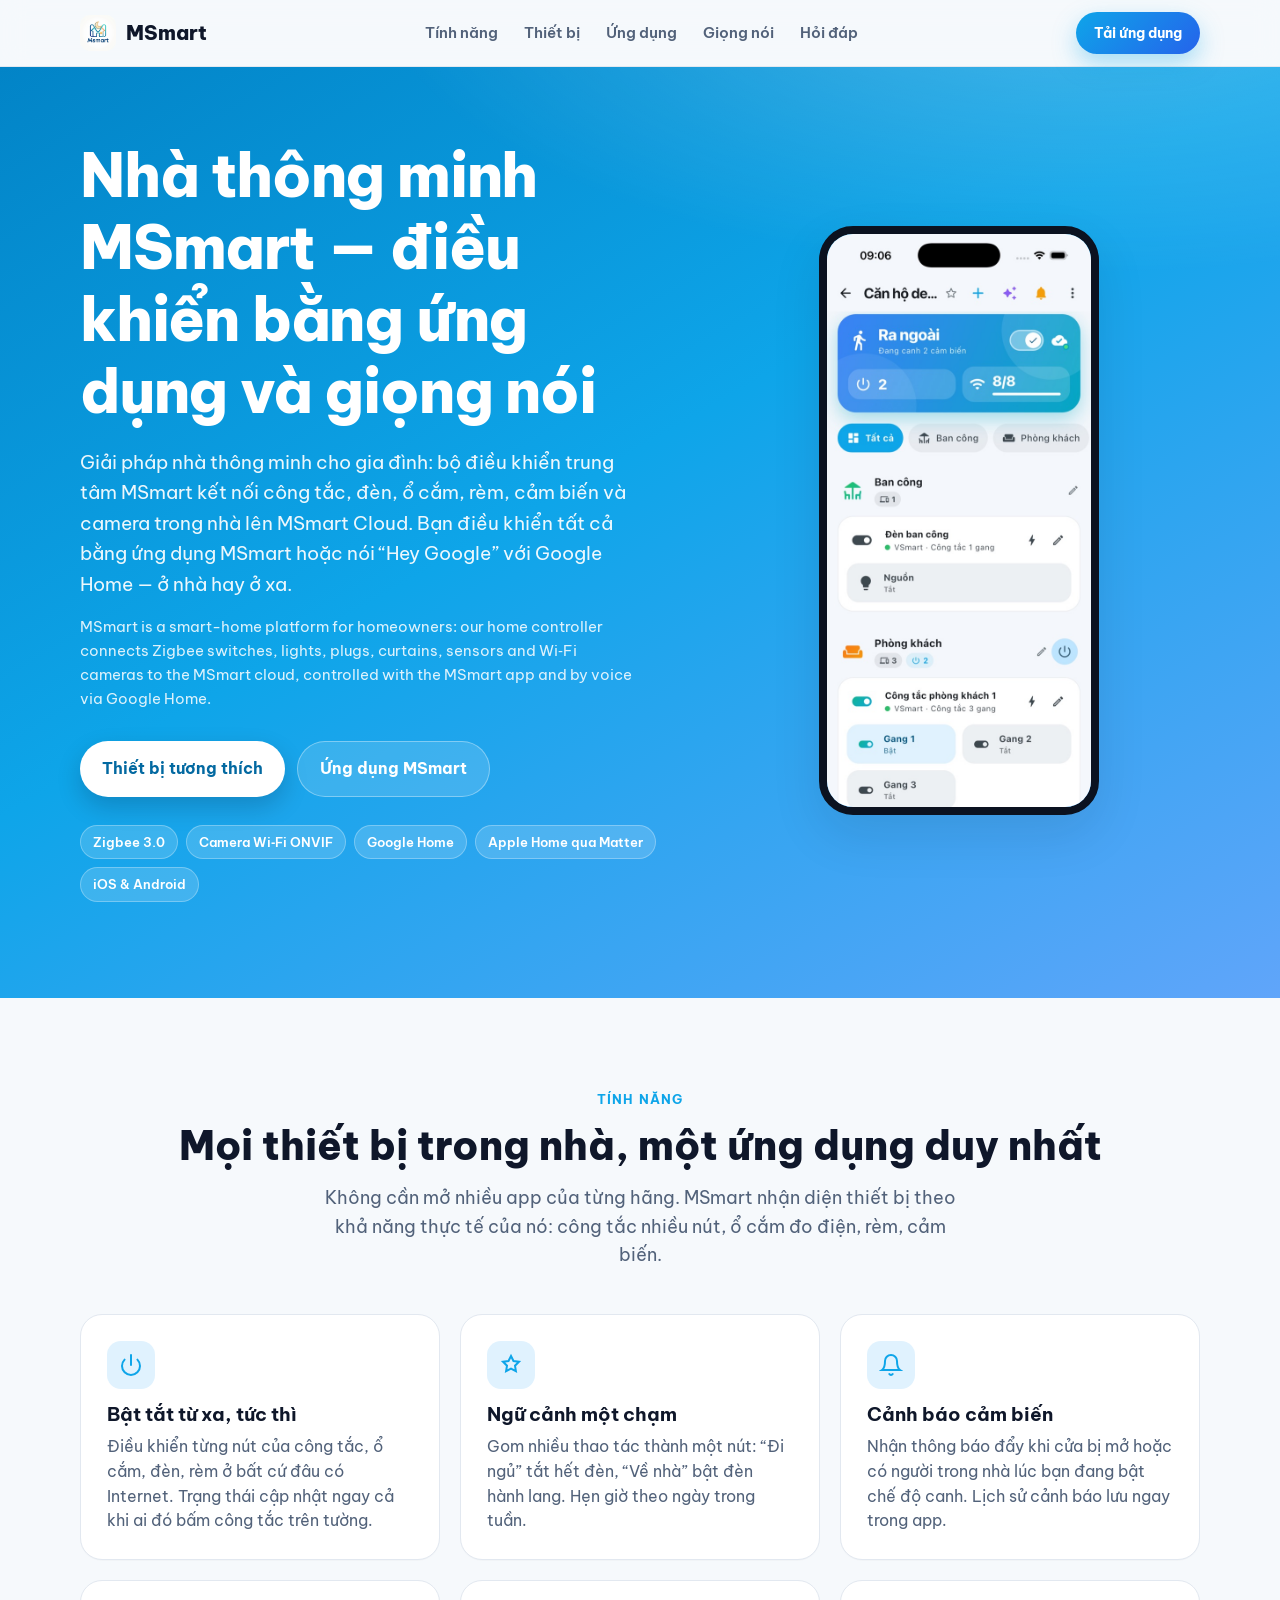
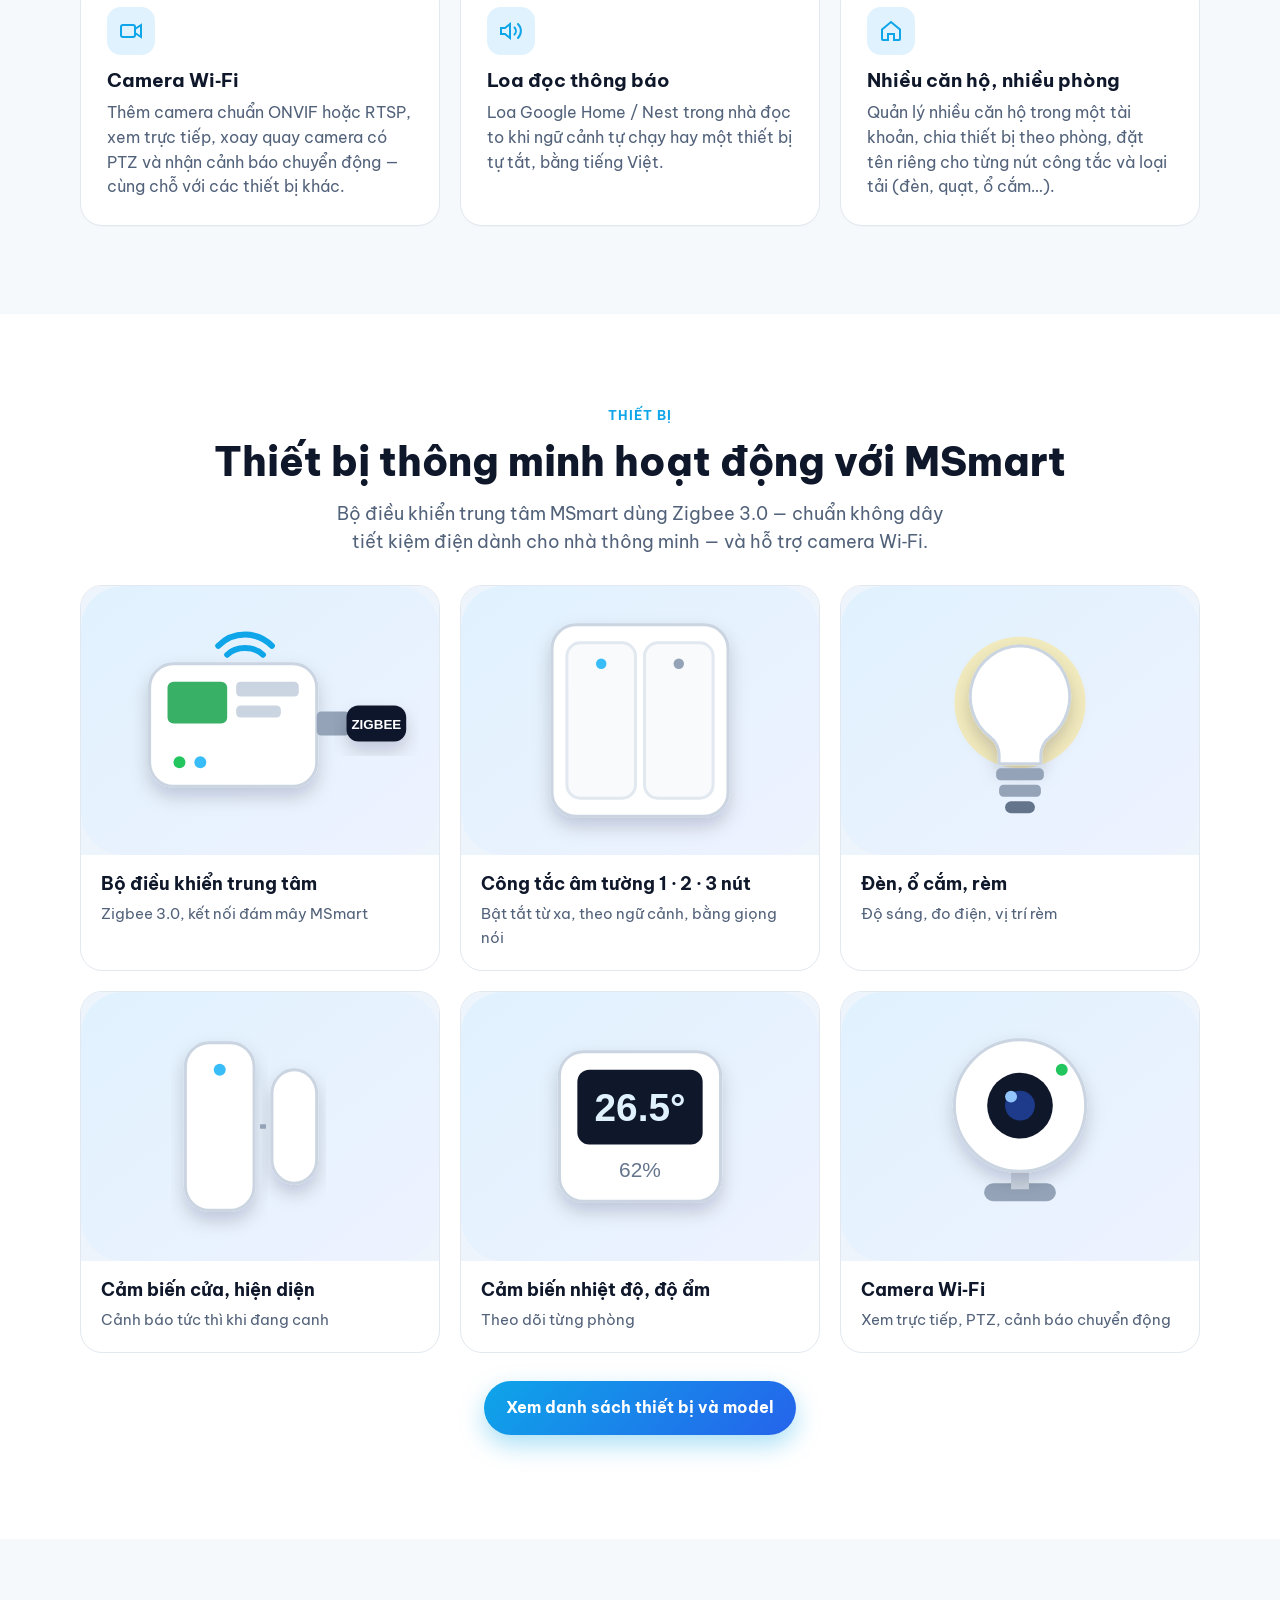
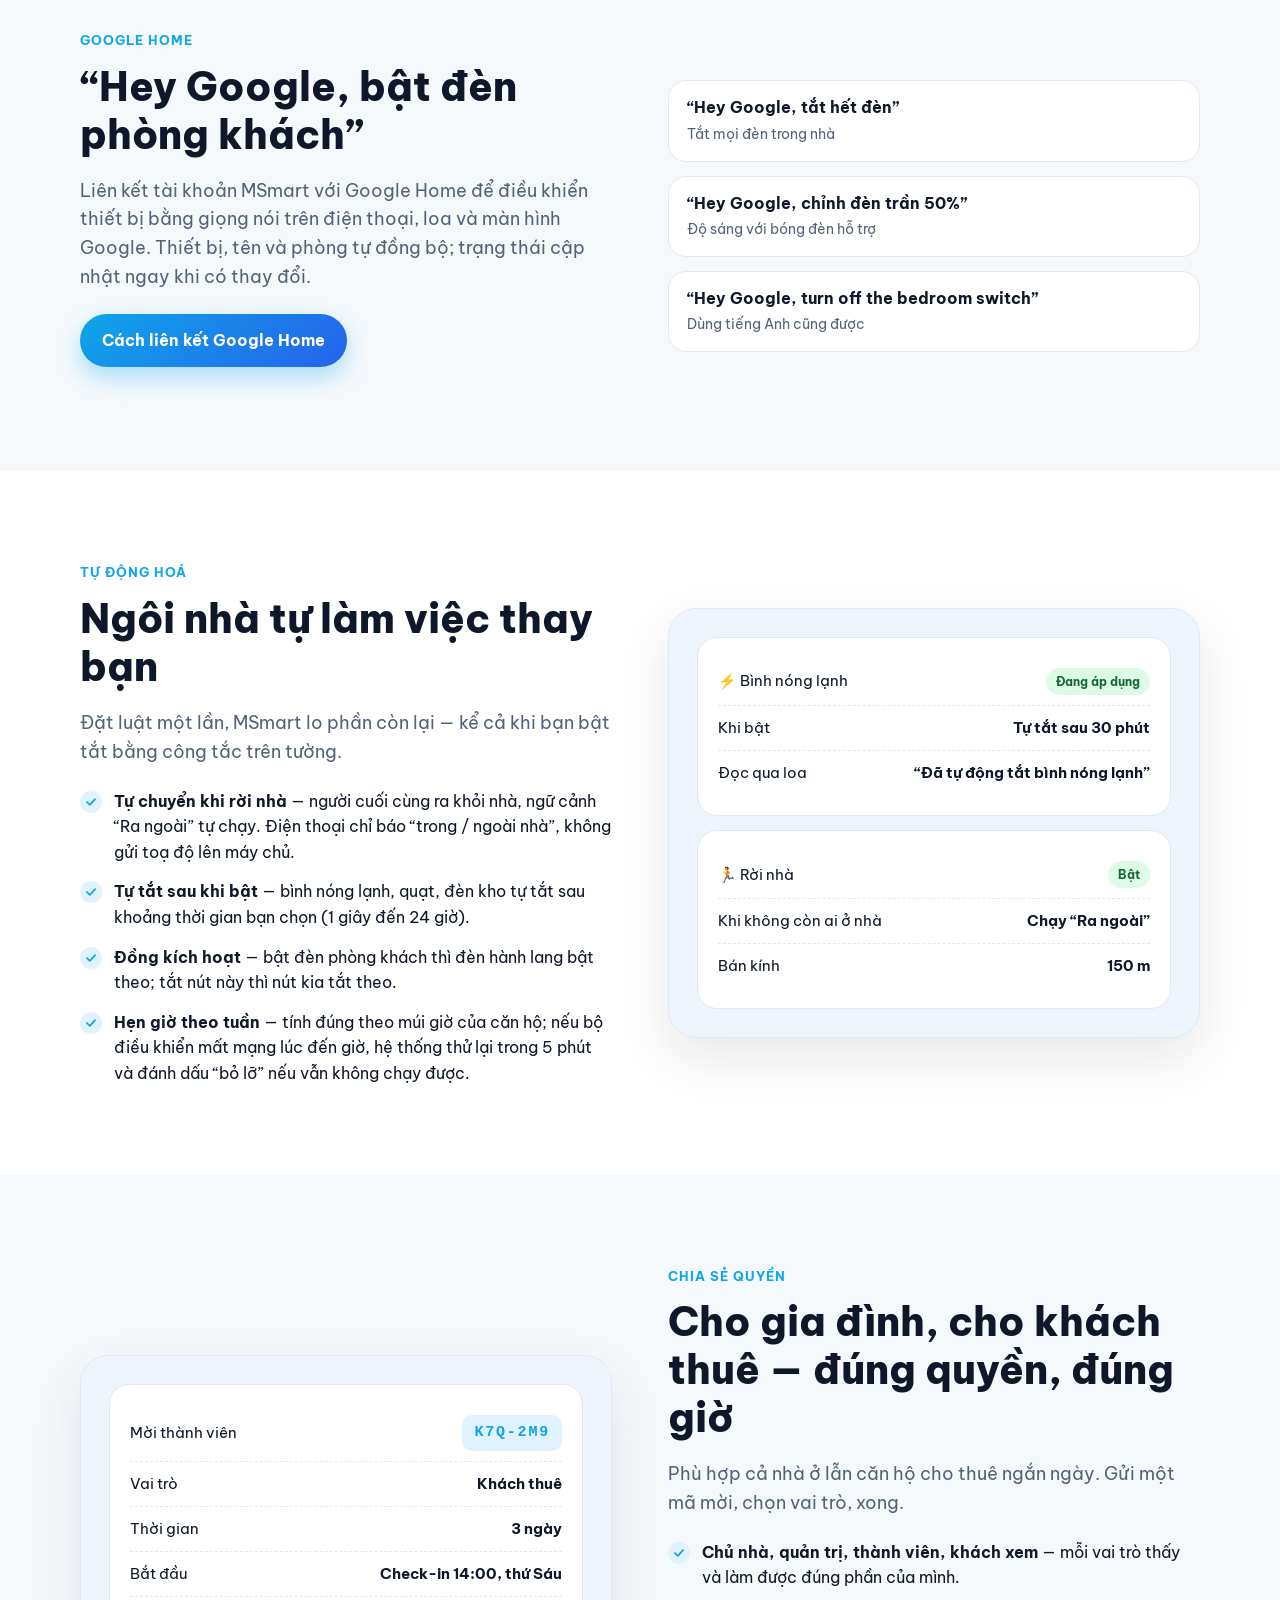
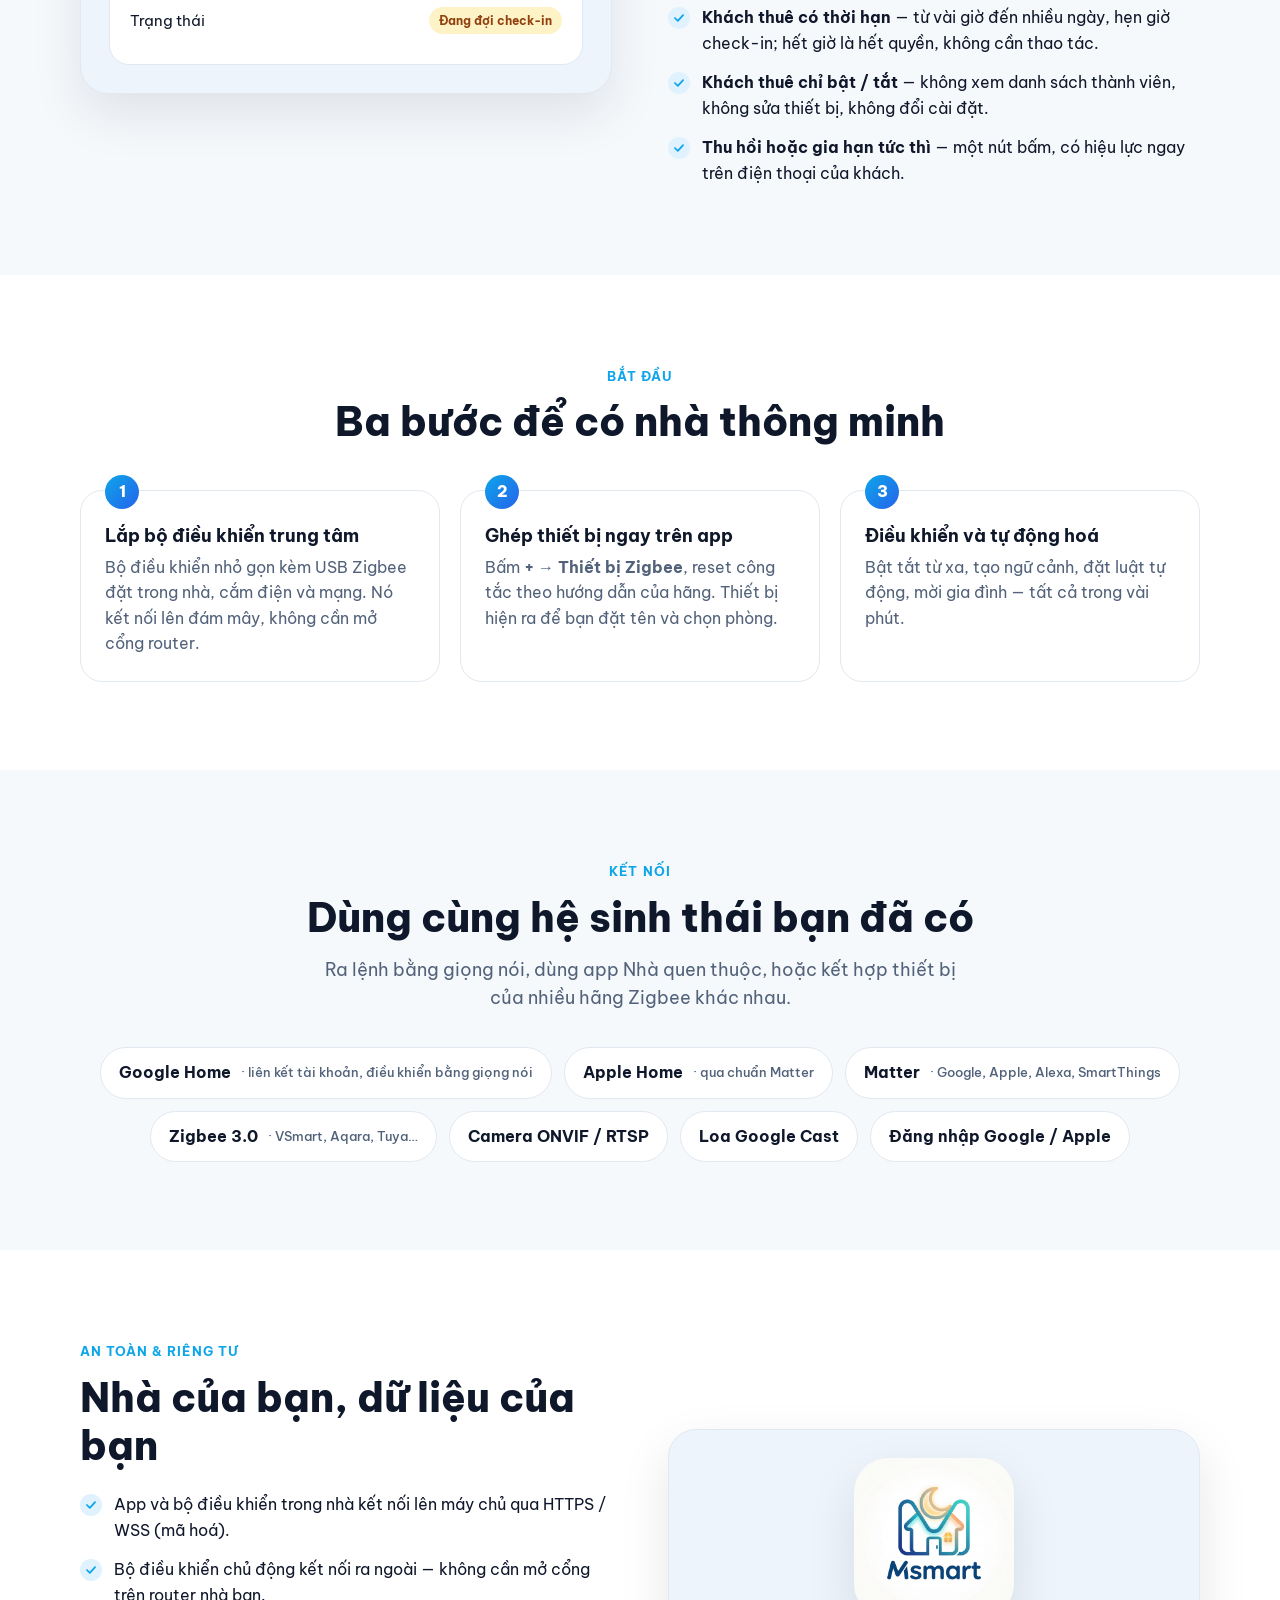
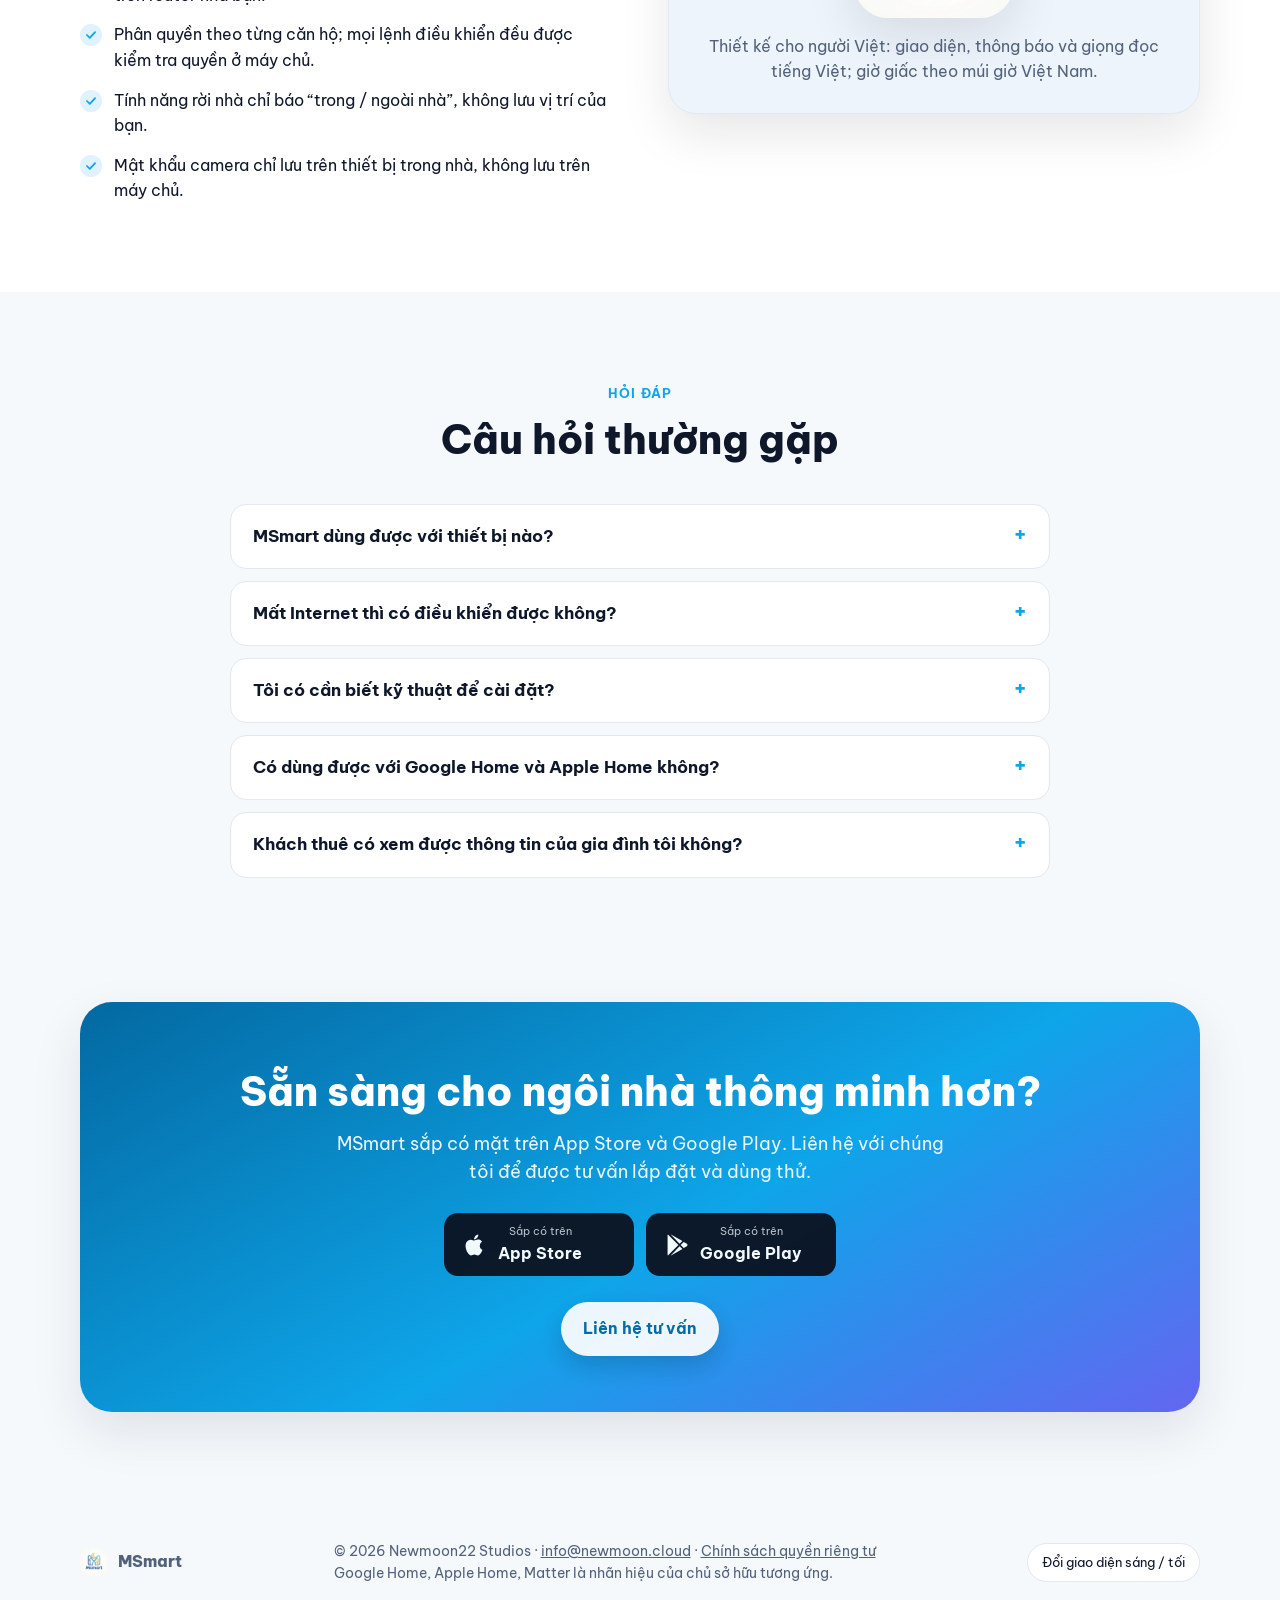
<file: web/index.html>
<!doctype html>
<html lang="vi">
<head>
<meta charset="utf-8">
<meta name="viewport" content="width=device-width, initial-scale=1">
<title>MSmart — Nhà thông minh điều khiển bằng ứng dụng và Google Home</title>
<meta name="description" content="MSmart: giải pháp nhà thông minh cho gia đình — bộ điều khiển trung tâm Zigbee kết nối công tắc, đèn, ổ cắm, rèm, cảm biến, camera; điều khiển bằng ứng dụng iOS/Android và giọng nói qua Google Home.">
<meta name="theme-color" content="#0ea5e9">
<link rel="icon" href="assets/logo.png">
<meta property="og:title" content="MSmart — Điều khiển ngôi nhà của bạn, ở mọi nơi">
<meta property="og:description" content="Công tắc, cảm biến, camera trong một ứng dụng. Ngữ cảnh, tự động hoá, chia sẻ quyền, Google Home & Apple Home.">
<meta property="og:image" content="assets/logo.png">
<link rel="preconnect" href="https://fonts.googleapis.com">
<link rel="preconnect" href="https://fonts.gstatic.com" crossorigin>
<link href="https://fonts.googleapis.com/css2?family=Be+Vietnam+Pro:wght@400;500;600;700;800&display=swap" rel="stylesheet">
<link rel="stylesheet" href="assets/site.css">
</head>
<body>

<header class="nav">
  <div class="wrap">
    <a class="logo" href="#"><img src="assets/logo.png" alt="">MSmart</a>
    <nav aria-label="Mục lục">
      <a href="#tinh-nang">Tính năng</a>
      <a href="devices.html">Thiết bị</a>
      <a href="app.html">Ứng dụng</a>
      <a href="app.html#giong-noi">Giọng nói</a>
      <a href="#hoi-dap">Hỏi đáp</a>
    </nav>
    <a class="btn btn-brand" href="app.html#tai-app">Tải ứng dụng</a>
  </div>
</header>

<main>
<!-- HERO -->
<section class="hero">
  <div class="wrap">
    <div>
      <h1>Nhà thông minh MSmart — điều khiển bằng ứng dụng và giọng nói</h1>
      <p>Giải pháp nhà thông minh cho gia đình: bộ điều khiển trung tâm MSmart kết nối công tắc, đèn, ổ cắm, rèm, cảm biến và camera trong nhà lên MSmart Cloud. Bạn điều khiển tất cả bằng ứng dụng MSmart hoặc nói “Hey Google” với Google Home — ở nhà hay ở xa.</p>
      <p style="font-size:15px;opacity:.85;margin-top:-14px">MSmart is a smart-home platform for homeowners: our home controller connects Zigbee switches, lights, plugs, curtains, sensors and Wi‑Fi cameras to the MSmart cloud, controlled with the MSmart app and by voice via Google Home.</p>
      <div class="cta">
        <a class="btn btn-primary" href="devices.html">Thiết bị tương thích</a>
        <a class="btn btn-ghost" href="app.html">Ứng dụng MSmart</a>
      </div>
      <div class="chips" aria-label="Điểm nổi bật">
        <span class="chip">Zigbee 3.0</span>
        <span class="chip">Camera Wi‑Fi ONVIF</span>
        <span class="chip">Google Home</span>
        <span class="chip">Apple Home qua Matter</span>
        <span class="chip">iOS &amp; Android</span>
      </div>
    </div>

    <div class="phone-wrap">
      <figure class="shot" style="margin:0"><img src="assets/screens/app-scene.jpg" alt="Ảnh chụp ứng dụng MSmart: tổng quan căn hộ với ngữ cảnh đang bật"></figure>
    </div>
  </div>
</section>

<!-- FEATURES -->
<section id="tinh-nang">
  <div class="wrap center">
    <span class="eyebrow">Tính năng</span>
    <h2>Mọi thiết bị trong nhà, một ứng dụng duy nhất</h2>
    <p class="lead">Không cần mở nhiều app của từng hãng. MSmart nhận diện thiết bị theo khả năng thực tế của nó: công tắc nhiều nút, ổ cắm đo điện, rèm, cảm biến.</p>
    <div class="grid" style="text-align:left">
      <div class="card">
        <div class="icon"><svg viewBox="0 0 24 24" fill="none" stroke="currentColor" stroke-width="2" stroke-linecap="round"><path d="M12 2v10"/><path d="M18.4 6.6a9 9 0 1 1-12.8 0"/></svg></div>
        <h3>Bật tắt từ xa, tức thì</h3>
        <p>Điều khiển từng nút của công tắc, ổ cắm, đèn, rèm ở bất cứ đâu có Internet. Trạng thái cập nhật ngay cả khi ai đó bấm công tắc trên tường.</p>
      </div>
      <div class="card">
        <div class="icon"><svg viewBox="0 0 24 24" fill="none" stroke="currentColor" stroke-width="2" stroke-linecap="round"><path d="M12 3l2.5 5 5.5.8-4 3.9.9 5.5-4.9-2.6-4.9 2.6.9-5.5-4-3.9 5.5-.8z"/></svg></div>
        <h3>Ngữ cảnh một chạm</h3>
        <p>Gom nhiều thao tác thành một nút: “Đi ngủ” tắt hết đèn, “Về nhà” bật đèn hành lang. Hẹn giờ theo ngày trong tuần.</p>
      </div>
      <div class="card">
        <div class="icon"><svg viewBox="0 0 24 24" fill="none" stroke="currentColor" stroke-width="2" stroke-linecap="round"><path d="M18 8a6 6 0 0 0-12 0c0 7-3 9-3 9h18s-3-2-3-9"/><path d="M13.7 21a2 2 0 0 1-3.4 0"/></svg></div>
        <h3>Cảnh báo cảm biến</h3>
        <p>Nhận thông báo đẩy khi cửa bị mở hoặc có người trong nhà lúc bạn đang bật chế độ canh. Lịch sử cảnh báo lưu ngay trong app.</p>
      </div>
      <div class="card">
        <div class="icon"><svg viewBox="0 0 24 24" fill="none" stroke="currentColor" stroke-width="2" stroke-linecap="round"><rect x="2" y="6" width="14" height="12" rx="2"/><path d="M16 10l6-4v12l-6-4"/></svg></div>
        <h3>Camera Wi‑Fi</h3>
        <p>Thêm camera chuẩn ONVIF hoặc RTSP, xem trực tiếp, xoay quay camera có PTZ và nhận cảnh báo chuyển động — cùng chỗ với các thiết bị khác.</p>
      </div>
      <div class="card">
        <div class="icon"><svg viewBox="0 0 24 24" fill="none" stroke="currentColor" stroke-width="2" stroke-linecap="round"><path d="M11 5L6 9H2v6h4l5 4z"/><path d="M15.5 8.5a5 5 0 0 1 0 7M19 5a10 10 0 0 1 0 14"/></svg></div>
        <h3>Loa đọc thông báo</h3>
        <p>Loa Google Home / Nest trong nhà đọc to khi ngữ cảnh tự chạy hay một thiết bị tự tắt, bằng tiếng Việt.</p>
      </div>
      <div class="card">
        <div class="icon"><svg viewBox="0 0 24 24" fill="none" stroke="currentColor" stroke-width="2" stroke-linecap="round"><path d="M3 10.5L12 3l9 7.5V20a1 1 0 0 1-1 1h-5v-6H9v6H4a1 1 0 0 1-1-1z"/></svg></div>
        <h3>Nhiều căn hộ, nhiều phòng</h3>
        <p>Quản lý nhiều căn hộ trong một tài khoản, chia thiết bị theo phòng, đặt tên riêng cho từng nút công tắc và loại tải (đèn, quạt, ổ cắm…).</p>
      </div>
    </div>
  </div>
</section>

<!-- DEVICES -->
<section id="thiet-bi" class="alt">
  <div class="wrap center">
    <span class="eyebrow">Thiết bị</span>
    <h2>Thiết bị thông minh hoạt động với MSmart</h2>
    <p class="lead">Bộ điều khiển trung tâm MSmart dùng Zigbee 3.0 — chuẩn không dây tiết kiệm điện dành cho nhà thông minh — và hỗ trợ camera Wi‑Fi.</p>
    <div class="dev-grid" style="text-align:left">
      <a class="dev" href="devices.html" style="text-decoration:none"><img src="assets/devices/hub.svg" alt="Hình minh hoạ bộ điều khiển trung tâm"><div class="body"><h3>Bộ điều khiển trung tâm</h3><p>Zigbee 3.0, kết nối đám mây MSmart</p></div></a>
      <a class="dev" href="devices.html" style="text-decoration:none"><img src="assets/devices/switch-2.svg" alt="Hình minh hoạ công tắc âm tường"><div class="body"><h3>Công tắc âm tường 1 · 2 · 3 nút</h3><p>Bật tắt từ xa, theo ngữ cảnh, bằng giọng nói</p></div></a>
      <a class="dev" href="devices.html" style="text-decoration:none"><img src="assets/devices/bulb.svg" alt="Hình minh hoạ bóng đèn thông minh"><div class="body"><h3>Đèn, ổ cắm, rèm</h3><p>Độ sáng, đo điện, vị trí rèm</p></div></a>
      <a class="dev" href="devices.html" style="text-decoration:none"><img src="assets/devices/door.svg" alt="Hình minh hoạ cảm biến cửa"><div class="body"><h3>Cảm biến cửa, hiện diện</h3><p>Cảnh báo tức thì khi đang canh</p></div></a>
      <a class="dev" href="devices.html" style="text-decoration:none"><img src="assets/devices/thermo.svg" alt="Hình minh hoạ cảm biến nhiệt độ"><div class="body"><h3>Cảm biến nhiệt độ, độ ẩm</h3><p>Theo dõi từng phòng</p></div></a>
      <a class="dev" href="devices.html" style="text-decoration:none"><img src="assets/devices/camera.svg" alt="Hình minh hoạ camera Wi‑Fi"><div class="body"><h3>Camera Wi‑Fi</h3><p>Xem trực tiếp, PTZ, cảnh báo chuyển động</p></div></a>
    </div>
    <p style="margin-top:28px"><a class="btn btn-brand" href="devices.html">Xem danh sách thiết bị và model</a></p>
  </div>
</section>

<!-- VOICE -->
<section id="giong-noi">
  <div class="wrap split">
    <div>
      <span class="eyebrow">Google Home</span>
      <h2>“Hey Google, bật đèn phòng khách”</h2>
      <p class="lead">Liên kết tài khoản MSmart với Google Home để điều khiển thiết bị bằng giọng nói trên điện thoại, loa và màn hình Google. Thiết bị, tên và phòng tự đồng bộ; trạng thái cập nhật ngay khi có thay đổi.</p>
      <p style="margin-top:22px"><a class="btn btn-brand" href="app.html#giong-noi">Cách liên kết Google Home</a></p>
    </div>
    <div class="voice" style="grid-template-columns:1fr">
      <div class="bubble"><b>“Hey Google, tắt hết đèn”</b><span>Tắt mọi đèn trong nhà</span></div>
      <div class="bubble"><b>“Hey Google, chỉnh đèn trần 50%”</b><span>Độ sáng với bóng đèn hỗ trợ</span></div>
      <div class="bubble"><b>“Hey Google, turn off the bedroom switch”</b><span>Dùng tiếng Anh cũng được</span></div>
    </div>
  </div>
</section>

<!-- AUTOMATION -->
<section id="tu-dong" class="alt">
  <div class="wrap split">
    <div>
      <span class="eyebrow">Tự động hoá</span>
      <h2>Ngôi nhà tự làm việc thay bạn</h2>
      <p class="lead">Đặt luật một lần, MSmart lo phần còn lại — kể cả khi bạn bật tắt bằng công tắc trên tường.</p>
      <ul class="list">
        <li><span><b>Tự chuyển khi rời nhà</b> — người cuối cùng ra khỏi nhà, ngữ cảnh “Ra ngoài” tự chạy. Điện thoại chỉ báo “trong / ngoài nhà”, không gửi toạ độ lên máy chủ.</span></li>
        <li><span><b>Tự tắt sau khi bật</b> — bình nóng lạnh, quạt, đèn kho tự tắt sau khoảng thời gian bạn chọn (1 giây đến 24 giờ).</span></li>
        <li><span><b>Đồng kích hoạt</b> — bật đèn phòng khách thì đèn hành lang bật theo; tắt nút này thì nút kia tắt theo.</span></li>
        <li><span><b>Hẹn giờ theo tuần</b> — tính đúng theo múi giờ của căn hộ; nếu bộ điều khiển mất mạng lúc đến giờ, hệ thống thử lại trong 5 phút và đánh dấu “bỏ lỡ” nếu vẫn không chạy được.</span></li>
      </ul>
    </div>
    <div class="panel">
      <div class="invite">
        <div class="row"><span>⚡ Bình nóng lạnh</span><span class="badge">Đang áp dụng</span></div>
        <div class="row"><span>Khi bật</span><b>Tự tắt sau 30 phút</b></div>
        <div class="row"><span>Đọc qua loa</span><b>“Đã tự động tắt bình nóng lạnh”</b></div>
      </div>
      <div class="invite" style="margin-top:14px">
        <div class="row"><span>🏃 Rời nhà</span><span class="badge">Bật</span></div>
        <div class="row"><span>Khi không còn ai ở nhà</span><b>Chạy “Ra ngoài”</b></div>
        <div class="row"><span>Bán kính</span><b>150 m</b></div>
      </div>
    </div>
  </div>
</section>

<!-- SHARING -->
<section id="chia-se">
  <div class="wrap split">
    <div class="panel" style="order:0">
      <div class="invite">
        <div class="row"><span>Mời thành viên</span><span class="code">K7Q-2M9</span></div>
        <div class="row"><span>Vai trò</span><b>Khách thuê</b></div>
        <div class="row"><span>Thời gian</span><b>3 ngày</b></div>
        <div class="row"><span>Bắt đầu</span><b>Check-in 14:00, thứ Sáu</b></div>
        <div class="row"><span>Trạng thái</span><span class="badge wait">Đang đợi check-in</span></div>
      </div>
    </div>
    <div>
      <span class="eyebrow">Chia sẻ quyền</span>
      <h2>Cho gia đình, cho khách thuê — đúng quyền, đúng giờ</h2>
      <p class="lead">Phù hợp cả nhà ở lẫn căn hộ cho thuê ngắn ngày. Gửi một mã mời, chọn vai trò, xong.</p>
      <ul class="list">
        <li><span><b>Chủ nhà, quản trị, thành viên, khách xem</b> — mỗi vai trò thấy và làm được đúng phần của mình.</span></li>
        <li><span><b>Khách thuê có thời hạn</b> — từ vài giờ đến nhiều ngày, hẹn giờ check-in; hết giờ là hết quyền, không cần thao tác.</span></li>
        <li><span><b>Khách thuê chỉ bật / tắt</b> — không xem danh sách thành viên, không sửa thiết bị, không đổi cài đặt.</span></li>
        <li><span><b>Thu hồi hoặc gia hạn tức thì</b> — một nút bấm, có hiệu lực ngay trên điện thoại của khách.</span></li>
      </ul>
    </div>
  </div>
</section>

<!-- HOW -->
<section class="alt">
  <div class="wrap center">
    <span class="eyebrow">Bắt đầu</span>
    <h2>Ba bước để có nhà thông minh</h2>
    <div class="steps" style="text-align:left">
      <div class="step"><h3>Lắp bộ điều khiển trung tâm</h3><p>Bộ điều khiển nhỏ gọn kèm USB Zigbee đặt trong nhà, cắm điện và mạng. Nó kết nối lên đám mây, không cần mở cổng router.</p></div>
      <div class="step"><h3>Ghép thiết bị ngay trên app</h3><p>Bấm <b>+</b> → <b>Thiết bị Zigbee</b>, reset công tắc theo hướng dẫn của hãng. Thiết bị hiện ra để bạn đặt tên và chọn phòng.</p></div>
      <div class="step"><h3>Điều khiển và tự động hoá</h3><p>Bật tắt từ xa, tạo ngữ cảnh, đặt luật tự động, mời gia đình — tất cả trong vài phút.</p></div>
    </div>
  </div>
</section>

<!-- INTEGRATIONS -->
<section id="ket-noi">
  <div class="wrap center">
    <span class="eyebrow">Kết nối</span>
    <h2>Dùng cùng hệ sinh thái bạn đã có</h2>
    <p class="lead">Ra lệnh bằng giọng nói, dùng app Nhà quen thuộc, hoặc kết hợp thiết bị của nhiều hãng Zigbee khác nhau.</p>
    <div class="logos">
      <span class="pill">Google Home <small>· liên kết tài khoản, điều khiển bằng giọng nói</small></span>
      <span class="pill">Apple Home <small>· qua chuẩn Matter</small></span>
      <span class="pill">Matter <small>· Google, Apple, Alexa, SmartThings</small></span>
      <span class="pill">Zigbee 3.0 <small>· VSmart, Aqara, Tuya…</small></span>
      <span class="pill">Camera ONVIF / RTSP</span>
      <span class="pill">Loa Google Cast</span>
      <span class="pill">Đăng nhập Google / Apple</span>
    </div>
  </div>
</section>

<!-- SECURITY -->
<section class="alt">
  <div class="wrap split">
    <div>
      <span class="eyebrow">An toàn &amp; riêng tư</span>
      <h2>Nhà của bạn, dữ liệu của bạn</h2>
      <ul class="list">
        <li><span>App và bộ điều khiển trong nhà kết nối lên máy chủ qua HTTPS / WSS (mã hoá).</span></li>
        <li><span>Bộ điều khiển chủ động kết nối ra ngoài — không cần mở cổng trên router nhà bạn.</span></li>
        <li><span>Phân quyền theo từng căn hộ; mọi lệnh điều khiển đều được kiểm tra quyền ở máy chủ.</span></li>
        <li><span>Tính năng rời nhà chỉ báo “trong / ngoài nhà”, không lưu vị trí của bạn.</span></li>
        <li><span>Mật khẩu camera chỉ lưu trên thiết bị trong nhà, không lưu trên máy chủ.</span></li>
      </ul>
    </div>
    <div class="panel center">
      <img src="assets/logo.png" alt="Logo MSmart" style="width:160px;margin:0 auto 16px;border-radius:34px;box-shadow:var(--shadow)">
      <p style="color:var(--muted);margin:0">Thiết kế cho người Việt: giao diện, thông báo và giọng đọc tiếng Việt; giờ giấc theo múi giờ Việt Nam.</p>
    </div>
  </div>
</section>

<!-- FAQ -->
<section id="hoi-dap">
  <div class="wrap">
    <div class="center"><span class="eyebrow">Hỏi đáp</span><h2>Câu hỏi thường gặp</h2></div>
    <div class="faq">
      <details><summary>MSmart dùng được với thiết bị nào?</summary><p>Công tắc, ổ cắm, rèm và cảm biến chuẩn Zigbee (VSmart, Aqara, Tuya Zigbee và nhiều hãng khác) qua bộ điều khiển trung tâm; camera Wi‑Fi hỗ trợ ONVIF hoặc RTSP. Thiết bị Tuya Wi‑Fi (không phải Zigbee) hiện chưa hỗ trợ.</p></details>
      <details><summary>Mất Internet thì có điều khiển được không?</summary><p>Công tắc trên tường vẫn hoạt động bình thường. Điều khiển qua app cần bộ điều khiển trung tâm có Internet; khi mạng trở lại, bộ điều khiển tự kết nối lại và trạng thái được đồng bộ.</p></details>
      <details><summary>Tôi có cần biết kỹ thuật để cài đặt?</summary><p>Không. Ghép thiết bị và đặt tên làm ngay trong app; mỗi bước đều có hướng dẫn.</p></details>
      <details><summary>Có dùng được với Google Home và Apple Home không?</summary><p>Có. Liên kết tài khoản MSmart trong ứng dụng Google Home để điều khiển bằng giọng nói; hoặc quét mã QR Matter trong app MSmart để đưa thiết bị vào Apple Home / Google Home. Matter cần thiết bị trung tâm Matter của hãng tương ứng (ví dụ loa Nest, Apple TV, HomePod) trong nhà.</p></details>
      <details><summary>Khách thuê có xem được thông tin của gia đình tôi không?</summary><p>Không. Khách thuê chỉ thấy phòng và thiết bị để bật / tắt, không thấy danh sách thành viên, không sửa được cài đặt, và mất quyền ngay khi hết hạn.</p></details>
    </div>
  </div>
</section>

<!-- CTA -->
<section id="tai-app" style="padding-top:24px">
  <div class="wrap">
    <div class="final">
      <h2>Sẵn sàng cho ngôi nhà thông minh hơn?</h2>
      <p>MSmart sắp có mặt trên App Store và Google Play. Liên hệ với chúng tôi để được tư vấn lắp đặt và dùng thử.</p>
      <div class="stores">
        <!-- TODO: thay href bằng link App Store / Google Play khi app được phát hành -->
        <span class="store" aria-label="Sắp có trên App Store"><svg viewBox="0 0 24 24" fill="currentColor"><path d="M16.4 12.6c0-2.4 2-3.6 2.1-3.7-1.1-1.7-2.9-1.9-3.5-1.9-1.5-.2-2.9.9-3.7.9-.8 0-1.9-.9-3.2-.8-1.6 0-3.1 1-4 2.4-1.7 2.9-.4 7.3 1.2 9.7.8 1.2 1.8 2.5 3 2.4 1.2 0 1.7-.8 3.1-.8s1.9.8 3.2.8c1.3 0 2.2-1.2 3-2.4.9-1.4 1.3-2.7 1.3-2.8 0 0-2.5-1-2.5-3.8zM14 5.4c.7-.8 1.1-1.9 1-3-1 0-2.1.7-2.8 1.5-.6.7-1.2 1.8-1 2.9 1.1.1 2.1-.6 2.8-1.4z"/></svg><span><small>Sắp có trên</small><b>App Store</b></span></span>
        <span class="store" aria-label="Sắp có trên Google Play"><svg viewBox="0 0 24 24" fill="currentColor"><path d="M3.6 2.3c-.2.2-.3.6-.3 1v17.4c0 .4.1.8.3 1l9.7-9.7zm10.8 10.8 2.6 2.6-11 6.3 8.4-8.9zm3.8-3.9 2.9 1.7c.8.5.8 1.7 0 2.2l-2.9 1.7-2.9-2.8zM6 2l11 6.3-2.6 2.6z"/></svg><span><small>Sắp có trên</small><b>Google Play</b></span></span>
      </div>
      <p style="margin:26px auto 0;font-size:16px"><a class="btn btn-primary" href="mailto:info@newmoon.cloud?subject=T%C6%B0%20v%E1%BA%A5n%20MSmart">Liên hệ tư vấn</a></p>
    </div>
  </div>
</section>
</main>

<footer>
  <div class="wrap">
    <div class="logo" style="font-size:16px"><img src="assets/logo.png" alt="" style="width:28px;height:28px">MSmart</div>
    <div>© <span id="y">2026</span> Newmoon22 Studios · <a href="mailto:info@newmoon.cloud">info@newmoon.cloud</a> · <a href="privacy.html">Chính sách quyền riêng tư</a><br>Google Home, Apple Home, Matter là nhãn hiệu của chủ sở hữu tương ứng.</div>
    <button class="theme-toggle" type="button" id="theme">Đổi giao diện sáng / tối</button>
  </div>
</footer>

<script>
document.getElementById('y').textContent = new Date().getFullYear();
(function () {
  var root = document.documentElement, key = 'msmart-theme';
  try { var saved = localStorage.getItem(key); if (saved) root.setAttribute('data-theme', saved); } catch (e) {}
  document.getElementById('theme').addEventListener('click', function () {
    var dark = root.getAttribute('data-theme') ? root.getAttribute('data-theme') === 'dark' : matchMedia('(prefers-color-scheme: dark)').matches;
    var next = dark ? 'light' : 'dark';
    root.setAttribute('data-theme', next);
    try { localStorage.setItem(key, next); } catch (e) {}
  });
})();
</script>
</body>
</html>
</file>
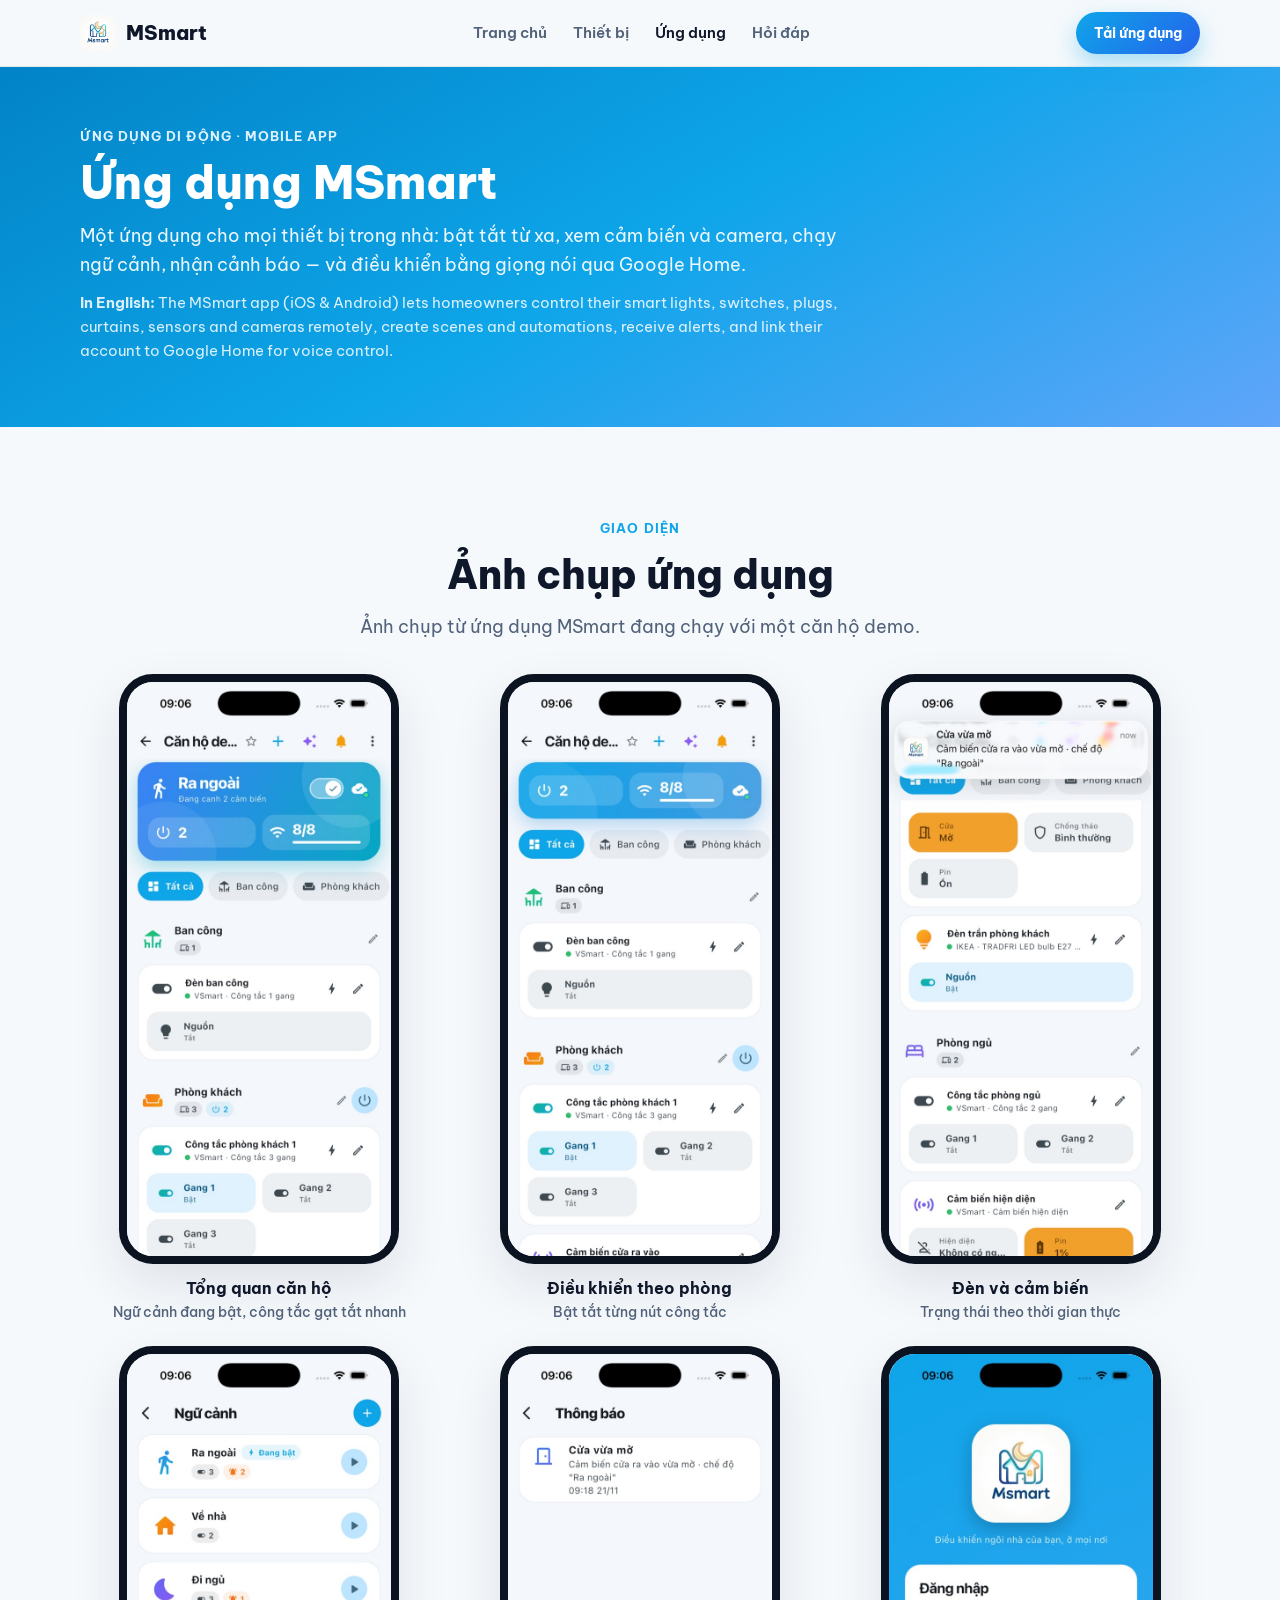
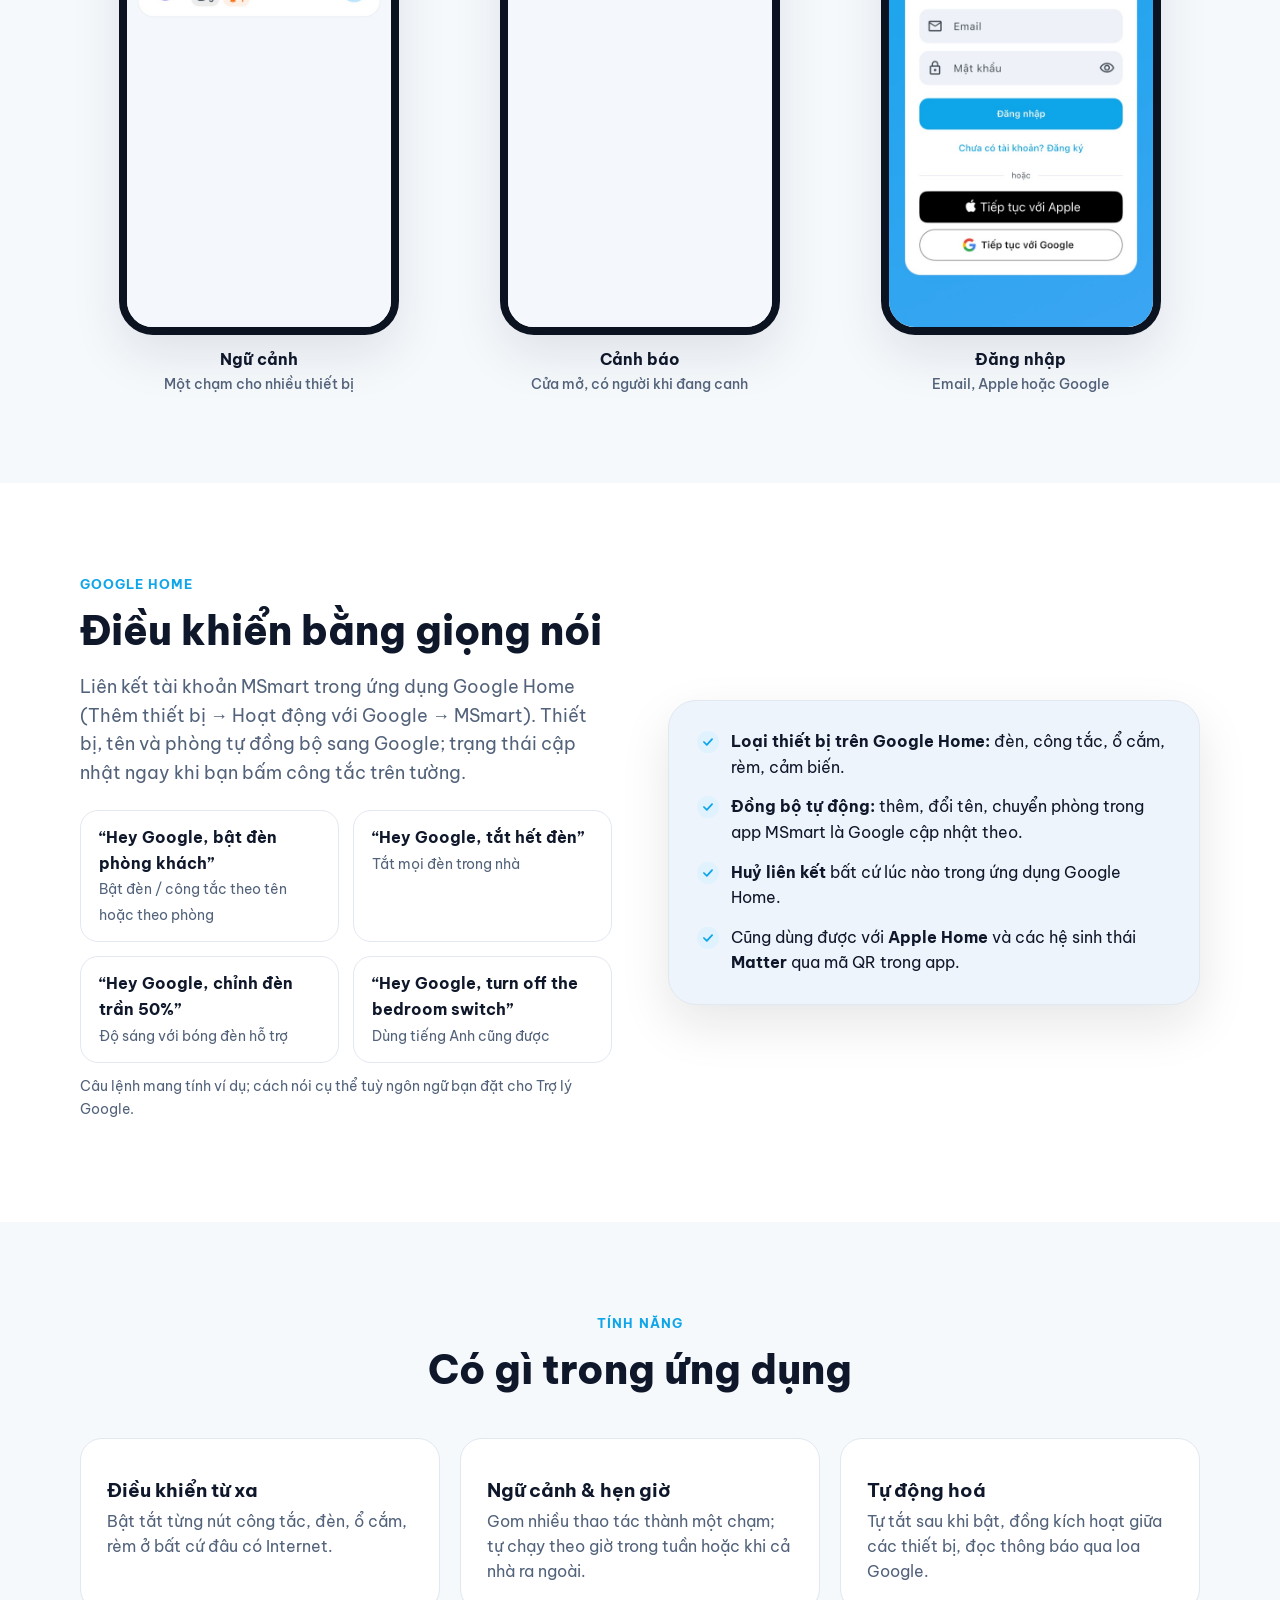
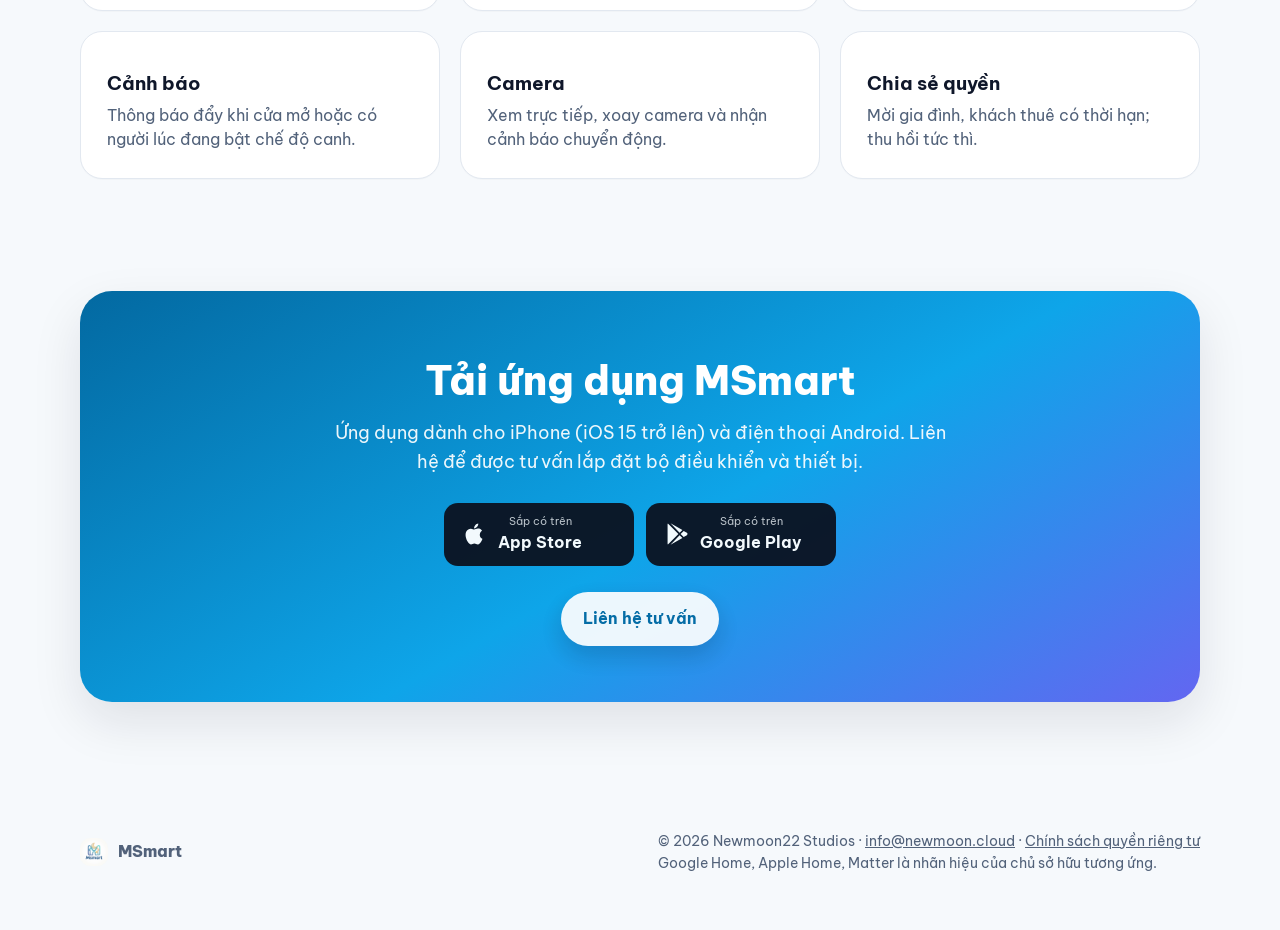
<file: web/app.html>
<!doctype html>
<html lang="vi">
<head>
<meta charset="utf-8">
<meta name="viewport" content="width=device-width, initial-scale=1">
<title>Ứng dụng MSmart — điều khiển nhà thông minh</title>
<meta name="description" content="Ứng dụng MSmart cho iOS và Android: điều khiển công tắc, đèn, cảm biến và camera trong nhà từ xa, bằng giọng nói qua Google Home, ngữ cảnh và tự động hoá.">
<meta name="theme-color" content="#0ea5e9">
<link rel="icon" href="assets/logo.png">
<link rel="preconnect" href="https://fonts.googleapis.com">
<link rel="preconnect" href="https://fonts.gstatic.com" crossorigin>
<link href="https://fonts.googleapis.com/css2?family=Be+Vietnam+Pro:wght@400;500;600;700;800&display=swap" rel="stylesheet">
<link rel="stylesheet" href="assets/site.css">
</head>
<body>

<header class="nav">
  <div class="wrap">
    <a class="logo" href="index.html"><img src="assets/logo.png" alt="">MSmart</a>
    <nav aria-label="Mục lục">
      <a href="index.html">Trang chủ</a>
      <a href="devices.html">Thiết bị</a>
      <a href="app.html" aria-current="page" style="color:var(--text)">Ứng dụng</a>
      <a href="index.html#hoi-dap">Hỏi đáp</a>
    </nav>
    <a class="btn btn-brand" href="#tai-app">Tải ứng dụng</a>
  </div>
</header>

<main>
<section class="page-hero">
  <div class="wrap">
    <span class="eyebrow">Ứng dụng di động · Mobile app</span>
    <h1>Ứng dụng MSmart</h1>
    <p>Một ứng dụng cho mọi thiết bị trong nhà: bật tắt từ xa, xem cảm biến và camera, chạy ngữ cảnh, nhận cảnh báo — và điều khiển bằng giọng nói qua Google Home.</p>
    <p class="en"><b>In English:</b> The MSmart app (iOS &amp; Android) lets homeowners control their smart lights, switches, plugs, curtains, sensors and cameras remotely, create scenes and automations, receive alerts, and link their account to Google Home for voice control.</p>
  </div>
</section>

<section>
  <div class="wrap center">
    <span class="eyebrow">Giao diện</span>
    <h2>Ảnh chụp ứng dụng</h2>
    <p class="lead">Ảnh chụp từ ứng dụng MSmart đang chạy với một căn hộ demo.</p>
    <div class="shots">
      <figure class="shot"><img src="assets/screens/app-scene.jpg" alt="Màn hình căn hộ: ngữ cảnh đang bật, số thiết bị đang bật và online" loading="lazy"><figcaption>Tổng quan căn hộ<small>Ngữ cảnh đang bật, công tắc gạt tắt nhanh</small></figcaption></figure>
      <figure class="shot"><img src="assets/screens/app-home.jpg" alt="Màn hình điều khiển công tắc từng nút theo phòng" loading="lazy"><figcaption>Điều khiển theo phòng<small>Bật tắt từng nút công tắc</small></figcaption></figure>
      <figure class="shot"><img src="assets/screens/app-devices.jpg" alt="Màn hình cảm biến cửa, bóng đèn và cảm biến hiện diện" loading="lazy"><figcaption>Đèn và cảm biến<small>Trạng thái theo thời gian thực</small></figcaption></figure>
      <figure class="shot"><img src="assets/screens/app-scenes.jpg" alt="Màn hình danh sách ngữ cảnh" loading="lazy"><figcaption>Ngữ cảnh<small>Một chạm cho nhiều thiết bị</small></figcaption></figure>
      <figure class="shot"><img src="assets/screens/app-alerts.jpg" alt="Màn hình thông báo cửa vừa mở" loading="lazy"><figcaption>Cảnh báo<small>Cửa mở, có người khi đang canh</small></figcaption></figure>
      <figure class="shot"><img src="assets/screens/app-login.jpg" alt="Màn hình đăng nhập với Apple và Google" loading="lazy"><figcaption>Đăng nhập<small>Email, Apple hoặc Google</small></figcaption></figure>
    </div>
  </div>
</section>

<section class="alt" id="giong-noi">
  <div class="wrap split">
    <div>
      <span class="eyebrow">Google Home</span>
      <h2>Điều khiển bằng giọng nói</h2>
      <p class="lead">Liên kết tài khoản MSmart trong ứng dụng Google Home (Thêm thiết bị → Hoạt động với Google → MSmart). Thiết bị, tên và phòng tự đồng bộ sang Google; trạng thái cập nhật ngay khi bạn bấm công tắc trên tường.</p>
      <div class="voice">
        <div class="bubble"><b>“Hey Google, bật đèn phòng khách”</b><span>Bật đèn / công tắc theo tên hoặc theo phòng</span></div>
        <div class="bubble"><b>“Hey Google, tắt hết đèn”</b><span>Tắt mọi đèn trong nhà</span></div>
        <div class="bubble"><b>“Hey Google, chỉnh đèn trần 50%”</b><span>Độ sáng với bóng đèn hỗ trợ</span></div>
        <div class="bubble"><b>“Hey Google, turn off the bedroom switch”</b><span>Dùng tiếng Anh cũng được</span></div>
      </div>
      <p style="color:var(--muted);font-size:14px;margin-top:12px">Câu lệnh mang tính ví dụ; cách nói cụ thể tuỳ ngôn ngữ bạn đặt cho Trợ lý Google.</p>
    </div>
    <div class="panel">
      <ul class="list" style="margin:0">
        <li><span><b>Loại thiết bị trên Google Home:</b> đèn, công tắc, ổ cắm, rèm, cảm biến.</span></li>
        <li><span><b>Đồng bộ tự động:</b> thêm, đổi tên, chuyển phòng trong app MSmart là Google cập nhật theo.</span></li>
        <li><span><b>Huỷ liên kết</b> bất cứ lúc nào trong ứng dụng Google Home.</span></li>
        <li><span>Cũng dùng được với <b>Apple Home</b> và các hệ sinh thái <b>Matter</b> qua mã QR trong app.</span></li>
      </ul>
    </div>
  </div>
</section>

<section>
  <div class="wrap">
    <div class="center"><span class="eyebrow">Tính năng</span><h2>Có gì trong ứng dụng</h2></div>
    <div class="grid">
      <div class="card"><h3>Điều khiển từ xa</h3><p>Bật tắt từng nút công tắc, đèn, ổ cắm, rèm ở bất cứ đâu có Internet.</p></div>
      <div class="card"><h3>Ngữ cảnh &amp; hẹn giờ</h3><p>Gom nhiều thao tác thành một chạm; tự chạy theo giờ trong tuần hoặc khi cả nhà ra ngoài.</p></div>
      <div class="card"><h3>Tự động hoá</h3><p>Tự tắt sau khi bật, đồng kích hoạt giữa các thiết bị, đọc thông báo qua loa Google.</p></div>
      <div class="card"><h3>Cảnh báo</h3><p>Thông báo đẩy khi cửa mở hoặc có người lúc đang bật chế độ canh.</p></div>
      <div class="card"><h3>Camera</h3><p>Xem trực tiếp, xoay camera và nhận cảnh báo chuyển động.</p></div>
      <div class="card"><h3>Chia sẻ quyền</h3><p>Mời gia đình, khách thuê có thời hạn; thu hồi tức thì.</p></div>
    </div>
  </div>
</section>

<section id="tai-app" style="padding-top:24px">
  <div class="wrap">
    <div class="final">
      <h2>Tải ứng dụng MSmart</h2>
      <p>Ứng dụng dành cho iPhone (iOS 15 trở lên) và điện thoại Android. Liên hệ để được tư vấn lắp đặt bộ điều khiển và thiết bị.</p>
      <div class="stores">
        <!-- TODO: thay bằng link App Store / Google Play khi app được phát hành -->
        <span class="store" aria-label="Sắp có trên App Store"><svg viewBox="0 0 24 24" fill="currentColor"><path d="M16.4 12.6c0-2.4 2-3.6 2.1-3.7-1.1-1.7-2.9-1.9-3.5-1.9-1.5-.2-2.9.9-3.7.9-.8 0-1.9-.9-3.2-.8-1.6 0-3.1 1-4 2.4-1.7 2.9-.4 7.3 1.2 9.7.8 1.2 1.8 2.5 3 2.4 1.2 0 1.7-.8 3.1-.8s1.9.8 3.2.8c1.3 0 2.2-1.2 3-2.4.9-1.4 1.3-2.7 1.3-2.8 0 0-2.5-1-2.5-3.8zM14 5.4c.7-.8 1.1-1.9 1-3-1 0-2.1.7-2.8 1.5-.6.7-1.2 1.8-1 2.9 1.1.1 2.1-.6 2.8-1.4z"/></svg><span><small>Sắp có trên</small><b>App Store</b></span></span>
        <span class="store" aria-label="Sắp có trên Google Play"><svg viewBox="0 0 24 24" fill="currentColor"><path d="M3.6 2.3c-.2.2-.3.6-.3 1v17.4c0 .4.1.8.3 1l9.7-9.7zm10.8 10.8 2.6 2.6-11 6.3 8.4-8.9zm3.8-3.9 2.9 1.7c.8.5.8 1.7 0 2.2l-2.9 1.7-2.9-2.8zM6 2l11 6.3-2.6 2.6z"/></svg><span><small>Sắp có trên</small><b>Google Play</b></span></span>
      </div>
      <p style="margin:26px auto 0;font-size:16px"><a class="btn btn-primary" href="mailto:info@newmoon.cloud?subject=T%C6%B0%20v%E1%BA%A5n%20MSmart">Liên hệ tư vấn</a></p>
    </div>
  </div>
</section>
</main>

<footer>
  <div class="wrap">
    <div class="logo" style="font-size:16px"><img src="assets/logo.png" alt="" style="width:28px;height:28px">MSmart</div>
    <div>© <span id="y">2026</span> Newmoon22 Studios · <a href="mailto:info@newmoon.cloud">info@newmoon.cloud</a> · <a href="privacy.html">Chính sách quyền riêng tư</a><br>Google Home, Apple Home, Matter là nhãn hiệu của chủ sở hữu tương ứng.</div>
  </div>
</footer>
<script>document.getElementById('y').textContent = new Date().getFullYear();</script>
</body>
</html>
</file>
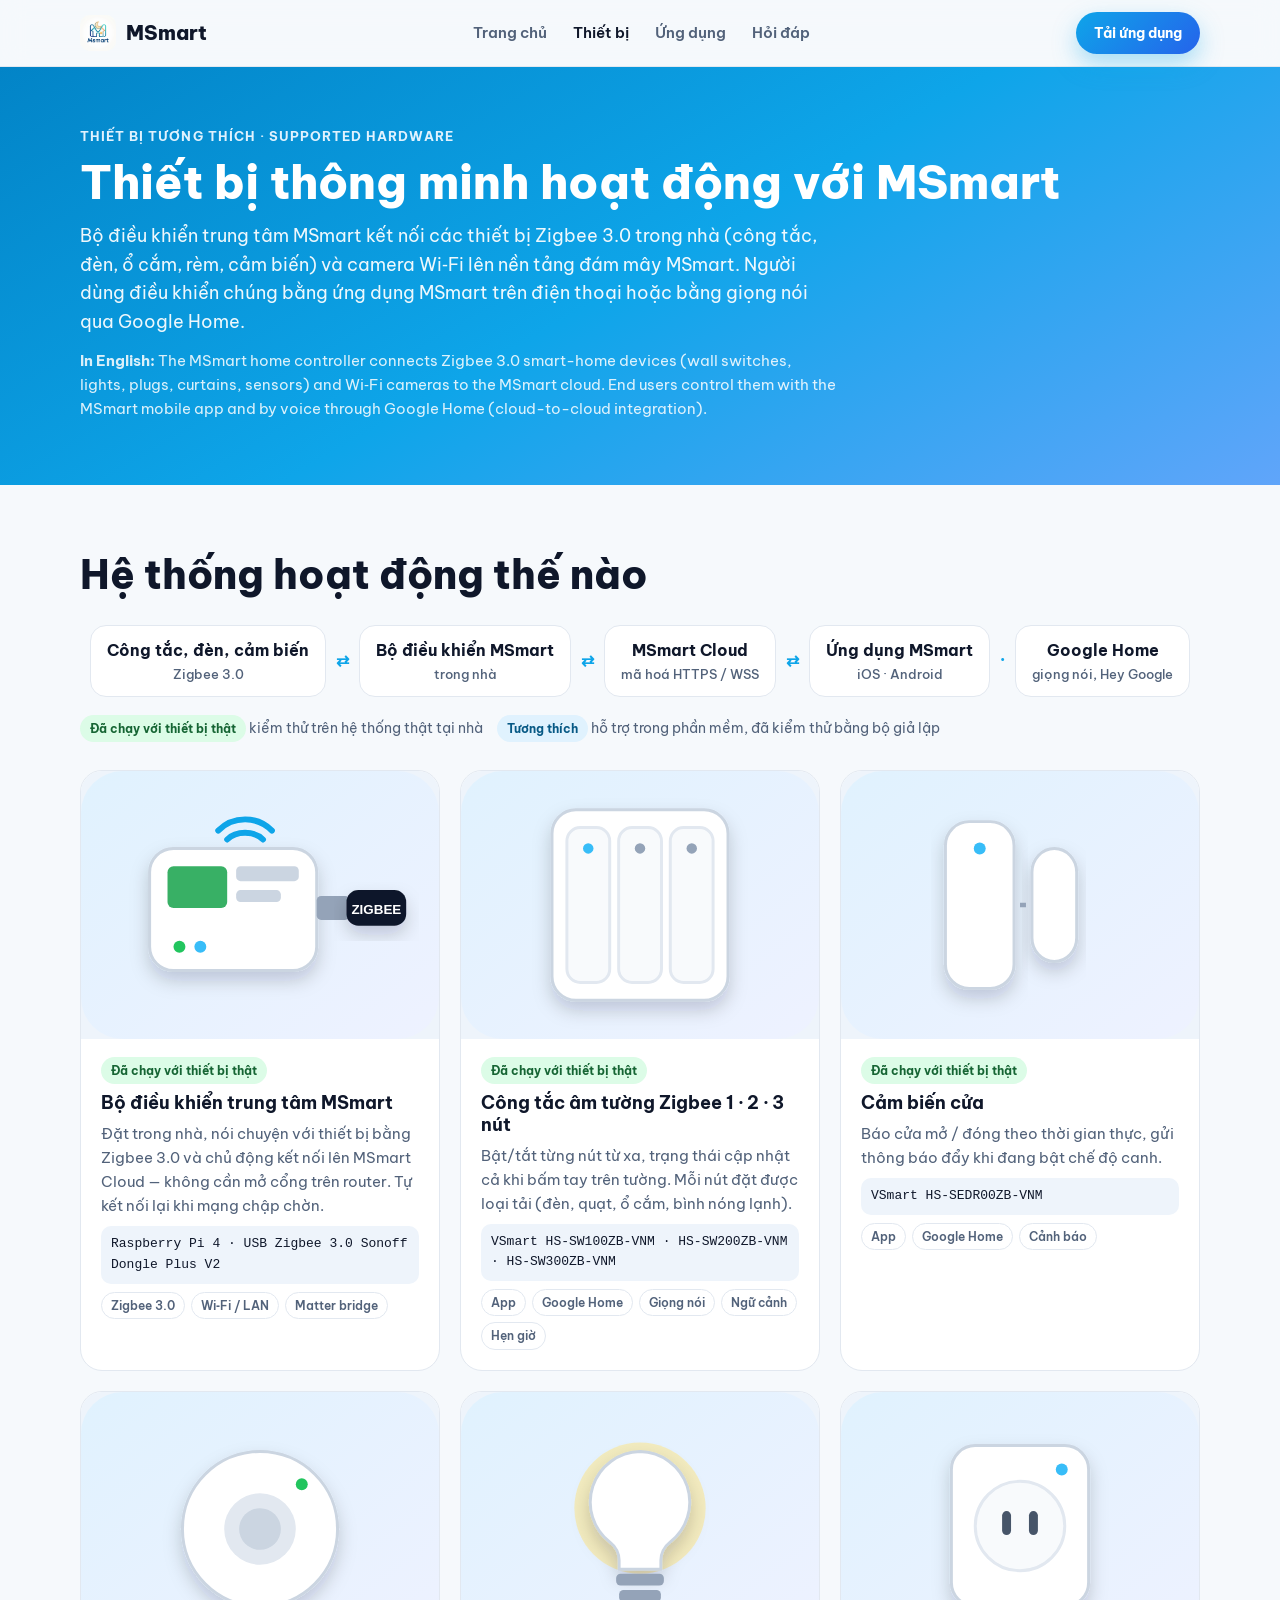
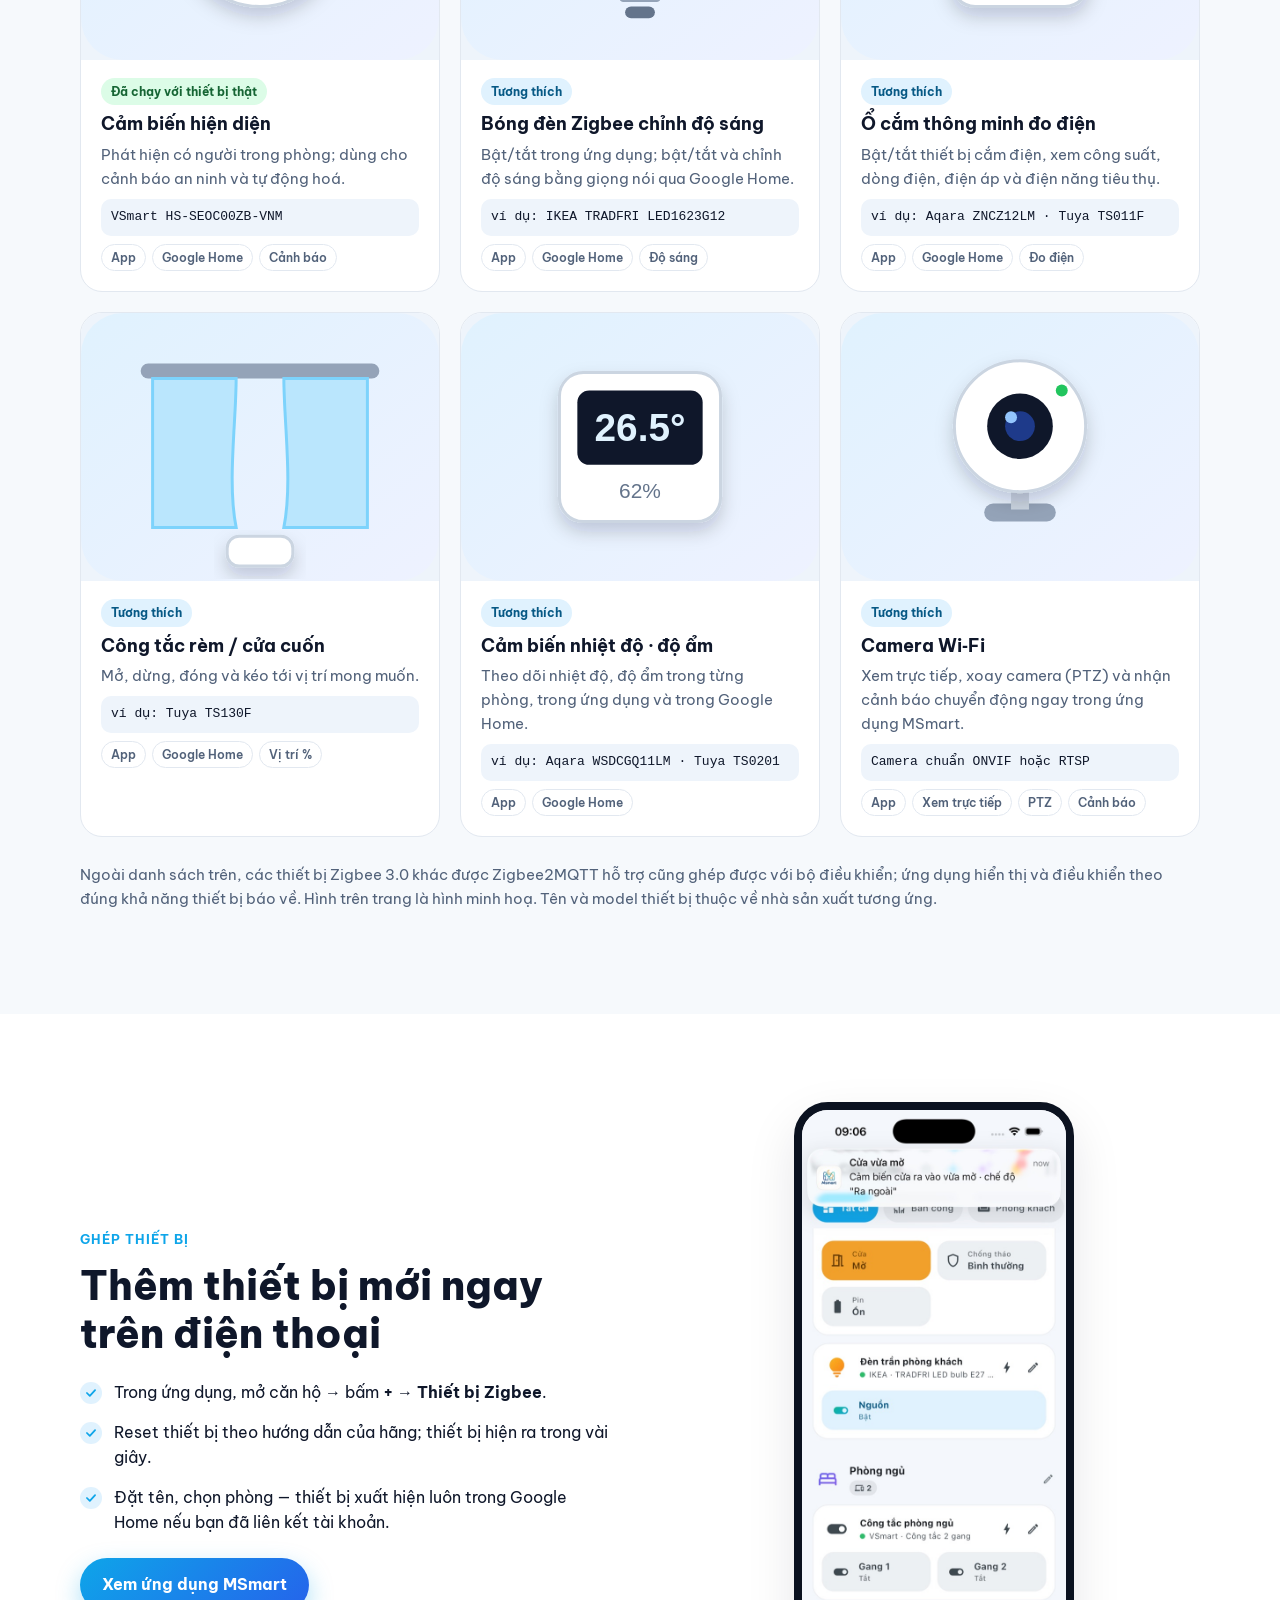
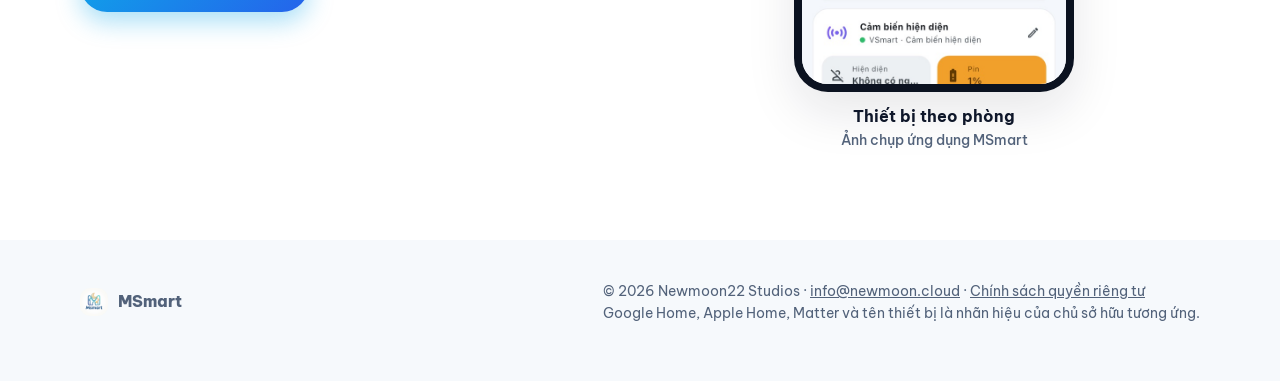
<file: web/devices.html>
<!doctype html>
<html lang="vi">
<head>
<meta charset="utf-8">
<meta name="viewport" content="width=device-width, initial-scale=1">
<title>Thiết bị tương thích — MSmart</title>
<meta name="description" content="Danh sách thiết bị nhà thông minh MSmart hỗ trợ: bộ điều khiển trung tâm Zigbee, công tắc âm tường, bóng đèn, ổ cắm, rèm, cảm biến và camera Wi‑Fi — điều khiển bằng ứng dụng và Google Home.">
<meta name="theme-color" content="#0ea5e9">
<link rel="icon" href="assets/logo.png">
<link rel="preconnect" href="https://fonts.googleapis.com">
<link rel="preconnect" href="https://fonts.gstatic.com" crossorigin>
<link href="https://fonts.googleapis.com/css2?family=Be+Vietnam+Pro:wght@400;500;600;700;800&display=swap" rel="stylesheet">
<link rel="stylesheet" href="assets/site.css">
</head>
<body>

<header class="nav">
  <div class="wrap">
    <a class="logo" href="index.html"><img src="assets/logo.png" alt="">MSmart</a>
    <nav aria-label="Mục lục">
      <a href="index.html">Trang chủ</a>
      <a href="devices.html" aria-current="page" style="color:var(--text)">Thiết bị</a>
      <a href="app.html">Ứng dụng</a>
      <a href="index.html#hoi-dap">Hỏi đáp</a>
    </nav>
    <a class="btn btn-brand" href="app.html#tai-app">Tải ứng dụng</a>
  </div>
</header>

<main>
<section class="page-hero">
  <div class="wrap">
    <span class="eyebrow">Thiết bị tương thích · Supported hardware</span>
    <h1>Thiết bị thông minh hoạt động với MSmart</h1>
    <p>Bộ điều khiển trung tâm MSmart kết nối các thiết bị Zigbee 3.0 trong nhà (công tắc, đèn, ổ cắm, rèm, cảm biến) và camera Wi‑Fi lên nền tảng đám mây MSmart. Người dùng điều khiển chúng bằng ứng dụng MSmart trên điện thoại hoặc bằng giọng nói qua Google Home.</p>
    <p class="en"><b>In English:</b> The MSmart home controller connects Zigbee 3.0 smart-home devices (wall switches, lights, plugs, curtains, sensors) and Wi‑Fi cameras to the MSmart cloud. End users control them with the MSmart mobile app and by voice through Google Home (cloud-to-cloud integration).</p>
  </div>
</section>

<section style="padding-top:56px">
  <div class="wrap">
    <h2>Hệ thống hoạt động thế nào</h2>
    <div class="arch" aria-label="Sơ đồ kết nối">
      <div class="node">Công tắc, đèn, cảm biến<small>Zigbee 3.0</small></div>
      <span class="arrow">⇄</span>
      <div class="node">Bộ điều khiển MSmart<small>trong nhà</small></div>
      <span class="arrow">⇄</span>
      <div class="node">MSmart Cloud<small>mã hoá HTTPS / WSS</small></div>
      <span class="arrow">⇄</span>
      <div class="node">Ứng dụng MSmart<small>iOS · Android</small></div>
      <span class="arrow">·</span>
      <div class="node">Google Home<small>giọng nói, Hey Google</small></div>
    </div>

    <div class="legend">
      <span><span class="tag real">Đã chạy với thiết bị thật</span> kiểm thử trên hệ thống thật tại nhà</span>
      <span><span class="tag sim">Tương thích</span> hỗ trợ trong phần mềm, đã kiểm thử bằng bộ giả lập</span>
    </div>

    <div class="dev-grid">
      <article class="dev">
        <img src="assets/devices/hub.svg" alt="Hình minh hoạ bộ điều khiển trung tâm MSmart với USB Zigbee">
        <div class="body">
          <span class="tag real">Đã chạy với thiết bị thật</span>
          <h3>Bộ điều khiển trung tâm MSmart</h3>
          <p>Đặt trong nhà, nói chuyện với thiết bị bằng Zigbee 3.0 và chủ động kết nối lên MSmart Cloud — không cần mở cổng trên router. Tự kết nối lại khi mạng chập chờn.</p>
          <div class="models">Raspberry Pi 4 · USB Zigbee 3.0 Sonoff Dongle Plus V2</div>
          <div class="caps"><span>Zigbee 3.0</span><span>Wi‑Fi / LAN</span><span>Matter bridge</span></div>
        </div>
      </article>

      <article class="dev">
        <img src="assets/devices/switch-3.svg" alt="Hình minh hoạ công tắc âm tường 3 nút">
        <div class="body">
          <span class="tag real">Đã chạy với thiết bị thật</span>
          <h3>Công tắc âm tường Zigbee 1 · 2 · 3 nút</h3>
          <p>Bật/tắt từng nút từ xa, trạng thái cập nhật cả khi bấm tay trên tường. Mỗi nút đặt được loại tải (đèn, quạt, ổ cắm, bình nóng lạnh).</p>
          <div class="models">VSmart HS-SW100ZB-VNM · HS-SW200ZB-VNM · HS-SW300ZB-VNM</div>
          <div class="caps"><span>App</span><span>Google Home</span><span>Giọng nói</span><span>Ngữ cảnh</span><span>Hẹn giờ</span></div>
        </div>
      </article>

      <article class="dev">
        <img src="assets/devices/door.svg" alt="Hình minh hoạ cảm biến cửa">
        <div class="body">
          <span class="tag real">Đã chạy với thiết bị thật</span>
          <h3>Cảm biến cửa</h3>
          <p>Báo cửa mở / đóng theo thời gian thực, gửi thông báo đẩy khi đang bật chế độ canh.</p>
          <div class="models">VSmart HS-SEDR00ZB-VNM</div>
          <div class="caps"><span>App</span><span>Google Home</span><span>Cảnh báo</span></div>
        </div>
      </article>

      <article class="dev">
        <img src="assets/devices/motion.svg" alt="Hình minh hoạ cảm biến hiện diện">
        <div class="body">
          <span class="tag real">Đã chạy với thiết bị thật</span>
          <h3>Cảm biến hiện diện</h3>
          <p>Phát hiện có người trong phòng; dùng cho cảnh báo an ninh và tự động hoá.</p>
          <div class="models">VSmart HS-SEOC00ZB-VNM</div>
          <div class="caps"><span>App</span><span>Google Home</span><span>Cảnh báo</span></div>
        </div>
      </article>

      <article class="dev">
        <img src="assets/devices/bulb.svg" alt="Hình minh hoạ bóng đèn thông minh">
        <div class="body">
          <span class="tag sim">Tương thích</span>
          <h3>Bóng đèn Zigbee chỉnh độ sáng</h3>
          <p>Bật/tắt trong ứng dụng; bật/tắt và chỉnh độ sáng bằng giọng nói qua Google Home.</p>
          <div class="models">ví dụ: IKEA TRADFRI LED1623G12</div>
          <div class="caps"><span>App</span><span>Google Home</span><span>Độ sáng</span></div>
        </div>
      </article>

      <article class="dev">
        <img src="assets/devices/plug.svg" alt="Hình minh hoạ ổ cắm thông minh">
        <div class="body">
          <span class="tag sim">Tương thích</span>
          <h3>Ổ cắm thông minh đo điện</h3>
          <p>Bật/tắt thiết bị cắm điện, xem công suất, dòng điện, điện áp và điện năng tiêu thụ.</p>
          <div class="models">ví dụ: Aqara ZNCZ12LM · Tuya TS011F</div>
          <div class="caps"><span>App</span><span>Google Home</span><span>Đo điện</span></div>
        </div>
      </article>

      <article class="dev">
        <img src="assets/devices/curtain.svg" alt="Hình minh hoạ rèm cửa tự động">
        <div class="body">
          <span class="tag sim">Tương thích</span>
          <h3>Công tắc rèm / cửa cuốn</h3>
          <p>Mở, dừng, đóng và kéo tới vị trí mong muốn.</p>
          <div class="models">ví dụ: Tuya TS130F</div>
          <div class="caps"><span>App</span><span>Google Home</span><span>Vị trí %</span></div>
        </div>
      </article>

      <article class="dev">
        <img src="assets/devices/thermo.svg" alt="Hình minh hoạ cảm biến nhiệt độ độ ẩm">
        <div class="body">
          <span class="tag sim">Tương thích</span>
          <h3>Cảm biến nhiệt độ · độ ẩm</h3>
          <p>Theo dõi nhiệt độ, độ ẩm trong từng phòng, trong ứng dụng và trong Google Home.</p>
          <div class="models">ví dụ: Aqara WSDCGQ11LM · Tuya TS0201</div>
          <div class="caps"><span>App</span><span>Google Home</span></div>
        </div>
      </article>

      <article class="dev">
        <img src="assets/devices/camera.svg" alt="Hình minh hoạ camera Wi‑Fi">
        <div class="body">
          <span class="tag sim">Tương thích</span>
          <h3>Camera Wi‑Fi</h3>
          <p>Xem trực tiếp, xoay camera (PTZ) và nhận cảnh báo chuyển động ngay trong ứng dụng MSmart.</p>
          <div class="models">Camera chuẩn ONVIF hoặc RTSP</div>
          <div class="caps"><span>App</span><span>Xem trực tiếp</span><span>PTZ</span><span>Cảnh báo</span></div>
        </div>
      </article>
    </div>

    <p style="color:var(--muted);margin-top:26px;font-size:15px">Ngoài danh sách trên, các thiết bị Zigbee 3.0 khác được Zigbee2MQTT hỗ trợ cũng ghép được với bộ điều khiển; ứng dụng hiển thị và điều khiển theo đúng khả năng thiết bị báo về. Hình trên trang là hình minh hoạ. Tên và model thiết bị thuộc về nhà sản xuất tương ứng.</p>
  </div>
</section>

<section class="alt">
  <div class="wrap split">
    <div>
      <span class="eyebrow">Ghép thiết bị</span>
      <h2>Thêm thiết bị mới ngay trên điện thoại</h2>
      <ul class="list">
        <li><span>Trong ứng dụng, mở căn hộ → bấm <b>+</b> → <b>Thiết bị Zigbee</b>.</span></li>
        <li><span>Reset thiết bị theo hướng dẫn của hãng; thiết bị hiện ra trong vài giây.</span></li>
        <li><span>Đặt tên, chọn phòng — thiết bị xuất hiện luôn trong Google Home nếu bạn đã liên kết tài khoản.</span></li>
      </ul>
      <p style="margin-top:22px"><a class="btn btn-brand" href="app.html">Xem ứng dụng MSmart</a></p>
    </div>
    <div class="shots" style="grid-template-columns:1fr;margin-top:0">
      <figure class="shot"><img src="assets/screens/app-devices.jpg" alt="Ảnh chụp màn hình ứng dụng MSmart: danh sách thiết bị theo phòng" loading="lazy"><figcaption>Thiết bị theo phòng<small>Ảnh chụp ứng dụng MSmart</small></figcaption></figure>
    </div>
  </div>
</section>
</main>

<footer>
  <div class="wrap">
    <div class="logo" style="font-size:16px"><img src="assets/logo.png" alt="" style="width:28px;height:28px">MSmart</div>
    <div>© <span id="y">2026</span> Newmoon22 Studios · <a href="mailto:info@newmoon.cloud">info@newmoon.cloud</a> · <a href="privacy.html">Chính sách quyền riêng tư</a><br>Google Home, Apple Home, Matter và tên thiết bị là nhãn hiệu của chủ sở hữu tương ứng.</div>
  </div>
</footer>
<script>document.getElementById('y').textContent = new Date().getFullYear();</script>
</body>
</html>
</file>
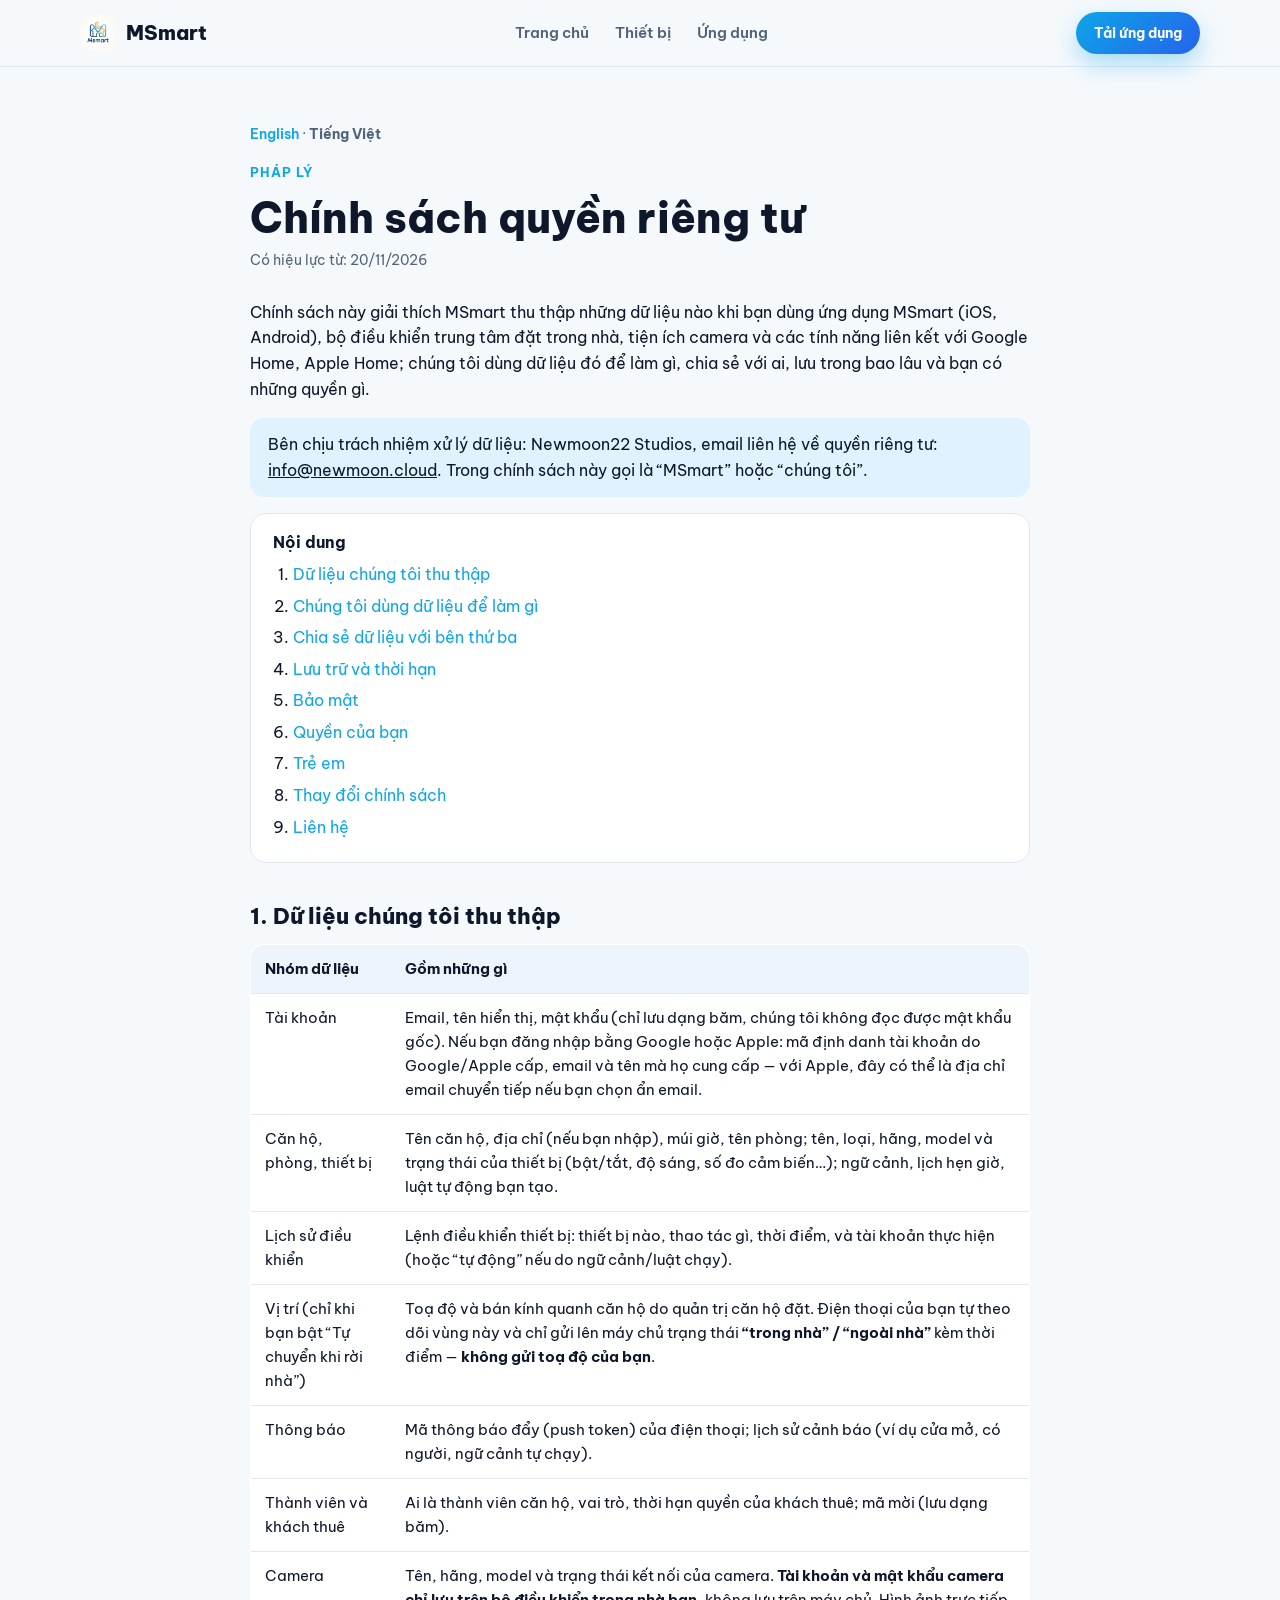
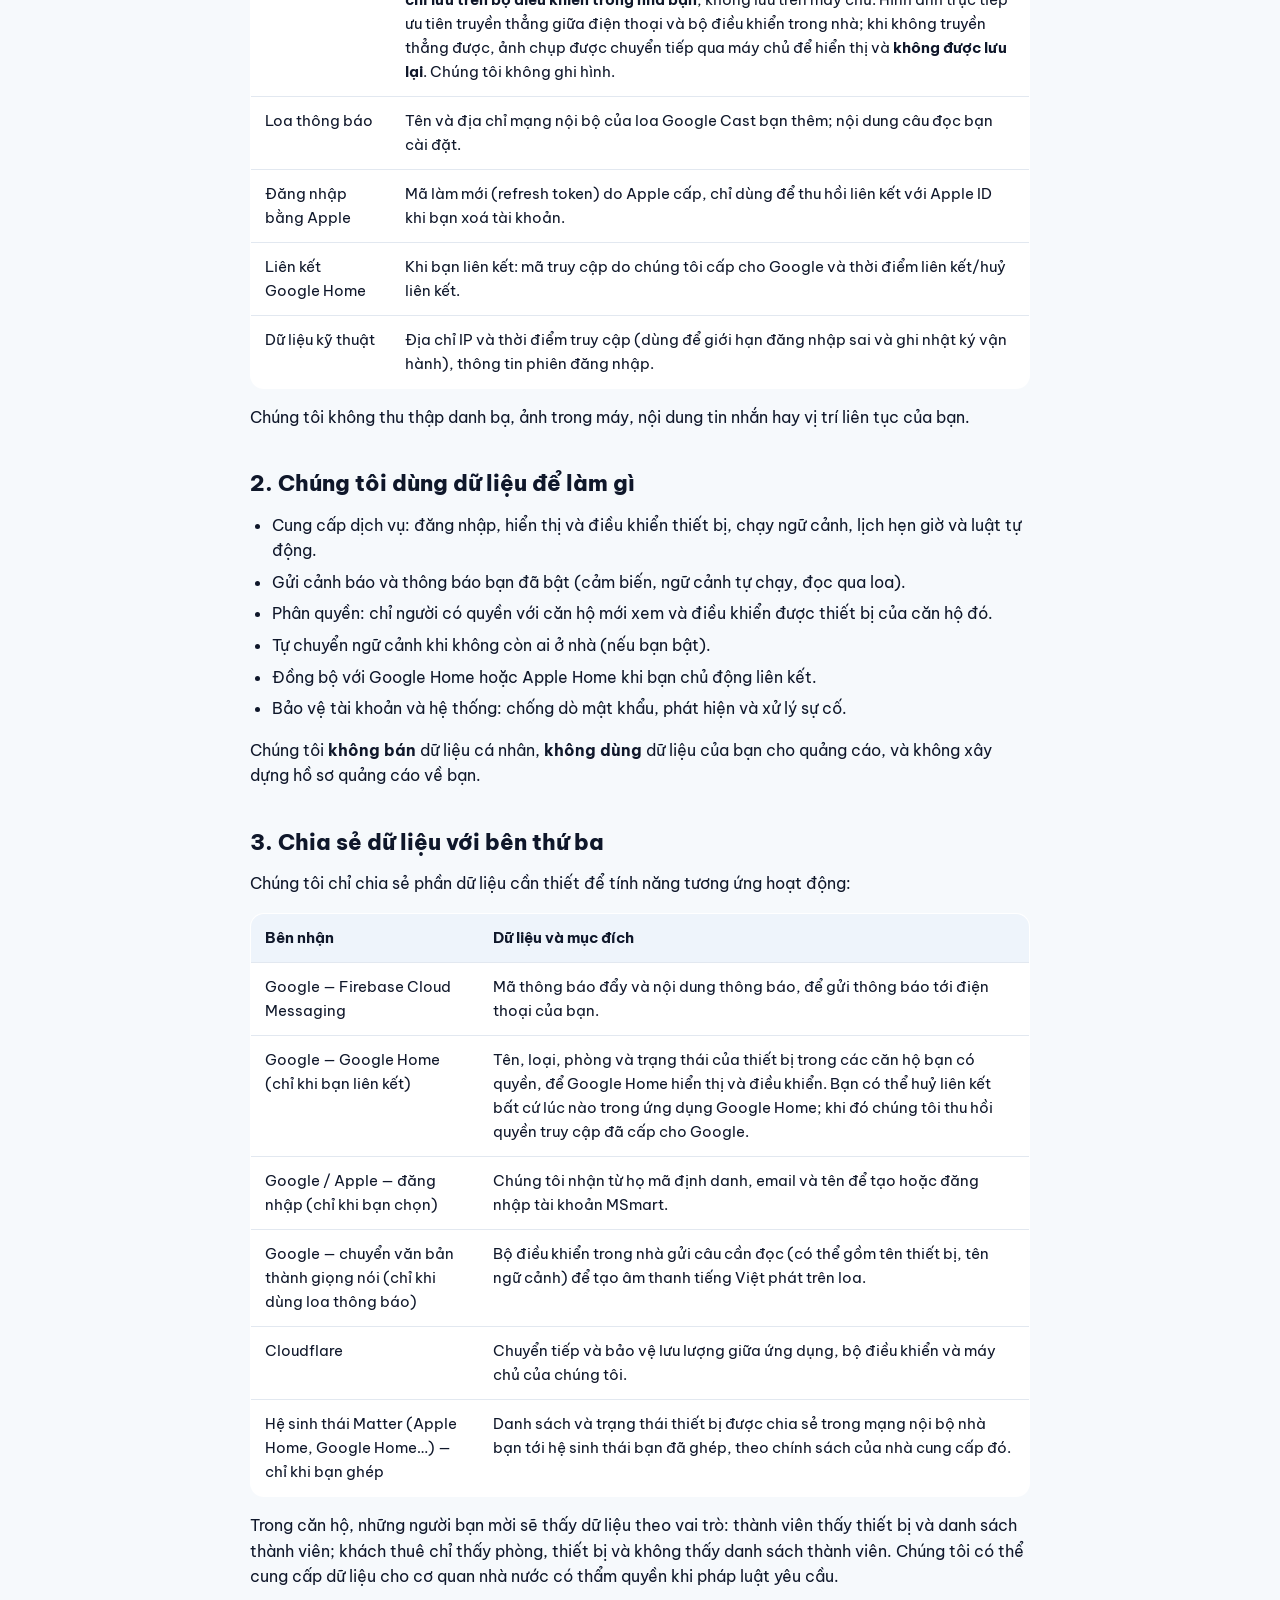
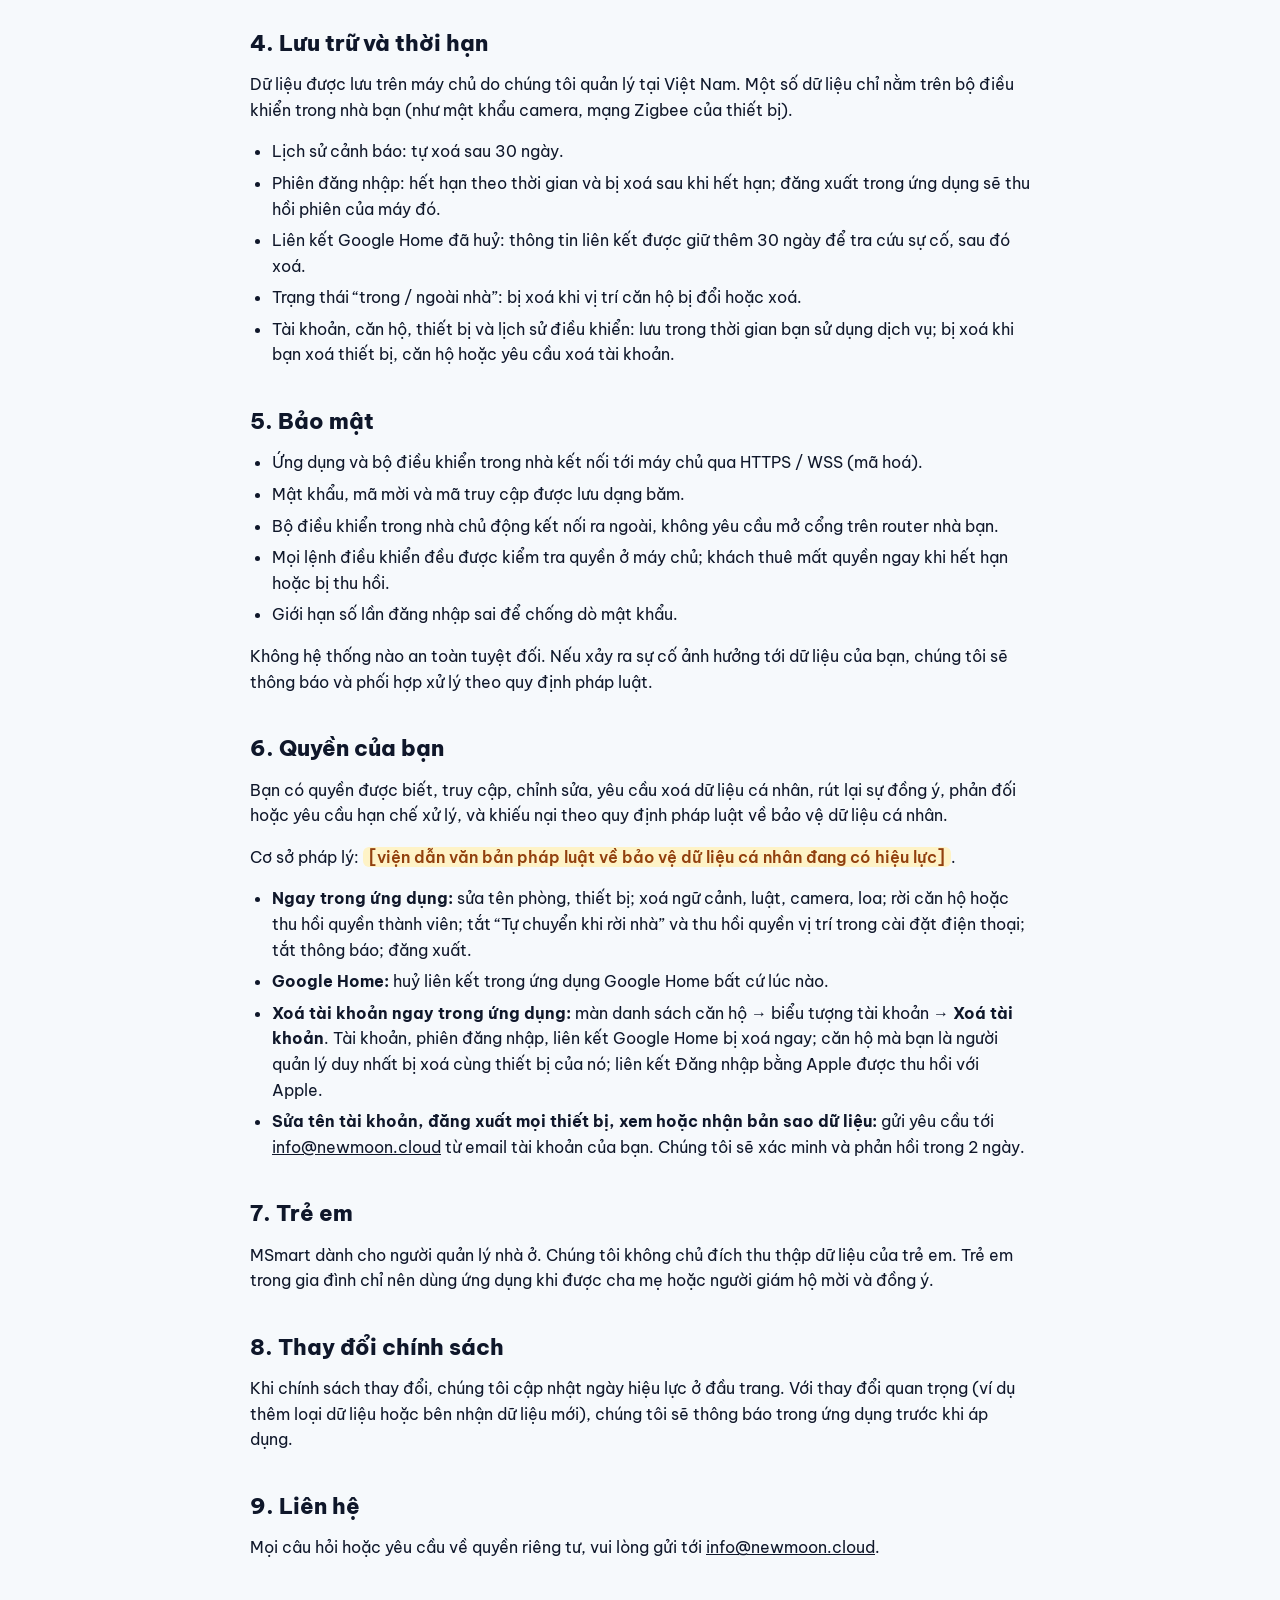
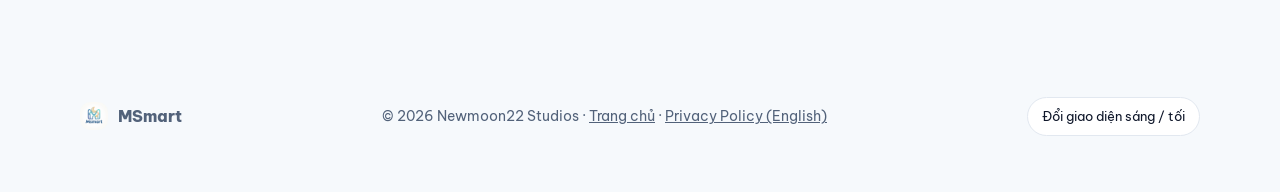
<file: web/privacy-vi.html>
<!doctype html>
<html lang="vi">
<head>
<meta charset="utf-8">
<meta name="viewport" content="width=device-width, initial-scale=1">
<title>Chính sách quyền riêng tư — MSmart</title>
<meta name="description" content="Chính sách quyền riêng tư của ứng dụng nhà thông minh MSmart: dữ liệu nào được thu thập, dùng để làm gì, chia sẻ với ai và quyền của bạn.">
<meta name="theme-color" content="#0ea5e9">
<link rel="icon" href="assets/logo.png">
<link rel="preconnect" href="https://fonts.googleapis.com">
<link rel="preconnect" href="https://fonts.gstatic.com" crossorigin>
<link href="https://fonts.googleapis.com/css2?family=Be+Vietnam+Pro:wght@400;500;600;700;800&display=swap" rel="stylesheet">
<link rel="stylesheet" href="assets/site.css">
<link rel="alternate" hreflang="en" href="privacy.html">
<link rel="alternate" hreflang="vi" href="privacy-vi.html">
<style>
/* Chỗ cần điền trước khi công bố: tô vàng để không bị bỏ sót. */
.todo{background:#fef3c7;color:#92400e;border-radius:6px;padding:0 6px;font-weight:600}
</style>
</head>
<body>

<header class="nav">
  <div class="wrap">
    <a class="logo" href="index.html"><img src="assets/logo.png" alt="">MSmart</a>
    <nav aria-label="Mục lục"><a href="index.html">Trang chủ</a><a href="devices.html">Thiết bị</a><a href="app.html">Ứng dụng</a></nav>
    <a class="btn btn-brand" href="app.html#tai-app">Tải ứng dụng</a>
  </div>
</header>

<main class="doc">
  <div class="lang-switch"><a href="privacy.html" hreflang="en" lang="en">English</a> · <b>Tiếng Việt</b></div>
  <span class="eyebrow">Pháp lý</span>
  <h1>Chính sách quyền riêng tư</h1>
  <div class="meta">Có hiệu lực từ: 20/11/2026</div>

  <p>Chính sách này giải thích MSmart thu thập những dữ liệu nào khi bạn dùng ứng dụng MSmart (iOS, Android), bộ điều khiển trung tâm đặt trong nhà, tiện ích camera và các tính năng liên kết với Google Home, Apple Home; chúng tôi dùng dữ liệu đó để làm gì, chia sẻ với ai, lưu trong bao lâu và bạn có những quyền gì.</p>

  <p class="note">Bên chịu trách nhiệm xử lý dữ liệu: Newmoon22 Studios, email liên hệ về quyền riêng tư: <a href="mailto:info@newmoon.cloud">info@newmoon.cloud</a>. Trong chính sách này gọi là “MSmart” hoặc “chúng tôi”.</p>

  <nav class="toc" aria-label="Nội dung">
    <b>Nội dung</b>
    <ol>
      <li><a href="#thu-thap">Dữ liệu chúng tôi thu thập</a></li>
      <li><a href="#muc-dich">Chúng tôi dùng dữ liệu để làm gì</a></li>
      <li><a href="#chia-se">Chia sẻ dữ liệu với bên thứ ba</a></li>
      <li><a href="#luu-tru">Lưu trữ và thời hạn</a></li>
      <li><a href="#bao-mat">Bảo mật</a></li>
      <li><a href="#quyen">Quyền của bạn</a></li>
      <li><a href="#tre-em">Trẻ em</a></li>
      <li><a href="#thay-doi">Thay đổi chính sách</a></li>
      <li><a href="#lien-he">Liên hệ</a></li>
    </ol>
  </nav>

  <h2 id="thu-thap">1. Dữ liệu chúng tôi thu thập</h2>
  <table>
    <thead><tr><th>Nhóm dữ liệu</th><th>Gồm những gì</th></tr></thead>
    <tbody>
      <tr><td>Tài khoản</td><td>Email, tên hiển thị, mật khẩu (chỉ lưu dạng băm, chúng tôi không đọc được mật khẩu gốc). Nếu bạn đăng nhập bằng Google hoặc Apple: mã định danh tài khoản do Google/Apple cấp, email và tên mà họ cung cấp — với Apple, đây có thể là địa chỉ email chuyển tiếp nếu bạn chọn ẩn email.</td></tr>
      <tr><td>Căn hộ, phòng, thiết bị</td><td>Tên căn hộ, địa chỉ (nếu bạn nhập), múi giờ, tên phòng; tên, loại, hãng, model và trạng thái của thiết bị (bật/tắt, độ sáng, số đo cảm biến…); ngữ cảnh, lịch hẹn giờ, luật tự động bạn tạo.</td></tr>
      <tr><td>Lịch sử điều khiển</td><td>Lệnh điều khiển thiết bị: thiết bị nào, thao tác gì, thời điểm, và tài khoản thực hiện (hoặc “tự động” nếu do ngữ cảnh/luật chạy).</td></tr>
      <tr><td>Vị trí (chỉ khi bạn bật “Tự chuyển khi rời nhà”)</td><td>Toạ độ và bán kính quanh căn hộ do quản trị căn hộ đặt. Điện thoại của bạn tự theo dõi vùng này và chỉ gửi lên máy chủ trạng thái <b>“trong nhà” / “ngoài nhà”</b> kèm thời điểm — <b>không gửi toạ độ của bạn</b>.</td></tr>
      <tr><td>Thông báo</td><td>Mã thông báo đẩy (push token) của điện thoại; lịch sử cảnh báo (ví dụ cửa mở, có người, ngữ cảnh tự chạy).</td></tr>
      <tr><td>Thành viên và khách thuê</td><td>Ai là thành viên căn hộ, vai trò, thời hạn quyền của khách thuê; mã mời (lưu dạng băm).</td></tr>
      <tr><td>Camera</td><td>Tên, hãng, model và trạng thái kết nối của camera. <b>Tài khoản và mật khẩu camera chỉ lưu trên bộ điều khiển trong nhà bạn</b>, không lưu trên máy chủ. Hình ảnh trực tiếp ưu tiên truyền thẳng giữa điện thoại và bộ điều khiển trong nhà; khi không truyền thẳng được, ảnh chụp được chuyển tiếp qua máy chủ để hiển thị và <b>không được lưu lại</b>. Chúng tôi không ghi hình.</td></tr>
      <tr><td>Loa thông báo</td><td>Tên và địa chỉ mạng nội bộ của loa Google Cast bạn thêm; nội dung câu đọc bạn cài đặt.</td></tr>
      <tr><td>Đăng nhập bằng Apple</td><td>Mã làm mới (refresh token) do Apple cấp, chỉ dùng để thu hồi liên kết với Apple ID khi bạn xoá tài khoản.</td></tr>
      <tr><td>Liên kết Google Home</td><td>Khi bạn liên kết: mã truy cập do chúng tôi cấp cho Google và thời điểm liên kết/huỷ liên kết.</td></tr>
      <tr><td>Dữ liệu kỹ thuật</td><td>Địa chỉ IP và thời điểm truy cập (dùng để giới hạn đăng nhập sai và ghi nhật ký vận hành), thông tin phiên đăng nhập.</td></tr>
    </tbody>
  </table>
  <p>Chúng tôi không thu thập danh bạ, ảnh trong máy, nội dung tin nhắn hay vị trí liên tục của bạn.</p>

  <h2 id="muc-dich">2. Chúng tôi dùng dữ liệu để làm gì</h2>
  <ul>
    <li>Cung cấp dịch vụ: đăng nhập, hiển thị và điều khiển thiết bị, chạy ngữ cảnh, lịch hẹn giờ và luật tự động.</li>
    <li>Gửi cảnh báo và thông báo bạn đã bật (cảm biến, ngữ cảnh tự chạy, đọc qua loa).</li>
    <li>Phân quyền: chỉ người có quyền với căn hộ mới xem và điều khiển được thiết bị của căn hộ đó.</li>
    <li>Tự chuyển ngữ cảnh khi không còn ai ở nhà (nếu bạn bật).</li>
    <li>Đồng bộ với Google Home hoặc Apple Home khi bạn chủ động liên kết.</li>
    <li>Bảo vệ tài khoản và hệ thống: chống dò mật khẩu, phát hiện và xử lý sự cố.</li>
  </ul>
  <p>Chúng tôi <b>không bán</b> dữ liệu cá nhân, <b>không dùng</b> dữ liệu của bạn cho quảng cáo, và không xây dựng hồ sơ quảng cáo về bạn.</p>

  <h2 id="chia-se">3. Chia sẻ dữ liệu với bên thứ ba</h2>
  <p>Chúng tôi chỉ chia sẻ phần dữ liệu cần thiết để tính năng tương ứng hoạt động:</p>
  <table>
    <thead><tr><th>Bên nhận</th><th>Dữ liệu và mục đích</th></tr></thead>
    <tbody>
      <tr><td>Google — Firebase Cloud Messaging</td><td>Mã thông báo đẩy và nội dung thông báo, để gửi thông báo tới điện thoại của bạn.</td></tr>
      <tr><td>Google — Google Home (chỉ khi bạn liên kết)</td><td>Tên, loại, phòng và trạng thái của thiết bị trong các căn hộ bạn có quyền, để Google Home hiển thị và điều khiển. Bạn có thể huỷ liên kết bất cứ lúc nào trong ứng dụng Google Home; khi đó chúng tôi thu hồi quyền truy cập đã cấp cho Google.</td></tr>
      <tr><td>Google / Apple — đăng nhập (chỉ khi bạn chọn)</td><td>Chúng tôi nhận từ họ mã định danh, email và tên để tạo hoặc đăng nhập tài khoản MSmart.</td></tr>
      <tr><td>Google — chuyển văn bản thành giọng nói (chỉ khi dùng loa thông báo)</td><td>Bộ điều khiển trong nhà gửi câu cần đọc (có thể gồm tên thiết bị, tên ngữ cảnh) để tạo âm thanh tiếng Việt phát trên loa.</td></tr>
      <tr><td>Cloudflare</td><td>Chuyển tiếp và bảo vệ lưu lượng giữa ứng dụng, bộ điều khiển và máy chủ của chúng tôi.</td></tr>
      <tr><td>Hệ sinh thái Matter (Apple Home, Google Home…) — chỉ khi bạn ghép</td><td>Danh sách và trạng thái thiết bị được chia sẻ trong mạng nội bộ nhà bạn tới hệ sinh thái bạn đã ghép, theo chính sách của nhà cung cấp đó.</td></tr>
    </tbody>
  </table>
  <p>Trong căn hộ, những người bạn mời sẽ thấy dữ liệu theo vai trò: thành viên thấy thiết bị và danh sách thành viên; khách thuê chỉ thấy phòng, thiết bị và không thấy danh sách thành viên. Chúng tôi có thể cung cấp dữ liệu cho cơ quan nhà nước có thẩm quyền khi pháp luật yêu cầu.</p>

  <h2 id="luu-tru">4. Lưu trữ và thời hạn</h2>
  <p>Dữ liệu được lưu trên máy chủ do chúng tôi quản lý tại Việt Nam. Một số dữ liệu chỉ nằm trên bộ điều khiển trong nhà bạn (như mật khẩu camera, mạng Zigbee của thiết bị).</p>
  <ul>
    <li>Lịch sử cảnh báo: tự xoá sau 30 ngày.</li>
    <li>Phiên đăng nhập: hết hạn theo thời gian và bị xoá sau khi hết hạn; đăng xuất trong ứng dụng sẽ thu hồi phiên của máy đó.</li>
    <li>Liên kết Google Home đã huỷ: thông tin liên kết được giữ thêm 30 ngày để tra cứu sự cố, sau đó xoá.</li>
    <li>Trạng thái “trong / ngoài nhà”: bị xoá khi vị trí căn hộ bị đổi hoặc xoá.</li>
    <li>Tài khoản, căn hộ, thiết bị và lịch sử điều khiển: lưu trong thời gian bạn sử dụng dịch vụ; bị xoá khi bạn xoá thiết bị, căn hộ hoặc yêu cầu xoá tài khoản.</li>
  </ul>

  <h2 id="bao-mat">5. Bảo mật</h2>
  <ul>
    <li>Ứng dụng và bộ điều khiển trong nhà kết nối tới máy chủ qua HTTPS / WSS (mã hoá).</li>
    <li>Mật khẩu, mã mời và mã truy cập được lưu dạng băm.</li>
    <li>Bộ điều khiển trong nhà chủ động kết nối ra ngoài, không yêu cầu mở cổng trên router nhà bạn.</li>
    <li>Mọi lệnh điều khiển đều được kiểm tra quyền ở máy chủ; khách thuê mất quyền ngay khi hết hạn hoặc bị thu hồi.</li>
    <li>Giới hạn số lần đăng nhập sai để chống dò mật khẩu.</li>
  </ul>
  <p>Không hệ thống nào an toàn tuyệt đối. Nếu xảy ra sự cố ảnh hưởng tới dữ liệu của bạn, chúng tôi sẽ thông báo và phối hợp xử lý theo quy định pháp luật.</p>

  <h2 id="quyen">6. Quyền của bạn</h2>
  <p>Bạn có quyền được biết, truy cập, chỉnh sửa, yêu cầu xoá dữ liệu cá nhân, rút lại sự đồng ý, phản đối hoặc yêu cầu hạn chế xử lý, và khiếu nại theo quy định pháp luật về bảo vệ dữ liệu cá nhân.</p>
  <!-- TODO: người phụ trách pháp lý điền viện dẫn văn bản pháp luật đã đối chiếu (số hiệu đầy đủ, ngày hiệu lực) -->
  <p>Cơ sở pháp lý: <span class="todo">[viện dẫn văn bản pháp luật về bảo vệ dữ liệu cá nhân đang có hiệu lực]</span>.</p>
  <ul>
    <li><b>Ngay trong ứng dụng:</b> sửa tên phòng, thiết bị; xoá ngữ cảnh, luật, camera, loa; rời căn hộ hoặc thu hồi quyền thành viên; tắt “Tự chuyển khi rời nhà” và thu hồi quyền vị trí trong cài đặt điện thoại; tắt thông báo; đăng xuất.</li>
    <li><b>Google Home:</b> huỷ liên kết trong ứng dụng Google Home bất cứ lúc nào.</li>
    <li><b>Xoá tài khoản ngay trong ứng dụng:</b> màn danh sách căn hộ → biểu tượng tài khoản → <b>Xoá tài khoản</b>. Tài khoản, phiên đăng nhập, liên kết Google Home bị xoá ngay; căn hộ mà bạn là người quản lý duy nhất bị xoá cùng thiết bị của nó; liên kết Đăng nhập bằng Apple được thu hồi với Apple.</li>
    <li><b>Sửa tên tài khoản, đăng xuất mọi thiết bị, xem hoặc nhận bản sao dữ liệu:</b> gửi yêu cầu tới <a href="mailto:info@newmoon.cloud">info@newmoon.cloud</a> từ email tài khoản của bạn. Chúng tôi sẽ xác minh và phản hồi trong 2 ngày.</li>
  </ul>

  <h2 id="tre-em">7. Trẻ em</h2>
  <p>MSmart dành cho người quản lý nhà ở. Chúng tôi không chủ đích thu thập dữ liệu của trẻ em. Trẻ em trong gia đình chỉ nên dùng ứng dụng khi được cha mẹ hoặc người giám hộ mời và đồng ý.</p>

  <h2 id="thay-doi">8. Thay đổi chính sách</h2>
  <p>Khi chính sách thay đổi, chúng tôi cập nhật ngày hiệu lực ở đầu trang. Với thay đổi quan trọng (ví dụ thêm loại dữ liệu hoặc bên nhận dữ liệu mới), chúng tôi sẽ thông báo trong ứng dụng trước khi áp dụng.</p>

  <h2 id="lien-he">9. Liên hệ</h2>
  <p>Mọi câu hỏi hoặc yêu cầu về quyền riêng tư, vui lòng gửi tới <a href="mailto:info@newmoon.cloud">info@newmoon.cloud</a>.</p>
</main>

<footer>
  <div class="wrap">
    <div class="logo" style="font-size:16px"><img src="assets/logo.png" alt="" style="width:28px;height:28px">MSmart</div>
    <div>© <span id="y">2026</span> Newmoon22 Studios · <a href="index.html">Trang chủ</a> · <a href="privacy.html" hreflang="en">Privacy Policy (English)</a></div>
    <button class="theme-toggle" type="button" id="theme">Đổi giao diện sáng / tối</button>
  </div>
</footer>

<script>
document.getElementById('y').textContent = new Date().getFullYear();
(function () {
  var root = document.documentElement, key = 'msmart-theme';
  try { var saved = localStorage.getItem(key); if (saved) root.setAttribute('data-theme', saved); } catch (e) {}
  document.getElementById('theme').addEventListener('click', function () {
    var dark = root.getAttribute('data-theme') ? root.getAttribute('data-theme') === 'dark' : matchMedia('(prefers-color-scheme: dark)').matches;
    var next = dark ? 'light' : 'dark';
    root.setAttribute('data-theme', next);
    try { localStorage.setItem(key, next); } catch (e) {}
  });
})();
</script>
</body>
</html>
</file>
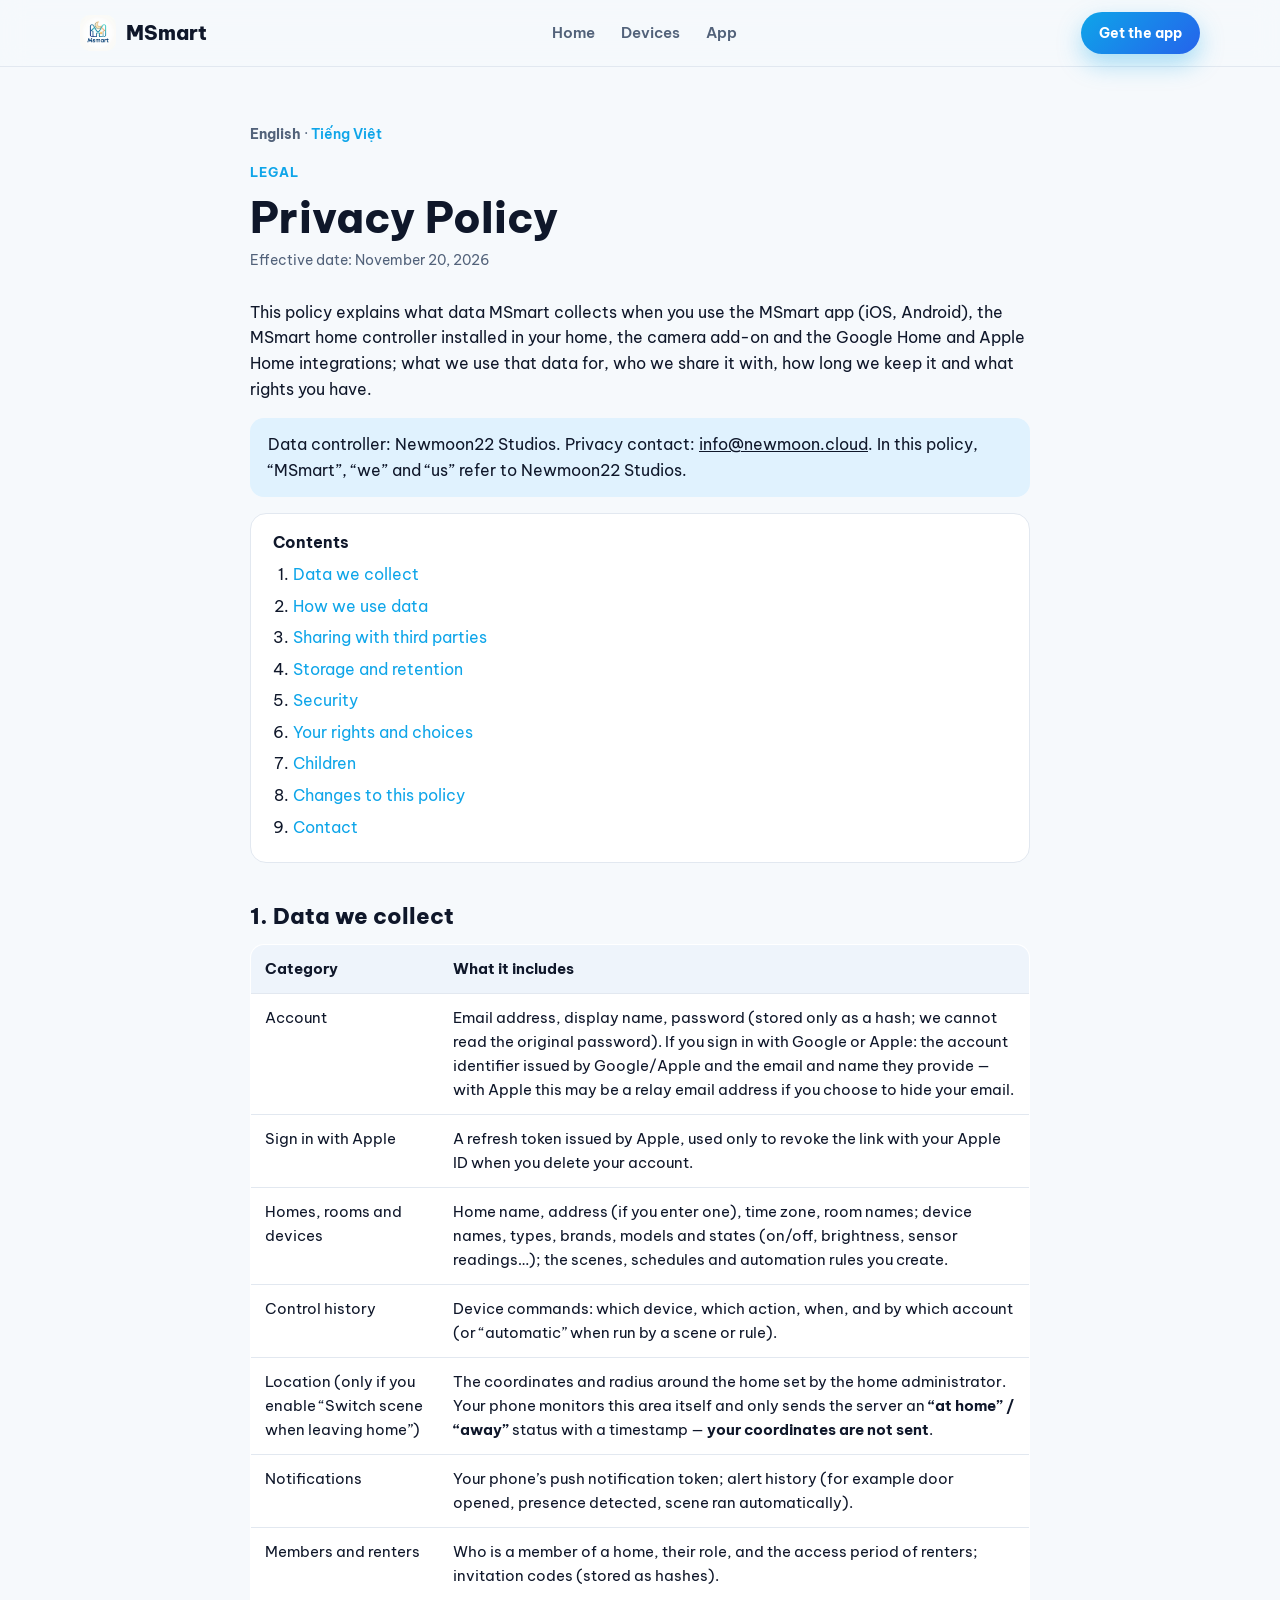
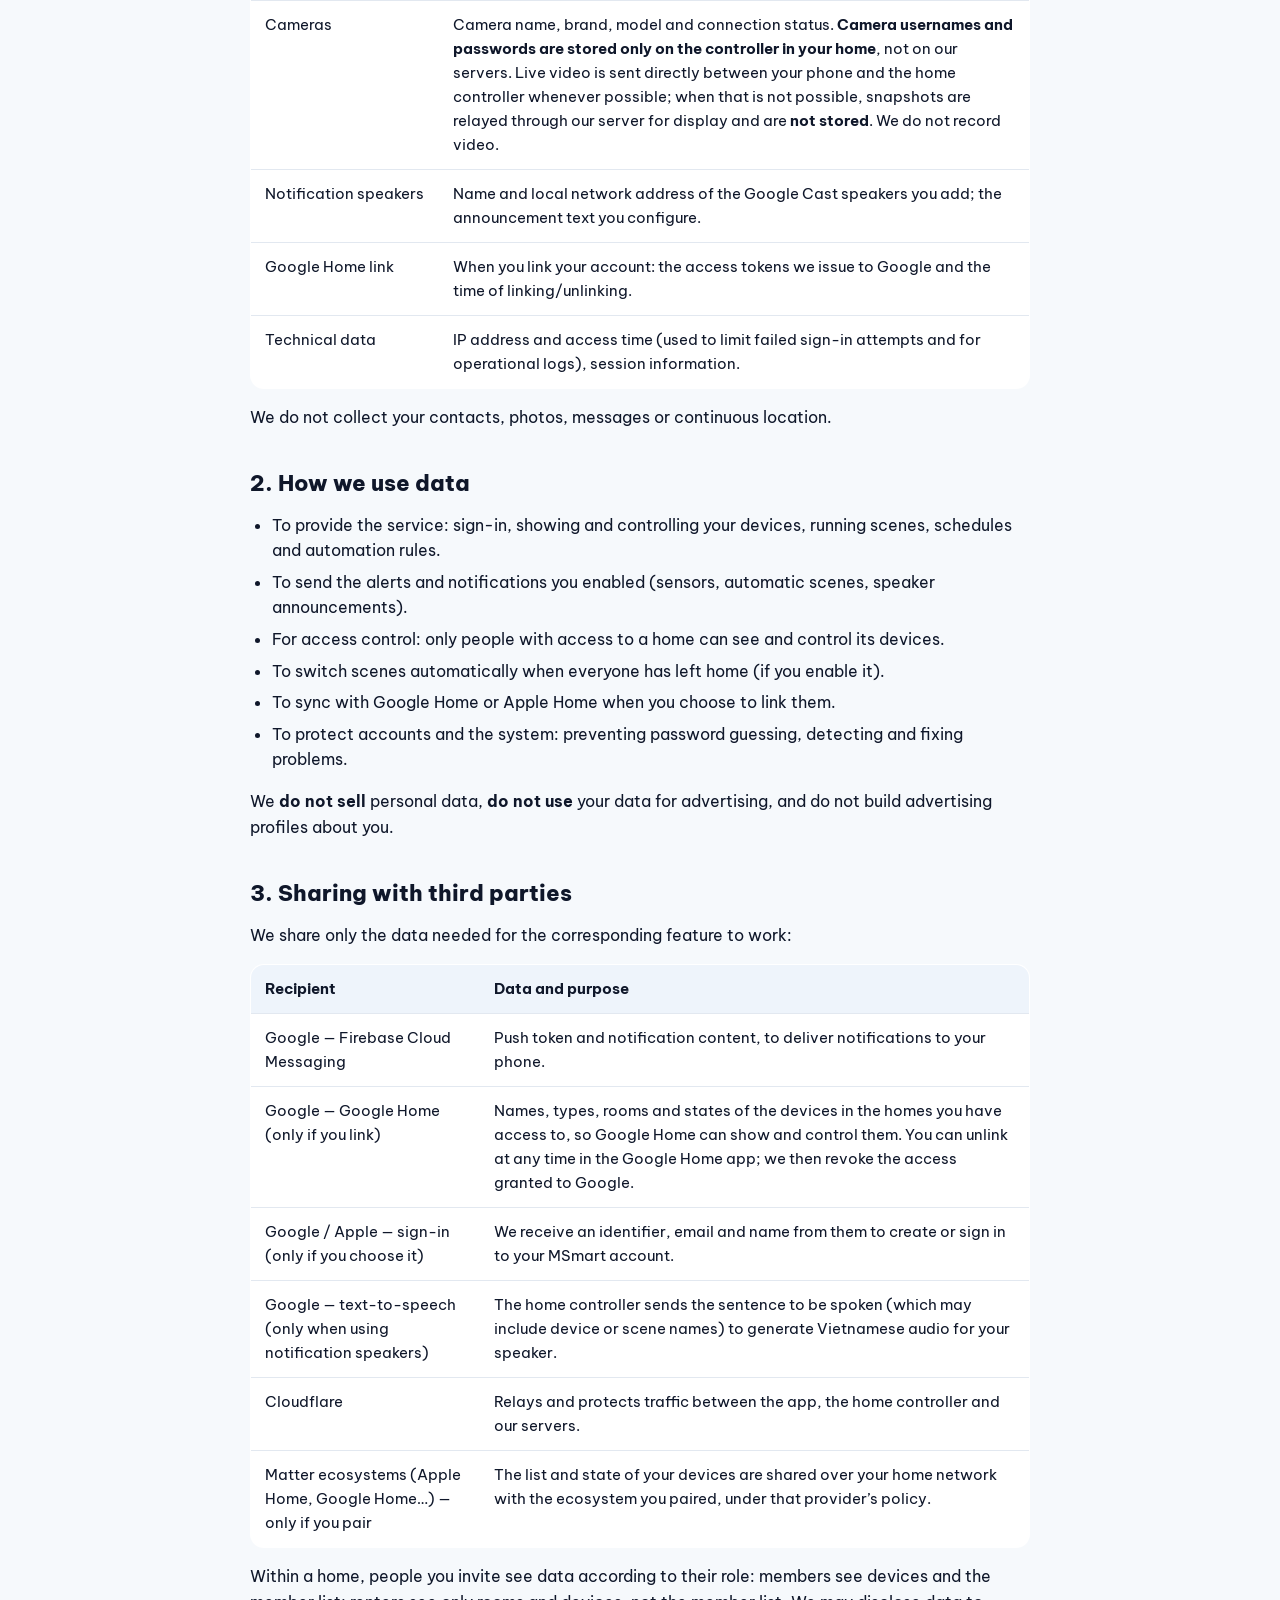
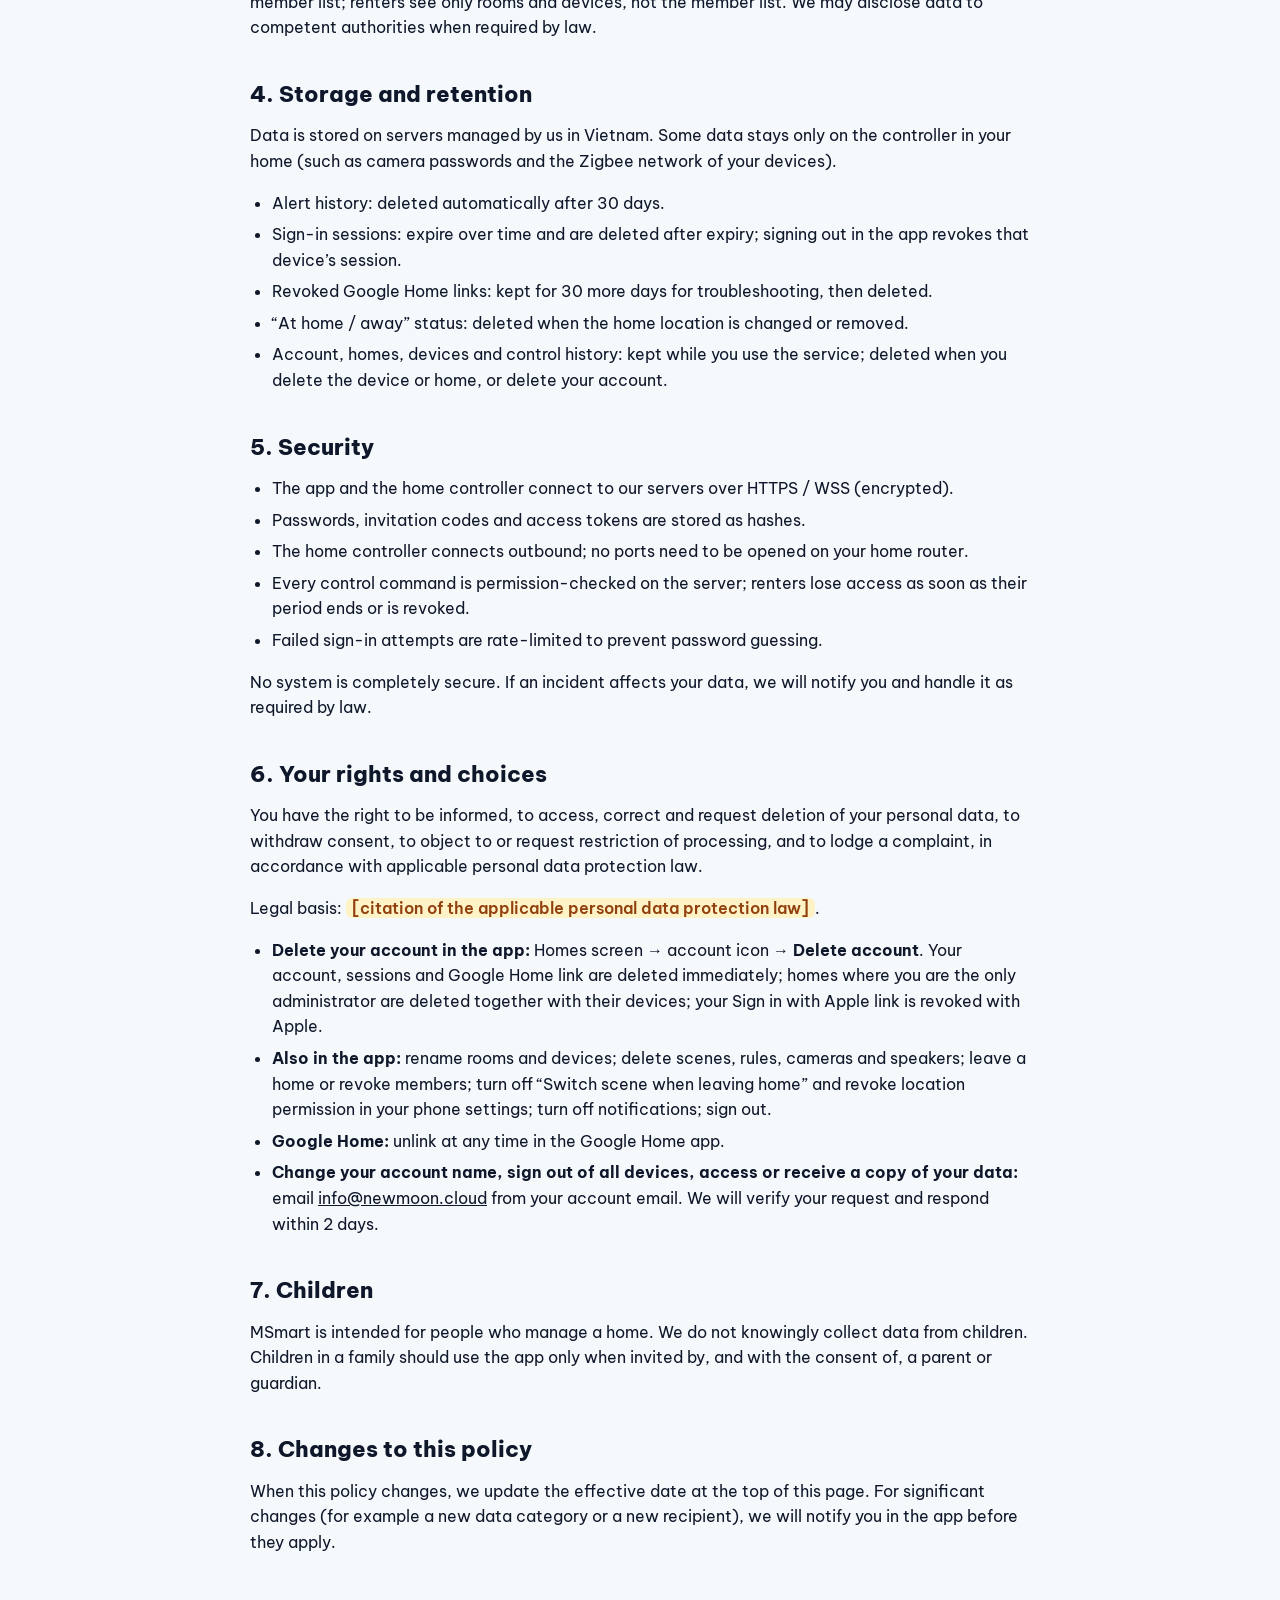
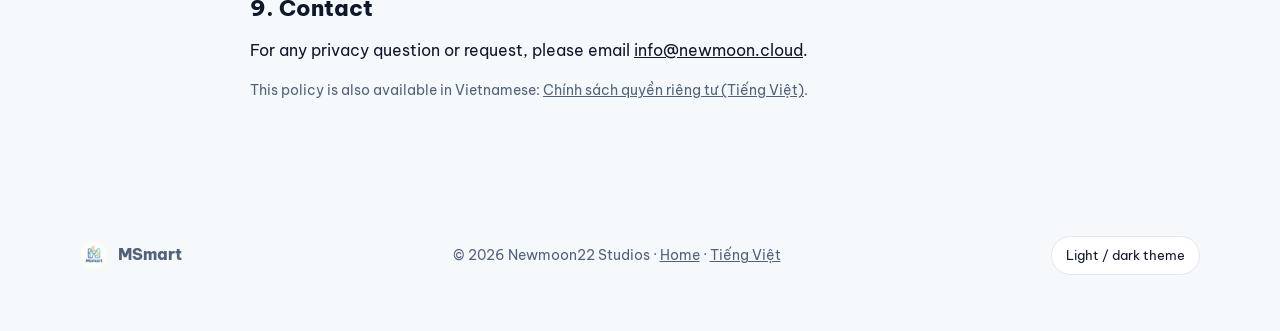
<file: web/privacy.html>
<!doctype html>
<html lang="en">
<head>
<meta charset="utf-8">
<meta name="viewport" content="width=device-width, initial-scale=1">
<title>Privacy Policy — MSmart</title>
<meta name="description" content="Privacy Policy of the MSmart smart-home app: what data we collect, why, who we share it with, how long we keep it and your rights.">
<meta name="theme-color" content="#0ea5e9">
<link rel="icon" href="assets/logo.png">
<link rel="preconnect" href="https://fonts.googleapis.com">
<link rel="preconnect" href="https://fonts.gstatic.com" crossorigin>
<link href="https://fonts.googleapis.com/css2?family=Be+Vietnam+Pro:wght@400;500;600;700;800&display=swap" rel="stylesheet">
<link rel="stylesheet" href="assets/site.css">
<link rel="alternate" hreflang="en" href="privacy.html">
<link rel="alternate" hreflang="vi" href="privacy-vi.html">
<style>
/* To be completed before publication: highlighted so it is not missed. */
.todo{background:#fef3c7;color:#92400e;border-radius:6px;padding:0 6px;font-weight:600}
</style>
</head>
<body>

<header class="nav">
  <div class="wrap">
    <a class="logo" href="index.html"><img src="assets/logo.png" alt="">MSmart</a>
    <nav aria-label="Menu"><a href="index.html">Home</a><a href="devices.html">Devices</a><a href="app.html">App</a></nav>
    <a class="btn btn-brand" href="app.html#tai-app">Get the app</a>
  </div>
</header>

<main class="doc">
  <div class="lang-switch"><b>English</b> · <a href="privacy-vi.html" hreflang="vi" lang="vi">Tiếng Việt</a></div>
  <span class="eyebrow">Legal</span>
  <h1>Privacy Policy</h1>
  <div class="meta">Effective date: November 20, 2026</div>

  <p>This policy explains what data MSmart collects when you use the MSmart app (iOS, Android), the MSmart home controller installed in your home, the camera add-on and the Google Home and Apple Home integrations; what we use that data for, who we share it with, how long we keep it and what rights you have.</p>

  <p class="note">Data controller: Newmoon22 Studios. Privacy contact: <a href="mailto:info@newmoon.cloud">info@newmoon.cloud</a>. In this policy, “MSmart”, “we” and “us” refer to Newmoon22 Studios.</p>

  <nav class="toc" aria-label="Contents">
    <b>Contents</b>
    <ol>
      <li><a href="#collect">Data we collect</a></li>
      <li><a href="#use">How we use data</a></li>
      <li><a href="#share">Sharing with third parties</a></li>
      <li><a href="#retention">Storage and retention</a></li>
      <li><a href="#security">Security</a></li>
      <li><a href="#rights">Your rights and choices</a></li>
      <li><a href="#children">Children</a></li>
      <li><a href="#changes">Changes to this policy</a></li>
      <li><a href="#contact">Contact</a></li>
    </ol>
  </nav>

  <h2 id="collect">1. Data we collect</h2>
  <table>
    <thead><tr><th>Category</th><th>What it includes</th></tr></thead>
    <tbody>
      <tr><td>Account</td><td>Email address, display name, password (stored only as a hash; we cannot read the original password). If you sign in with Google or Apple: the account identifier issued by Google/Apple and the email and name they provide — with Apple this may be a relay email address if you choose to hide your email.</td></tr>
      <tr><td>Sign in with Apple</td><td>A refresh token issued by Apple, used only to revoke the link with your Apple ID when you delete your account.</td></tr>
      <tr><td>Homes, rooms and devices</td><td>Home name, address (if you enter one), time zone, room names; device names, types, brands, models and states (on/off, brightness, sensor readings…); the scenes, schedules and automation rules you create.</td></tr>
      <tr><td>Control history</td><td>Device commands: which device, which action, when, and by which account (or “automatic” when run by a scene or rule).</td></tr>
      <tr><td>Location (only if you enable “Switch scene when leaving home”)</td><td>The coordinates and radius around the home set by the home administrator. Your phone monitors this area itself and only sends the server an <b>“at home” / “away”</b> status with a timestamp — <b>your coordinates are not sent</b>.</td></tr>
      <tr><td>Notifications</td><td>Your phone’s push notification token; alert history (for example door opened, presence detected, scene ran automatically).</td></tr>
      <tr><td>Members and renters</td><td>Who is a member of a home, their role, and the access period of renters; invitation codes (stored as hashes).</td></tr>
      <tr><td>Cameras</td><td>Camera name, brand, model and connection status. <b>Camera usernames and passwords are stored only on the controller in your home</b>, not on our servers. Live video is sent directly between your phone and the home controller whenever possible; when that is not possible, snapshots are relayed through our server for display and are <b>not stored</b>. We do not record video.</td></tr>
      <tr><td>Notification speakers</td><td>Name and local network address of the Google Cast speakers you add; the announcement text you configure.</td></tr>
      <tr><td>Google Home link</td><td>When you link your account: the access tokens we issue to Google and the time of linking/unlinking.</td></tr>
      <tr><td>Technical data</td><td>IP address and access time (used to limit failed sign-in attempts and for operational logs), session information.</td></tr>
    </tbody>
  </table>
  <p>We do not collect your contacts, photos, messages or continuous location.</p>

  <h2 id="use">2. How we use data</h2>
  <ul>
    <li>To provide the service: sign-in, showing and controlling your devices, running scenes, schedules and automation rules.</li>
    <li>To send the alerts and notifications you enabled (sensors, automatic scenes, speaker announcements).</li>
    <li>For access control: only people with access to a home can see and control its devices.</li>
    <li>To switch scenes automatically when everyone has left home (if you enable it).</li>
    <li>To sync with Google Home or Apple Home when you choose to link them.</li>
    <li>To protect accounts and the system: preventing password guessing, detecting and fixing problems.</li>
  </ul>
  <p>We <b>do not sell</b> personal data, <b>do not use</b> your data for advertising, and do not build advertising profiles about you.</p>

  <h2 id="share">3. Sharing with third parties</h2>
  <p>We share only the data needed for the corresponding feature to work:</p>
  <table>
    <thead><tr><th>Recipient</th><th>Data and purpose</th></tr></thead>
    <tbody>
      <tr><td>Google — Firebase Cloud Messaging</td><td>Push token and notification content, to deliver notifications to your phone.</td></tr>
      <tr><td>Google — Google Home (only if you link)</td><td>Names, types, rooms and states of the devices in the homes you have access to, so Google Home can show and control them. You can unlink at any time in the Google Home app; we then revoke the access granted to Google.</td></tr>
      <tr><td>Google / Apple — sign-in (only if you choose it)</td><td>We receive an identifier, email and name from them to create or sign in to your MSmart account.</td></tr>
      <tr><td>Google — text-to-speech (only when using notification speakers)</td><td>The home controller sends the sentence to be spoken (which may include device or scene names) to generate Vietnamese audio for your speaker.</td></tr>
      <tr><td>Cloudflare</td><td>Relays and protects traffic between the app, the home controller and our servers.</td></tr>
      <tr><td>Matter ecosystems (Apple Home, Google Home…) — only if you pair</td><td>The list and state of your devices are shared over your home network with the ecosystem you paired, under that provider’s policy.</td></tr>
    </tbody>
  </table>
  <p>Within a home, people you invite see data according to their role: members see devices and the member list; renters see only rooms and devices, not the member list. We may disclose data to competent authorities when required by law.</p>

  <h2 id="retention">4. Storage and retention</h2>
  <p>Data is stored on servers managed by us in Vietnam. Some data stays only on the controller in your home (such as camera passwords and the Zigbee network of your devices).</p>
  <ul>
    <li>Alert history: deleted automatically after 30 days.</li>
    <li>Sign-in sessions: expire over time and are deleted after expiry; signing out in the app revokes that device’s session.</li>
    <li>Revoked Google Home links: kept for 30 more days for troubleshooting, then deleted.</li>
    <li>“At home / away” status: deleted when the home location is changed or removed.</li>
    <li>Account, homes, devices and control history: kept while you use the service; deleted when you delete the device or home, or delete your account.</li>
  </ul>

  <h2 id="security">5. Security</h2>
  <ul>
    <li>The app and the home controller connect to our servers over HTTPS / WSS (encrypted).</li>
    <li>Passwords, invitation codes and access tokens are stored as hashes.</li>
    <li>The home controller connects outbound; no ports need to be opened on your home router.</li>
    <li>Every control command is permission-checked on the server; renters lose access as soon as their period ends or is revoked.</li>
    <li>Failed sign-in attempts are rate-limited to prevent password guessing.</li>
  </ul>
  <p>No system is completely secure. If an incident affects your data, we will notify you and handle it as required by law.</p>

  <h2 id="rights">6. Your rights and choices</h2>
  <p>You have the right to be informed, to access, correct and request deletion of your personal data, to withdraw consent, to object to or request restriction of processing, and to lodge a complaint, in accordance with applicable personal data protection law.</p>
  <!-- TODO: legal reviewer to add the verified citation of the applicable law (full number and effective date) -->
  <p>Legal basis: <span class="todo">[citation of the applicable personal data protection law]</span>.</p>
  <ul>
    <li><b>Delete your account in the app:</b> Homes screen → account icon → <b>Delete account</b>. Your account, sessions and Google Home link are deleted immediately; homes where you are the only administrator are deleted together with their devices; your Sign in with Apple link is revoked with Apple.</li>
    <li><b>Also in the app:</b> rename rooms and devices; delete scenes, rules, cameras and speakers; leave a home or revoke members; turn off “Switch scene when leaving home” and revoke location permission in your phone settings; turn off notifications; sign out.</li>
    <li><b>Google Home:</b> unlink at any time in the Google Home app.</li>
    <li><b>Change your account name, sign out of all devices, access or receive a copy of your data:</b> email <a href="mailto:info@newmoon.cloud">info@newmoon.cloud</a> from your account email. We will verify your request and respond within 2 days.</li>
  </ul>

  <h2 id="children">7. Children</h2>
  <p>MSmart is intended for people who manage a home. We do not knowingly collect data from children. Children in a family should use the app only when invited by, and with the consent of, a parent or guardian.</p>

  <h2 id="changes">8. Changes to this policy</h2>
  <p>When this policy changes, we update the effective date at the top of this page. For significant changes (for example a new data category or a new recipient), we will notify you in the app before they apply.</p>

  <h2 id="contact">9. Contact</h2>
  <p>For any privacy question or request, please email <a href="mailto:info@newmoon.cloud">info@newmoon.cloud</a>.</p>
  <p style="color:var(--muted);font-size:14px">This policy is also available in Vietnamese: <a href="privacy-vi.html" hreflang="vi">Chính sách quyền riêng tư (Tiếng Việt)</a>.</p>
</main>

<footer>
  <div class="wrap">
    <div class="logo" style="font-size:16px"><img src="assets/logo.png" alt="" style="width:28px;height:28px">MSmart</div>
    <div>© <span id="y">2026</span> Newmoon22 Studios · <a href="index.html">Home</a> · <a href="privacy-vi.html" hreflang="vi">Tiếng Việt</a></div>
    <button class="theme-toggle" type="button" id="theme">Light / dark theme</button>
  </div>
</footer>

<script>
document.getElementById('y').textContent = new Date().getFullYear();
(function () {
  var root = document.documentElement, key = 'msmart-theme';
  try { var saved = localStorage.getItem(key); if (saved) root.setAttribute('data-theme', saved); } catch (e) {}
  document.getElementById('theme').addEventListener('click', function () {
    var dark = root.getAttribute('data-theme') ? root.getAttribute('data-theme') === 'dark' : matchMedia('(prefers-color-scheme: dark)').matches;
    var next = dark ? 'light' : 'dark';
    root.setAttribute('data-theme', next);
    try { localStorage.setItem(key, next); } catch (e) {}
  });
})();
</script>
</body>
</html>
</file>
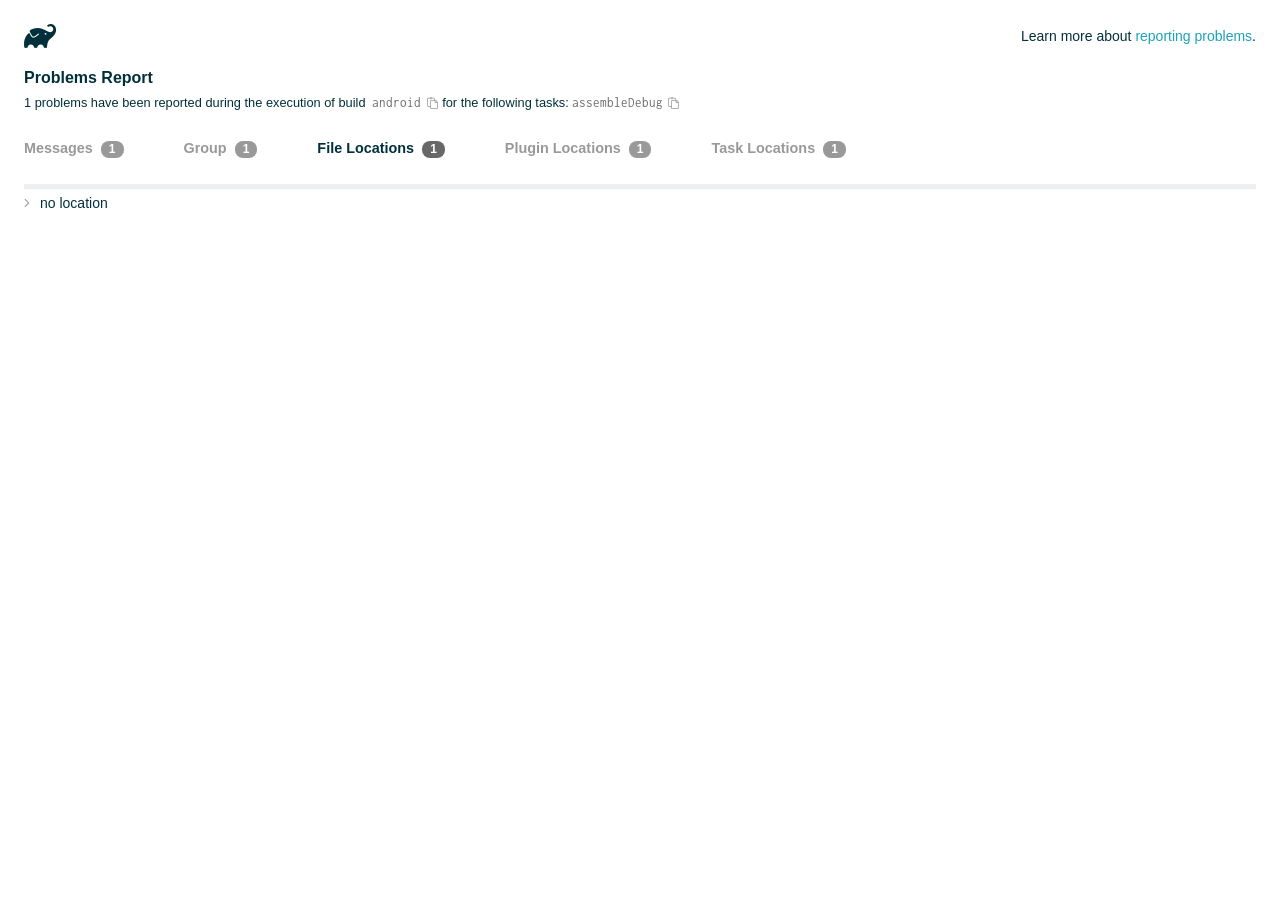
<file: app/android/build/reports/problems/problems-report.html>
<!DOCTYPE html>

<html lang="en">
<head>
    <!-- Required meta tags -->
    <meta charset="utf-8">
    <meta name="viewport" content="width=device-width, initial-scale=1, shrink-to-fit=no">

                    <style type="text/css">
                /*! normalize.css v7.0.0 | MIT License | github.com/necolas/normalize.css */
html {
    line-height: 1.15;
    -ms-text-size-adjust: 100%;
    -webkit-text-size-adjust: 100%
}

body {
    margin: 0
}

article, aside, footer, header, nav, section {
    display: block
}

h1 {
    font-size: 2em;
    margin: .67em 0
}

figcaption, figure, main {
    display: block
}

figure {
    margin: 1em 40px
}

hr {
    box-sizing: content-box;
    height: 0;
    overflow: visible
}

pre {
    font-family: monospace, monospace;
    font-size: 1em
}

a {
    background-color: transparent;
    -webkit-text-decoration-skip: objects
}

abbr[title] {
    border-bottom: none;
    text-decoration: underline;
    text-decoration: underline dotted
}

b, strong {
    font-weight: inherit
}

b, strong {
    font-weight: bolder
}

code, kbd, samp {
    font-family: monospace, monospace;
    font-size: 1em
}

dfn {
    font-style: italic
}

mark {
    background-color: #ff0;
    color: #000
}

small {
    font-size: 80%
}

sub, sup {
    font-size: 75%;
    line-height: 0;
    position: relative;
    vertical-align: baseline
}

sub {
    bottom: -.25em
}

sup {
    top: -.5em
}

audio, video {
    display: inline-block
}

audio:not([controls]) {
    display: none;
    height: 0
}

img {
    border-style: none
}

svg:not(:root) {
    overflow: hidden
}

button, input, optgroup, select, textarea {
    font-family: sans-serif;
    font-size: 100%;
    line-height: 1.15;
    margin: 0
}

button, input {
    overflow: visible
}

button, select {
    text-transform: none
}

[type=reset], [type=submit], button, html [type=button] {
    -webkit-appearance: button
}

[type=button]::-moz-focus-inner, [type=reset]::-moz-focus-inner, [type=submit]::-moz-focus-inner, button::-moz-focus-inner {
    border-style: none;
    padding: 0
}

[type=button]:-moz-focusring, [type=reset]:-moz-focusring, [type=submit]:-moz-focusring, button:-moz-focusring {
    outline: 1px dotted ButtonText
}

fieldset {
    padding: .35em .75em .625em
}

legend {
    box-sizing: border-box;
    color: inherit;
    display: table;
    max-width: 100%;
    padding: 0;
    white-space: normal
}

progress {
    display: inline-block;
    vertical-align: baseline
}

textarea {
    overflow: auto
}

[type=checkbox], [type=radio] {
    box-sizing: border-box;
    padding: 0
}

[type=number]::-webkit-inner-spin-button, [type=number]::-webkit-outer-spin-button {
    height: auto
}

[type=search] {
    -webkit-appearance: textfield;
    outline-offset: -2px
}

[type=search]::-webkit-search-cancel-button, [type=search]::-webkit-search-decoration {
    -webkit-appearance: none
}

::-webkit-file-upload-button {
    -webkit-appearance: button;
    font: inherit
}

details, menu {
    display: block
}

summary {
    display: list-item
}

canvas {
    display: inline-block
}

template {
    display: none
}

[hidden] {
    display: none
}

/* configuration cache styles */

.report-wrapper {
    margin: 0;
    padding: 0 24px;
}

.gradle-logo {
    width: 32px;
    height: 24px;
    background-image: url("[data-uri]");
    background-size: contain;
}

.header {
    display: flex;
    flex-wrap: wrap;
    top: 0;
    left: 0;
    width: 100%;
    padding-top: 24px;
    background-color: white;
}

.learn-more {
    margin-left: auto;
    align-self: center;
    font-size: 0.875rem;
    font-weight: normal;
}

.title {
    display: flex;
    align-items: center;
    padding: 18px 0 24px 0;
    flex: 1 0 100%;
}

.content {
    font-size: 0.875rem;
    white-space: nowrap;
}

.content ol:first-of-type {
    margin: 0;
}

.tree-btn {
    cursor: pointer;
    display: inline-block;
    width: 16px;
    height: 16px;
    background-size: contain;
    background-repeat: no-repeat;
    vertical-align: middle;
    margin-top: -0.2em;
}

.tree-btn.collapsed {
    background-image: url('data:image/svg+xml;utf8,<svg xmlns="http://www.w3.org/2000/svg" viewBox="0 0 192 512"><path d="M166.9 264.5l-117.8 116c-4.7 4.7-12.3 4.7-17 0l-7.1-7.1c-4.7-4.7-4.7-12.3 0-17L127.3 256 25.1 155.6c-4.7-4.7-4.7-12.3 0-17l7.1-7.1c4.7-4.7 12.3-4.7 17 0l117.8 116c4.6 4.7 4.6 12.3-.1 17z" fill="%23999999" stroke="%23999999"/></svg>');
}

.tree-btn.expanded {
    background-image: url('data:image/svg+xml;utf8,<svg xmlns="http://www.w3.org/2000/svg" viewBox="0 0 256 512"><path d="M119.5 326.9L3.5 209.1c-4.7-4.7-4.7-12.3 0-17l7.1-7.1c4.7-4.7 12.3-4.7 17 0L128 287.3l100.4-102.2c4.7-4.7 12.3-4.7 17 0l7.1 7.1c4.7 4.7 4.7 12.3 0 17L136.5 327c-4.7 4.6-12.3 4.6-17-.1z" fill="%23999999" stroke="%23999999"/></svg>');
}

ul .tree-btn {
    margin-right: 3px;
}

.leaf-icon {
    display: inline-block;
    width: 16px;
    height: 16px;
    background-image: url('data:image/svg+xml;utf8,<svg xmlns="http://www.w3.org/2000/svg" viewBox="0 0 256 512"><path d="M32 256 H224" stroke="%23999999" stroke-width="48" stroke-linecap="round"/></svg>');
    background-size: contain;
    background-repeat: no-repeat;
    vertical-align: middle;
    margin-top: -0.2em;
}

.invisible-text {
    user-select: all; /* Allow the text to be selectable */
    color: transparent; /* Hide the text */
    text-indent: -9999px; /* Move the text out of view */
    position: relative;
    white-space: pre; /* Preserve meaningful whitespace in the invisible text for copying */
}

.text-for-copy {
    display: inline-block;
}

.enum-icon {
    display: inline-block;
    width: 16px;
    height: 16px;
    background-image: url('data:image/svg+xml;utf8,<svg xmlns="http://www.w3.org/2000/svg" viewBox="0 0 1024 1024"><circle cx="512" cy="512" r="200" /></svg>');
    background-size: contain;
    background-repeat: no-repeat;
    vertical-align: middle;
    margin-inline-start: 0.5ex;
    margin-inline-end: 0.5ex;
    margin-top: -0.2em;
}

.error-icon {
    display: inline-block;
    width: 16px;
    height: 16px;
    background-image: url('data:image/svg+xml;utf8,<svg xmlns="http://www.w3.org/2000/svg" viewBox="0 0 320 512"><path d="M193.94 256L296.5 153.44l21.15-21.15c3.12-3.12 3.12-8.19 0-11.31l-22.63-22.63c-3.12-3.12-8.19-3.12-11.31 0L160 222.06 36.29 98.34c-3.12-3.12-8.19-3.12-11.31 0L2.34 120.97c-3.12 3.12-3.12 8.19 0 11.31L126.06 256 2.34 379.71c-3.12 3.12-3.12 8.19 0 11.31l22.63 22.63c3.12 3.12 8.19 3.12 11.31 0L160 289.94 262.56 392.5l21.15 21.15c3.12 3.12 8.19 3.12 11.31 0l22.63-22.63c3.12-3.12 3.12-8.19 0-11.31L193.94 256z" fill="%23FC461E" stroke="%23FC461E"/></svg>');
    background-size: contain;
    background-repeat: no-repeat;
    vertical-align: middle;
    margin-inline-start: 0.5ex;
    margin-inline-end: 0.5ex;
    margin-top: -0.2em;
}

.advice-icon {
    display: inline-block;
    width: 16px;
    height: 16px;
    background-image: url('data:image/svg+xml;utf8,<svg width="800px" height="800px" viewBox="-4.93 0 122.88 122.88" version="1.1" id="Layer_1" xmlns="http://www.w3.org/2000/svg" xmlns:xlink="http://www.w3.org/1999/xlink"  style="enable-background:new 0 0 113.01 122.88" xml:space="preserve"><g><path d="M44.13,102.06c-1.14,0.03-2.14-0.81-2.3-1.96c-0.17-1.2,0.64-2.31,1.82-2.54c-1.3-7.37-4.85-11.43-8.6-15.72 c-2.92-3.34-5.95-6.81-8.34-11.92c-2.35-5.03-3.64-10.23-3.6-15.63c0.05-5.4,1.42-10.96,4.4-16.71c0.02-0.04,0.04-0.07,0.06-0.11 l0,0c3.91-6.62,9.38-11.04,15.47-13.52c5.11-2.09,10.66-2.8,16.1-2.3c5.42,0.5,10.73,2.2,15.37,4.94 c5.9,3.49,10.75,8.67,13.42,15.21c1.44,3.54,2.42,7.49,2.54,11.82c0.12,4.31-0.62,8.96-2.61,13.88 c-2.66,6.59-6.18,10.68-9.47,14.51c-3.03,3.53-5.85,6.81-7.42,11.84c0.89,0.21,1.59,0.94,1.73,1.9c0.17,1.24-0.7,2.39-1.94,2.56 l-0.77,0.11c-0.14,1.09-0.23,2.26-0.27,3.51l0.25-0.04c1.24-0.17,2.39,0.7,2.56,1.94c0.17,1.24-0.7,2.39-1.94,2.56l-0.78,0.11 c0.01,0.15,0.02,0.3,0.03,0.45l0,0c0.07,0.88,0.08,1.73,0.03,2.54l0.13-0.02c1.25-0.15,2.38,0.74,2.54,1.98 c0.15,1.25-0.74,2.38-1.98,2.54l-1.68,0.21c-1.2,3.11-3.34,5.48-5.87,6.94c-1.74,1.01-3.67,1.59-5.61,1.71 c-1.97,0.12-3.96-0.25-5.78-1.13c-2.08-1.02-3.94-2.71-5.29-5.14c-0.65-0.33-1.13-0.97-1.23-1.75c-0.04-0.31-0.01-0.61,0.07-0.89 c-0.39-1.16-0.68-2.43-0.87-3.83l-0.07,0.01c-1.24,0.17-2.39-0.7-2.56-1.94c-0.17-1.24,0.7-2.39,1.94-2.56l0.54-0.08 C44.19,104.32,44.18,103.16,44.13,102.06L44.13,102.06z M2.18,58.86C1.01,58.89,0.04,57.98,0,56.81c-0.04-1.17,0.88-2.14,2.05-2.18 l8.7-0.3c1.17-0.04,2.14,0.88,2.18,2.05c0.04,1.17-0.88,2.14-2.05,2.18L2.18,58.86L2.18,58.86z M110.68,50.25 c1.16-0.12,2.2,0.73,2.32,1.89c0.12,1.16-0.73,2.2-1.89,2.32l-8.66,0.91c-1.16,0.12-2.2-0.73-2.32-1.89 c-0.12-1.16,0.73-2.2,1.89-2.32L110.68,50.25L110.68,50.25z M94.91,14.78c0.65-0.97,1.96-1.23,2.93-0.58 c0.97,0.65,1.23,1.96,0.58,2.93l-4.84,7.24c-0.65,0.97-1.96,1.23-2.93,0.58c-0.97-0.65-1.23-1.96-0.58-2.93L94.91,14.78 L94.91,14.78z M57.63,2.06c0.03-1.17,1-2.09,2.16-2.06c1.17,0.03,2.09,1,2.06,2.16l-0.22,8.7c-0.03,1.17-1,2.09-2.16,2.06 c-1.17-0.03-2.09-1-2.06-2.16L57.63,2.06L57.63,2.06z M13.88,15.53c-0.86-0.8-0.9-2.14-0.11-2.99c0.8-0.86,2.14-0.9,2.99-0.11 l6.37,5.94c0.86,0.8,0.9,2.14,0.11,2.99c-0.8,0.86-2.14,0.9-2.99,0.11L13.88,15.53L13.88,15.53z M47.88,96.95l18.49-2.63 c1.59-6.7,5.05-10.73,8.8-15.08c3.08-3.58,6.36-7.4,8.76-13.34c1.76-4.35,2.41-8.43,2.31-12.19c-0.1-3.75-0.96-7.21-2.24-10.34 c-2.3-5.63-6.51-10.11-11.65-13.15c-4.11-2.43-8.8-3.94-13.59-4.37c-4.77-0.44-9.64,0.19-14.13,2.02 c-5.26,2.15-9.99,5.97-13.39,11.72c-2.64,5.12-3.86,10.02-3.9,14.73c-0.04,4.74,1.11,9.33,3.2,13.8c2.13,4.56,4.97,7.8,7.69,10.92 C42.47,83.9,46.48,88.49,47.88,96.95L47.88,96.95z M65.62,99.02l-17.27,2.45c0.05,1.1,0.07,2.25,0.05,3.47l17.05-2.42 C65.47,101.29,65.52,100.12,65.62,99.02L65.62,99.02z M48.49,109.52c0.12,0.92,0.3,1.76,0.53,2.54l16.55-2.04 c0.11-0.86,0.13-1.77,0.05-2.74l0,0l0-0.02l-0.01-0.17L48.49,109.52L48.49,109.52z M51.37,116.36c0.64,0.67,1.35,1.19,2.1,1.55 c1.15,0.56,2.42,0.79,3.67,0.72c1.29-0.08,2.57-0.47,3.74-1.15c1.1-0.64,2.09-1.53,2.88-2.65L51.37,116.36L51.37,116.36z"/></g></svg>');
    background-size: contain;
    background-repeat: no-repeat;
    vertical-align: middle;
    margin-inline-start: 0.5ex;
    margin-inline-end: 0.5ex;
    margin-top: -0.2em;
}

.warning-icon {
    display: inline-block;
    width: 13px;
    height: 13px;
    background-image: url('data:image/svg+xml;utf8,<svg xmlns="http://www.w3.org/2000/svg" viewBox="0 0 576 512"><path d="M270.2 160h35.5c3.4 0 6.1 2.8 6 6.2l-7.5 196c-.1 3.2-2.8 5.8-6 5.8h-20.5c-3.2 0-5.9-2.5-6-5.8l-7.5-196c-.1-3.4 2.6-6.2 6-6.2zM288 388c-15.5 0-28 12.5-28 28s12.5 28 28 28 28-12.5 28-28-12.5-28-28-28zm281.5 52L329.6 24c-18.4-32-64.7-32-83.2 0L6.5 440c-18.4 31.9 4.6 72 41.6 72H528c36.8 0 60-40 41.5-72zM528 480H48c-12.3 0-20-13.3-13.9-24l240-416c6.1-10.6 21.6-10.7 27.7 0l240 416c6.2 10.6-1.5 24-13.8 24z" fill="%23DEAD22" stroke="%23DEAD22"/></svg>');
    background-size: contain;
    background-repeat: no-repeat;
    vertical-align: middle;
    margin-inline-start: 0.3ex;
    margin-inline-end: 1.1ex;
    margin-top: -0.1em;
}

.documentation-button {
    cursor: pointer;
    display: inline-block;
    width: 13px;
    height: 13px;
    background-image: url('data:image/svg+xml;utf8,<svg xmlns="http://www.w3.org/2000/svg" viewBox="0 0 512 512"><path d="M256 340c-15.464 0-28 12.536-28 28s12.536 28 28 28 28-12.536 28-28-12.536-28-28-28zm7.67-24h-16c-6.627 0-12-5.373-12-12v-.381c0-70.343 77.44-63.619 77.44-107.408 0-20.016-17.761-40.211-57.44-40.211-29.144 0-44.265 9.649-59.211 28.692-3.908 4.98-11.054 5.995-16.248 2.376l-13.134-9.15c-5.625-3.919-6.86-11.771-2.645-17.177C185.658 133.514 210.842 116 255.67 116c52.32 0 97.44 29.751 97.44 80.211 0 67.414-77.44 63.849-77.44 107.408V304c0 6.627-5.373 12-12 12zM256 40c118.621 0 216 96.075 216 216 0 119.291-96.61 216-216 216-119.244 0-216-96.562-216-216 0-119.203 96.602-216 216-216m0-32C119.043 8 8 119.083 8 256c0 136.997 111.043 248 248 248s248-111.003 248-248C504 119.083 392.957 8 256 8z" fill="%23999999" stroke="%23999999"/></svg>');
    background-size: contain;
    background-repeat: no-repeat;
    vertical-align: middle;
    margin-inline-start: 0.5ex;
    margin-inline-end: 0.5ex;
    margin-top: -0.2em;
}

.documentation-button::selection {
    color: transparent;
}

.documentation-button:hover {
    color: transparent;
}

.copy-button {
    cursor: pointer;
    display: inline-block;
    width: 12px;
    height: 12px;
    background-image: url('data:image/svg+xml;utf8,<svg xmlns="http://www.w3.org/2000/svg" viewBox="0 0 448 512"><path d="M433.941 193.941l-51.882-51.882A48 48 0 0 0 348.118 128H320V80c0-26.51-21.49-48-48-48h-66.752C198.643 13.377 180.858 0 160 0s-38.643 13.377-45.248 32H48C21.49 32 0 53.49 0 80v288c0 26.51 21.49 48 48 48h80v48c0 26.51 21.49 48 48 48h224c26.51 0 48-21.49 48-48V227.882a48 48 0 0 0-14.059-33.941zm-22.627 22.627a15.888 15.888 0 0 1 4.195 7.432H352v-63.509a15.88 15.88 0 0 1 7.431 4.195l51.883 51.882zM160 30c9.941 0 18 8.059 18 18s-8.059 18-18 18-18-8.059-18-18 8.059-18 18-18zM48 384c-8.822 0-16-7.178-16-16V80c0-8.822 7.178-16 16-16h66.752c6.605 18.623 24.389 32 45.248 32s38.643-13.377 45.248-32H272c8.822 0 16 7.178 16 16v48H176c-26.51 0-48 21.49-48 48v208H48zm352 96H176c-8.822 0-16-7.178-16-16V176c0-8.822 7.178-16 16-16h144v72c0 13.2 10.8 24 24 24h72v208c0 8.822-7.178 16-16 16z" fill="%23999999" stroke="%23999999"/></svg>');
    background-size: contain;
    background-repeat: no-repeat;
    vertical-align: middle;
    margin-inline-start: 0.5ex;
    margin-top: -0.2em;
}

.groups{
    display: flex;
    border-bottom: 1px solid #EDEEEF;
    flex: 1 0 100%;
}

.uncategorized {
    display: flex;
    border-top: 4px solid #EDEEEF;
    flex: 1 0 100%;
}

.group-selector {
    padding: 0 52px 24px 0;
    font-size: 0.9rem;
    font-weight: bold;
    color: #999999;
    cursor: pointer;
}

.group-selector__count {
    margin: 0 8px;
    border-radius: 8px;
    background-color: #999;
    color: #fff;
    padding: 1px 8px 2px;
    font-size: 0.75rem;
}

.group-selector--active {
    color: #02303A;
    cursor: auto;
}

.group-selector--active .group-selector__count {
    background-color: #686868;
}

.group-selector--disabled {
    cursor: not-allowed;
}

.accordion-header {
    cursor: pointer;
}

.container {
    padding-left: 0.5em;
    padding-right: 0.5em;
}

.stacktrace {
    border-radius: 4px;
    overflow-x: auto;
    padding: 0.5rem;
    margin-bottom: 0;
    min-width: 1000px;
}

/* Lato (bold, regular) */
@font-face {
    font-display: swap;
    font-family: Lato;
    font-weight: 500;
    font-style: normal;
    src: url("https://assets.gradle.com/lato/fonts/lato-semibold/lato-semibold.woff2") format("woff2"),
    url("https://assets.gradle.com/lato/fonts/lato-semibold/lato-semibold.woff") format("woff");
}

@font-face {
    font-display: swap;
    font-family: Lato;
    font-weight: bold;
    font-style: normal;
    src: url("https://assets.gradle.com/lato/fonts/lato-bold/lato-bold.woff2") format("woff2"),
    url("https://assets.gradle.com/lato/fonts/lato-bold/lato-bold.woff") format("woff");
}

* {
    -webkit-box-sizing: border-box;
    -moz-box-sizing: border-box;
    box-sizing: border-box;
}

html,
body {
    margin: 0;
    padding: 0;
}

html {
    font-family: "Lato", "Helvetica Neue", Arial, sans-serif;
    font-size: 16px;
    font-weight: 400;
    line-height: 1.5;
}

body {
    color: #02303A;
    background-color: #ffffff;
    -webkit-text-size-adjust: 100%;
    -ms-text-size-adjust: 100%;
    -webkit-font-smoothing: antialiased;
}


/* typography */
h1, h2, h3, h4, h5, h6 {
    color: #02303A;
    text-rendering: optimizeLegibility;
    margin: 0;
}

h1 {
    font-size: 1rem;
}

h2 {
    font-size: 0.9rem;
}

h3 {
    font-size: 1.125rem;
}

h4, h5, h6 {
    font-size: 0.875rem;
}

h1 code {
    font-weight: bold;
}

ul, ol, dl {
    list-style-position: outside;
    line-height: 1.6;
    padding: 0;
    margin: 0 0 0 20px;
    list-style-type: none;
}

li {
    line-height: 2;
}

a {
    color: #1DA2BD;
    text-decoration: none;
    transition: all 0.3s ease, visibility 0s;
}

a:hover {
    color: #35c1e4;
}

/* code */
code, pre {
    font-family: Inconsolata, Monaco, "Courier New", monospace;
    font-style: normal;
    font-variant-ligatures: normal;
    font-variant-caps: normal;
    font-variant-numeric: normal;
    font-variant-east-asian: normal;
    font-weight: normal;
    font-stretch: normal;
    color: #686868;
}

*:not(pre) > code {
    letter-spacing: 0;
    padding: 0.1em 0.5ex;
    text-rendering: optimizeSpeed;
    word-spacing: -0.15em;
    word-wrap: break-word;
}

pre {
    font-size: 0.75rem;
    line-height: 1.8;
    margin-top: 0;
    margin-bottom: 1.5em;
    padding: 1rem;
}

pre code {
    background-color: transparent;
    color: inherit;
    line-height: 1.8;
    font-size: 100%;
    padding: 0;
}

a code {
    color: #1BA8CB;
}

pre.code, pre.programlisting, pre.screen, pre.tt {
    background-color: #f7f7f8;
    border-radius: 4px;
    font-size: 1em;
    line-height: 1.45;
    margin-bottom: 1.25em;
    overflow-x: auto;
    padding: 1rem;
}

li em, p em {
    padding: 0 1px;
}

code em, tt em {
    text-decoration: none;
}

code + .copy-button {
    margin-inline-start: 0.2ex;
}

.java-exception {
    font-size: 0.75rem;
    padding-left: 24px;
}

.java-exception ul {
    margin: 0;
    line-height: inherit;
}

.java-exception code {
    white-space: pre;
}

.java-exception-part-toggle {
    user-select: none;
    cursor: pointer;
    border-radius: 2px;
    padding: 0.1em 0.2em;
    background: azure;
    color: #686868;
}

                </style>
    <!-- Inconsolata is used as a default monospace font in the report. -->
    <link rel="stylesheet" href="https://fonts.googleapis.com/css?family=Inconsolata:400,700" />

    <title>Gradle Configuration Cache</title>
</head>
<body>

<div id="playground"></div>

<div class="report" id="report">
    Loading...
</div>

<script type="text/javascript">
function configurationCacheProblems() { return (
// begin-report-data
{"diagnostics":[{"locations":[{"pluginId":"kotlin-android"}],"problem":[{"text":"Deprecated 'org.jetbrains.kotlin.android' plugin usage"}],"severity":"WARNING","problemDetails":[{"text":"The 'org.jetbrains.kotlin.android' plugin in project ':app' is no longer required for Kotlin support since AGP 9.0."}],"contextualLabel":"Deprecated 'org.jetbrains.kotlin.android' plugin usage","documentationLink":"https://kotl.in/gradle/agp-built-in-kotlin","problemId":[{"name":"kgp:deprecation","displayName":"Kotlin Gradle Plugin Deprecation"},{"name":"kotlin","displayName":"Kotlin"},{"name":"deprecated-kotlin-android-plugin","displayName":"Deprecated 'org.jetbrains.kotlin.android' plugin usage"}],"solutions":[[{"text":"Remove both `android.builtInKotlin=true` and `android.newDsl=false` from `gradle.properties`, then migrate to built-in Kotlin."}]]}],"problemsReport":{"totalProblemCount":1,"buildName":"android","requestedTasks":"assembleDebug","documentationLink":"https://docs.gradle.org/9.3.1/userguide/reporting_problems.html","documentationLinkCaption":"Problem report","summaries":[]}}
// end-report-data
);}
</script>
                <script type="text/javascript">
                !function(n,t){"object"==typeof exports&&"object"==typeof module?module.exports=t():"function"==typeof define&&define.amd?define([],t):"object"==typeof exports?exports["configuration-cache-report"]=t():n["configuration-cache-report"]=t()}(globalThis,()=>{return void 0===Math.imul&&(Math.imul=function(n,t){return(4294901760&n)*(65535&t)+(65535&n)*(0|t)|0}),void 0===ArrayBuffer.isView&&(ArrayBuffer.isView=function(n){return null!=n&&null!=n.__proto__&&n.__proto__.__proto__===Int8Array.prototype.__proto__}),void 0===Array.prototype.fill&&Object.defineProperty(Array.prototype,"fill",{value:function(n){if(null==this)throw new TypeError("this is null or not defined");for(var t=Object(this),r=t.length>>>0,i=0|arguments[1],e=i<0?Math.max(r+i,0):Math.min(i,r),u=arguments[2],o=void 0===u?r:0|u,a=o<0?Math.max(r+o,0):Math.min(o,r);e<a;)t[e]=n,e++;return t}}),[Int8Array,Int16Array,Uint16Array,Int32Array,Float32Array,Float64Array].forEach(function(n){void 0===n.prototype.fill&&Object.defineProperty(n.prototype,"fill",{value:Array.prototype.fill})}),void 0===Math.clz32&&(Math.clz32=(n=Math.log,t=Math.LN2,function(r){var i=r>>>0;return 0===i?32:31-(n(i)/t|0)|0})),globalThis["org.gradle.buildtool.internal:configuration-cache-report"]=function(n){"use strict";var t,r,i,e,u,o,a,f,s,c,h,l,_,v,g,d,w,b,m,p,k,y,q,j,B,C,x,P,S,I,z,T,L,E,M,N,A,F,D,O,R,H,$,G,U,Q,V,W,Y,K,Z,J,X,nn,tn,rn,en,un,on,an,fn,sn,cn,hn,ln,_n,vn,gn,dn,wn,bn,mn,pn,kn,yn,qn,jn,Bn,Cn,xn,Pn,Sn,In,zn,Tn,Ln=Math.imul,En=ArrayBuffer.isView,Mn=Math.clz32;function Nn(){}function An(){}function Fn(){}function Dn(n,t){if(!(t>=0))throw ue($t("Requested element count "+t+" is less than zero."));return function(n,t){if(!(t>=0))throw ue($t("Requested element count "+t+" is less than zero."));if(0===t)return ou();if(t>=n.length)return function(n){switch(n.length){case 0:return ou();case 1:return $r(n[0]);default:return function(n){return oi(function(n,t){return new hu(n,t=t!==b&&t)}(n))}(n)}}(n);if(1===t)return $r(n[0]);var r=0,i=ui(t),e=0,u=n.length;n:for(;e<u;){var o=n[e];if(e=e+1|0,i.h(o),(r=r+1|0)===t)break n}return i}(n,tt(n.length-t|0,0))}function On(n,t,r,i,e,u,o){return t=t===b?", ":t,r=r===b?"":r,i=i===b?"":i,e=e===b?-1:e,u=u===b?"...":u,o=o===b?null:o,function(n,t,r,i,e,u,o,a){r=r===b?", ":r,i=i===b?"":i,e=e===b?"":e,u=u===b?-1:u,o=o===b?"...":o,a=a===b?null:a,t.i(i);var f=0,s=0,c=n.length;n:for(;s<c;){var h=n[s];if(s=s+1|0,(f=f+1|0)>1&&t.i(r),!(u<0||f<=u))break n;Tu(t,h,a)}return u>=0&&f>u&&t.i(o),t.i(e),t}(n,Le(),t,r,i,e,u,o).toString()}function Rn(n){return n.length-1|0}function Hn(n,t,r,i,e,u,o){return t=t===b?", ":t,r=r===b?"":r,i=i===b?"":i,e=e===b?-1:e,u=u===b?"...":u,o=o===b?null:o,$n(n,Le(),t,r,i,e,u,o).toString()}function $n(n,t,r,i,e,u,o,a){r=r===b?", ":r,i=i===b?"":i,e=e===b?"":e,u=u===b?-1:u,o=o===b?"...":o,a=a===b?null:a,t.i(i);var f=0,s=n.j();n:for(;s.k();){var c=s.l();if((f=f+1|0)>1&&t.i(r),!(u<0||f<=u))break n;Tu(t,c,a)}return u>=0&&f>u&&t.i(o),t.i(e),t}function Gn(n){return new nt(n)}function Un(n){if(n.m())throw we("List is empty.");return n.n(0)}function Qn(n){if(zr(n,vt)){var t;switch(n.o()){case 0:t=ou();break;case 1:t=$r(zr(n,_t)?n.n(0):n.j().l());break;default:t=Vn(n)}return t}return au(Zn(n))}function Vn(n){return oi(n)}function Wn(n){if(zr(n,vt)&&n.o()<=1)return Qn(n);var t=Zn(n);return function(n){var t=(n.o()/2|0)-1|0;if(t<0)return k;var r=fu(n),i=0;if(i<=t)do{var e=i;i=i+1|0;var u=n.n(e);n.z1(e,n.n(r)),n.z1(r,u),r=r-1|0}while(e!==t)}(t),t}function Yn(n,t){if(!(t>=0))throw ue($t("Requested element count "+t+" is less than zero."));return function(n,t){if(!(t>=0))throw ue($t("Requested element count "+t+" is less than zero."));if(0===t)return ou();if(zr(n,vt)){if(t>=n.o())return Qn(n);if(1===t)return $r(function(n){if(zr(n,_t))return Un(n);var t=n.j();if(!t.k())throw we("Collection is empty.");return t.l()}(n))}var r=0,i=ui(t),e=n.j();n:for(;e.k();){var u=e.l();if(i.h(u),(r=r+1|0)===t)break n}return au(i)}(n,tt(n.o()-t|0,0))}function Kn(n,t){if(!(t>=0))throw ue($t("Requested element count "+t+" is less than zero."));if(0===t)return ou();var r=n.o();if(t>=r)return Qn(n);if(1===t)return $r(Jn(n));var i=ui(t);if(zr(n,Yi)){var e=r-t|0;if(e<r)do{var u=e;e=e+1|0,i.h(n.n(u))}while(e<r)}else for(var o=n.p(r-t|0);o.k();){var a=o.l();i.h(a)}return i}function Zn(n){return zr(n,vt)?Vn(n):Xn(n,ei())}function Jn(n){if(n.m())throw we("List is empty.");return n.n(fu(n))}function Xn(n,t){for(var r=n.j();r.k();){var i=r.l();t.h(i)}return t}function nt(n){this.r_1=n}function tt(n,t){return n<t?t:n}function rt(n,t){return n>t?t:n}function it(n,t){return E.u(n,t,-1)}function et(n,t){return new bu(n,t)}function ut(n){var t=n.j();if(!t.k())return ou();var r=t.l();if(!t.k())return $r(r);var i=ei();for(i.h(r);t.k();)i.h(t.l());return i}function ot(n){this.v_1=n}function at(n,t){this.w_1=n,this.x_1=t}function ft(n){return n}function st(n,t){return n-t|0}function ct(n){return n}function ht(n){return String.fromCharCode(n)}function lt(){}function _t(){}function vt(){}function gt(){}function dt(){}function wt(){}function bt(){}function mt(n,t){this.g1_1=n,this.h1_1=t}function pt(n){var t=null==n?null:$t(n);return null==t?"null":t}function kt(){t=this,this.j1_1=new yt(0,-2147483648),this.k1_1=new yt(-1,2147483647),this.l1_1=8,this.m1_1=64}function yt(n,r){null==t&&new kt,Fn.call(this),this.n1_1=n,this.o1_1=r}function qt(n){var t=n>>5,r=new Int32Array(t+1|0),i=1<<(31&n);return r[t]=r[t]|i,r}function jt(){}function Bt(n){this.y1_1=n,this.x1_1=0}function Ct(){return It(),r}function xt(){return It(),i}function Pt(){return It(),e}function St(){return It(),u}function It(){a||(a=!0,r=new ArrayBuffer(8),i=new Float64Array(Ct()),new Float32Array(Ct()),e=new Int32Array(Ct()),xt()[0]=-1,u=0!==Pt()[0]?1:0,o=1-St()|0)}function zt(n,t){return Tt(n)?Lt(n,t):n.b(t)}function Tt(n){return"string"==typeof n}function Lt(n,t){return n.charCodeAt(t)}function Et(n){return Tt(n)?n.length:n.a()}function Mt(n,t,r){return Tt(n)?Re(n,t,r):n.c(t,r)}function Nt(n){return $t(n)}function At(n,t){var r;switch(typeof n){case"number":r="number"==typeof t?Ft(n,t):t instanceof yt?Ft(n,t.v1()):Dt(n,t);break;case"string":case"boolean":r=Dt(n,t);break;default:r=function(n,t){return n.d(t)}(n,t)}return r}function Ft(n,t){var r;if(n<t)r=-1;else if(n>t)r=1;else if(n===t){var i;if(0!==n)i=0;else{var e=1/n;i=e===1/t?0:e<0?-1:1}r=i}else r=n!=n?t!=t?0:1:-1;return r}function Dt(n,t){return n<t?-1:n>t?1:0}function Ot(n){if(!("kotlinHashCodeValue$"in n)){var t=Rt(),r=new Object;r.value=t,r.enumerable=!1,Object.defineProperty(n,"kotlinHashCodeValue$",r)}return n.kotlinHashCodeValue$}function Rt(){return 4294967296*Math.random()|0}function Ht(n){return n=n===b?null:n,Object.create(n)}function $t(n){return null==n?"null":function(n){return t=n,Array.isArray(t)||En(n);var t}(n)?"[...]":"function"!=typeof n.toString?function(n){return Object.prototype.toString.call(n)}(n):n.toString()}function Gt(n){if(null==n)return 0;var t,r=typeof n;switch(r){case"object":t="function"==typeof n.hashCode?n.hashCode():Ot(n);break;case"function":t=Ot(n);break;case"number":t=function(n){return It(),(0|n)===n?Sr(n):(xt()[0]=n,Ln(Pt()[(It(),o)],31)+Pt()[St()]|0)}(n);break;case"boolean":t=Ut(n);break;case"string":t=Qt(String(n));break;case"bigint":t=function(n){for(var t=BigInt(32),r=BigInt(4294967295),i=n<0?-n:n,e=0,u=n<0?-1:1;0!=i;){var o=Number(i&r);e=Ln(31,e)+o|0,i>>=t}return Ln(e,u)}(n);break;case"symbol":t=function(n){var t,r=(t=n,Symbol.keyFor(t)!=b?(f===b&&(f=new Map),f):(s===b&&(s=new WeakMap),s)),i=r.get(n);if(i!==b)return i;var e=Rt();return r.set(n,e),e}(n);break;default:t=function(){throw new Error("Unexpected typeof `"+r+"`")}()}return t}function Ut(n){return n?1231:1237}function Qt(n){var t=0,r=0,i=n.length-1|0;if(r<=i)do{var e=r;r=r+1|0;var u=n.charCodeAt(e);t=Ln(t,31)+u|0}while(e!==i);return t}function Vt(n,t){return null==n?null==t:null!=t&&("object"==typeof n&&"function"==typeof n.equals?n.equals(t):n!=n?t!=t:"number"==typeof n&&"number"==typeof t?n===t&&(0!==n||1/n==1/t):n===t)}function Wt(n,t){null!=Error.captureStackTrace?Error.captureStackTrace(n,t):n.stack=(new Error).stack}function Yt(n){return n.prototype}function Kt(n){return n===b}function Zt(n,t,r){Jt(n,"message",function(n,t){var r;if(Kt(n)){var i;if(Kt(t))i=n;else{var e=null==t?null:t.toString();i=null==e?b:e}r=i}else r=null==n?b:n;return r}(t,r)),Jt(n,"cause",r),Jt(n,"name",Object.getPrototypeOf(n).constructor.name)}function Jt(n,t,r){Object.defineProperty(n,t,{configurable:!0,writable:!0,value:r})}function Xt(n){var t;return null==n?function(){throw Ce()}():t=n,t}function nr(){throw Pe()}function tr(){throw Ie()}function rr(){return qr(),c}function ir(){return qr(),h}function er(){return qr(),l}function ur(){return qr(),v}function or(){return qr(),g}function ar(n,t){if(qr(),_r(n,t))return 0;var r=gr(n),i=gr(t);return r&&!i?-1:!r&&i?1:gr(sr(n,t))?-1:1}function fr(n,t){qr();var r=n.o1_1>>>16|0,i=65535&n.o1_1,e=n.n1_1>>>16|0,u=65535&n.n1_1,o=t.o1_1>>>16|0,a=65535&t.o1_1,f=t.n1_1>>>16|0,s=0,c=0,h=0,l=0;return s=(s=s+((c=(c=c+((h=(h=h+((l=l+(u+(65535&t.n1_1)|0)|0)>>>16|0)|0)+(e+f|0)|0)>>>16|0)|0)+(i+a|0)|0)>>>16|0)|0)+(r+o|0)|0,new yt((h&=65535)<<16|(l&=65535),(s&=65535)<<16|(c&=65535))}function sr(n,t){return qr(),fr(n,t.s1())}function cr(n,t){if(qr(),dr(n))return rr();if(dr(t))return rr();if(_r(n,ur()))return wr(t)?ur():rr();if(_r(t,ur()))return wr(n)?ur():rr();if(gr(n))return gr(t)?cr(br(n),br(t)):br(cr(br(n),t));if(gr(t))return br(cr(n,br(t)));if(mr(n,or())&&mr(t,or()))return pr(hr(n)*hr(t));var r=n.o1_1>>>16|0,i=65535&n.o1_1,e=n.n1_1>>>16|0,u=65535&n.n1_1,o=t.o1_1>>>16|0,a=65535&t.o1_1,f=t.n1_1>>>16|0,s=65535&t.n1_1,c=0,h=0,l=0,_=0;return l=l+((_=_+Ln(u,s)|0)>>>16|0)|0,_&=65535,h=(h=h+((l=l+Ln(e,s)|0)>>>16|0)|0)+((l=(l&=65535)+Ln(u,f)|0)>>>16|0)|0,l&=65535,c=(c=(c=c+((h=h+Ln(i,s)|0)>>>16|0)|0)+((h=(h&=65535)+Ln(e,f)|0)>>>16|0)|0)+((h=(h&=65535)+Ln(u,a)|0)>>>16|0)|0,h&=65535,c=c+(((Ln(r,s)+Ln(i,f)|0)+Ln(e,a)|0)+Ln(u,o)|0)|0,new yt(l<<16|_,(c&=65535)<<16|h)}function hr(n){return qr(),4294967296*n.o1_1+function(n){return qr(),n.n1_1>=0?n.n1_1:4294967296+n.n1_1}(n)}function lr(n,t){if(qr(),t<2||36<t)throw ie("radix out of range: "+t);if(dr(n))return"0";if(gr(n)){if(_r(n,ur())){var r=vr(t),i=n.r1(r),e=sr(cr(i,r),n).u1();return lr(i,t)+e.toString(t)}return"-"+lr(br(n),t)}for(var u=2===t?31:t<=10?9:t<=21?7:t<=35?6:5,o=pr(Math.pow(t,u)),a=n,f="";;){var s=a.r1(o),c=sr(a,cr(s,o)).u1().toString(t);if(dr(a=s))return c+f;for(;c.length<u;)c="0"+c;f=c+f}}function _r(n,t){return qr(),n.o1_1===t.o1_1&&n.n1_1===t.n1_1}function vr(n){return qr(),new yt(n,n<0?-1:0)}function gr(n){return qr(),n.o1_1<0}function dr(n){return qr(),0===n.o1_1&&0===n.n1_1}function wr(n){return qr(),!(1&~n.n1_1)}function br(n){return qr(),n.s1()}function mr(n,t){return qr(),ar(n,t)<0}function pr(n){if(qr(),(t=n)!=t)return rr();if(n<=-0x8000000000000000)return ur();if(n+1>=0x8000000000000000)return qr(),_;if(n<0)return br(pr(-n));var t,r=4294967296;return new yt(n%r|0,n/r|0)}function kr(n,t){return qr(),ar(n,t)>0}function yr(n,t){return qr(),ar(n,t)>=0}function qr(){d||(d=!0,c=vr(0),h=vr(1),l=vr(-1),_=new yt(-1,2147483647),v=new yt(0,-2147483648),g=vr(16777216))}function jr(n,t,r,i,e,u,o,a,f){null!=e&&(t.prototype=Object.create(e.prototype),t.prototype.constructor=t);var s=function(n,t,r,i,e,u){return{kind:n,simpleName:t,associatedObjectKey:i,associatedObjects:e,suspendArity:u,$kClass$:b,defaultConstructor:r,iid:"interface"===n?(w===b&&(w=0),w=w+1|0):b}}(n,r,i,a,f,o);t.$metadata$=s,null!=u&&((Vt(s.iid,b)?t.prototype:t).$imask$=function(n){for(var t=1,r=[],i=0,e=n.length;i<e;){var u=n[i];i=i+1|0;var o=t,a=u.prototype.$imask$,f=null==a?u.$imask$:a;null!=f&&(r.push(f),o=f.length);var s=u.$metadata$.iid,c=null==s?null:qt(s);null!=c&&(r.push(c),o=Math.max(o,c.length)),o>t&&(t=o)}return function(n,t){for(var r=0,i=new Int32Array(n);r<n;){for(var e=r,u=0,o=0,a=t.length;o<a;){var f=t[o];o=o+1|0,e<f.length&&(u|=f[e])}i[e]=u,r=r+1|0}return i}(t,r)}(u))}function Br(n,t,r,i,e,u,o,a){jr("class",n,t,r,i,e,u,o,a)}function Cr(n,t,r,i,e,u,o,a){jr("object",n,t,r,i,e,u,o,a)}function xr(n,t,r,i,e,u,o,a){jr("interface",n,t,r,i,e,u,o,a)}function Pr(n,t,r,i){Cr(n,"Companion",b,t,r,i,b,b)}function Sr(n){return n instanceof yt?n.u1():function(n){return n>2147483647?2147483647:n<-2147483648?-2147483648:0|n}(n)}function Ir(n,t){return new Pu(n,t)}function zr(n,t){return function(n,t){var r=n.$imask$;return null!=r&&function(n,t){var r=t>>5;if(r>n.length)return!1;var i=1<<(31&t);return!(0===(n[r]&i))}(r,t)}(n,t.$metadata$.iid)}function Tr(n){return"string"==typeof n||zr(n,Nn)}function Lr(n){return new fi(n)}function Er(n,t,r){for(var i=new Int32Array(r),e=0,u=0,o=0,a=0,f=n.length;a<f;){var s=Lt(n,a);a=a+1|0;var c=t[ct(s)];if(u|=(31&c)<<o,c<32){var h=e;e=h+1|0,i[h]=u,u=0,o=0}else o=o+5|0}return i}function Mr(n,t){for(var r=0,i=n.length-1|0,e=-1,u=0;r<=i;)if(t>(u=n[e=(r+i|0)/2|0]))r=e+1|0;else{if(t===u)return e;i=e-1|0}return e-(t<u?1:0)|0}function Nr(){m=this;var n="ABCDEFGHIJKLMNOPQRSTUVWXYZabcdefghijklmnopqrstuvwxyz0123456789+/",t=new Int32Array(128),r=0,i=Et(n)-1|0;if(r<=i)do{var e=r;r=r+1|0,t[ct(Lt(n,e))]=e}while(r<=i);var u=Er("[base64]/DxENVNU+B9zCwBwBPPCkDPNnBPqDYY1R8B7FkFgTgwGgwUwmBgKwBuBScmEP/BPPPPPPrBP8B7F1B/ErBqC6B7BiBmBfQsBUwCw/KwqIwLwETPcPjQgJxFgBlBsD",t,222),o=new Int32Array(u.length),a=0,f=u.length-1|0;if(a<=f)do{var s=a;a=a+1|0,o[s]=0===s?u[s]:o[s-1|0]+u[s]|0}while(a<=f);this.a2_1=o,this.b2_1=Er("[base64]/BPPPPPPBPf4FrBjEhBpC3B5BKaWPrBOwCk/KsCuLqDHPbPxPsFtEaaqDL",t,222),this.c2_1=Er("[base64]//v+85BkwvoIsgoyI4yguI0whiwEowri4CoghsJowgqYowgm4DkwgsY/nwnzPowhmYkg6wI8yggZswikwHgxgmIoxgqYkwgk4DkxgmIkgoioBsgssoBgzgyI8g9gL8g9kI0wgwJoxgkoC0wgioFkw/[base64]//3q16B///q1qBH/qlqq9Bholqq9B1i00a1q10qD1op1HkwmigEigiy6Cptogq1Bixo1kDq7/j00B2qgoBWGFm1lz50B6s5q1+BGWhggzhwBFFhgk4//Bo2jigE8wguI8wguI8wgugUog1qoB4qjmIwwi2KgkYHHH4lBgiFWkgIWoghssMmz5smrBZ3q1y50B5sm7gzBtz1smzB5smz50BqzqtmzB5sgzqzBF2/9//5BowgoIwmnkzPkwgk4C8ys65BkgoqI0wgy6FghquZo2giY0ghiIsgh24B4ghsQ8QF/v1q1OFs0O8iCHHF1qggz/B8wg6Iznv+//B08QgohsjK0QGFk7hsQ4gB",t,222)}function Ar(){return null==m&&new Nr,m}function Fr(){p=this,this.d2_1=new Int32Array([170,186,688,704,736,837,890,7468,7544,7579,8305,8319,8336,8560,9424,11388,42652,42864,43e3,43868]),this.e2_1=new Int32Array([1,1,9,2,5,1,1,63,1,37,1,1,13,16,26,2,2,1,2,4])}function Dr(){return null==p&&new Fr,p}function Or(){}function Rr(){}function Hr(n){return function(n){if(n.m())return[];for(var t=n.o(),r=Array(t),i=n.j(),e=0;i.k();){var u=e;e=u+1|0,r[u]=i.l()}return r}(n)}function $r(n){return new fi([n])}function Gr(n){return n<0&&function(){throw ke("Index overflow has happened.")}(),n}function Ur(n){return void 0!==n.toArray?n.toArray():Hr(n)}function Qr(n){return function(n,t){for(var r=0,i=n.length;r<i;){var e=n[r];r=r+1|0,t.h(e)}return t}(i=[n],(t=i.length,r=Ht(Yt(yi)),ki(t,1,r),r));var t,r,i}function Vr(){Ve.call(this)}function Wr(n){this.i2_1=n,this.g2_1=0,this.h2_1=-1}function Yr(n,t){this.m2_1=n,Wr.call(this,n),P.o2(t,this.m2_1.o()),this.g2_1=t}function Kr(){Vr.call(this),this.r2_1=0}function Zr(){iu.call(this),this.y2_1=null,this.z2_1=null}function Jr(){Vr.call(this)}function Xr(n){if(!(n>=0))throw ue($t("capacity must be non-negative."));return Array(n)}function ni(n,t,r){n.fill(null,t,r)}function ti(n,t){return function(n,t){if(!(t>=0))throw ue($t("Invalid new array size: "+t+"."));return function(n,t){var r=n.slice(0,t);void 0!==n.$type$&&(r.$type$=n.$type$);var i=n.length;if(t>i)for(r.length=t;i<t;){var e=i;i=e+1|0,r[e]=null}return r}(n,t)}(n,t)}function ri(){y=this;var n=ui(0);n.g_1=!0,this.h3_1=n}function ii(){return null==y&&new ri,y}function ei(){return n=Ht(Yt(fi)),fi.call(n,[]),n;var n}function ui(n){return function(n,t){if(fi.call(t,[]),!(n>=0))throw ue($t("Negative initial capacity: "+n));return t}(n,Ht(Yt(fi)))}function oi(n){return function(n,t){var r=Ur(n);return fi.call(t,r),t}(n,Ht(Yt(fi)))}function ai(n,t){return P.i3(t,n.o()),t}function fi(n){ii(),Kr.call(this),this.f_1=n,this.g_1=!1}function si(n,t,r,i,e){if(r===i)return n;var u=(r+i|0)/2|0,o=si(n,t,r,u,e),a=si(n,t,u+1|0,i,e),f=o===t?n:t,s=r,c=u+1|0,h=r;if(h<=i)do{var l=h;if(h=h+1|0,s<=u&&c<=i){var _=o[s],v=a[c];e.compare(_,v)<=0?(f[l]=_,s=s+1|0):(f[l]=v,c=c+1|0)}else s<=u?(f[l]=o[s],s=s+1|0):(f[l]=a[c],c=c+1|0)}while(l!==i);return f}function ci(n,t){return(3&n)-(3&t)|0}function hi(n){return function(n,t){Zr.call(t),_i.call(t),t.p3_1=n}(Ci(),n),n}function li(){return hi(Ht(Yt(_i)))}function _i(){this.q3_1=null}function vi(n){Vr.call(this),this.s3_1=n}function gi(n){di.call(this,n)}function di(n){Jr.call(this),this.z3_1=n}function wi(n){this.f4_1=n}function bi(n){Vr.call(this),this.g4_1=n}function mi(n,t){return Jr.call(t),yi.call(t),t.h4_1=n,t}function pi(n){return mi(Ci(),n),n}function ki(n,t,r){return mi(function(n,t){return function(n,t,r){if(xi(n,r),!(t>0))throw ue($t("Non-positive load factor: "+t));return r}(n,t,Ht(Yt($i)))}(n,t),r),r}function yi(){}function qi(n,t){return 0===(r=Ln(tt(t,1),3))?0:1<<31-Mn(r);var r}function ji(n,t){return Mn(t)+1|0}function Bi(n){if(n.t4_1.q4_1!==n.v4_1)throw je("The backing map has been modified after this entry was obtained.")}function Ci(){return xi(8,n=Ht(Yt($i))),n;var n}function xi(n,t){return $i.call(t,Xr(n),null,new Int32Array(n),new Int32Array(qi(0,n)),2,0),t}function Pi(n){return n.j4_1.length}function Si(n){return n.m4_1.length}function Ii(n){n.q4_1=n.q4_1+1|0}function zi(n,t){!function(n,t){var r=Pi(n)-n.o4_1|0,i=n.o4_1-n.o()|0;return r<t&&(i+r|0)>=t&&i>=(Pi(n)/4|0)}(n,t)?function(n,t){if(t<0)throw ve("too many elements");if(t>Pi(n)){var r=P.w4(Pi(n),t);n.j4_1=ti(n.j4_1,r);var i=n,e=n.k4_1;i.k4_1=null==e?null:ti(e,r),n.l4_1=function(n,t){if(!(t>=0))throw ue($t("Invalid new array size: "+t+"."));return function(n,t){for(var r=n.length,i=t.length,e=0,u=t;e<r&&e<i;){var o=e,a=e;e=a+1|0,u[o]=n[a]}return t}(n,new Int32Array(t))}(n.l4_1,r);var u=qi(0,r);u>Si(n)&&Ei(n,u)}}(n,n.o4_1+t|0):Li(n,!0)}function Ti(n,t){return null==t?0:Ln(Gt(t),-1640531527)>>>n.p4_1|0}function Li(n,t){for(var r=0,i=0,e=n.k4_1;r<n.o4_1;){var u=n.l4_1[r];u>=0&&(n.j4_1[i]=n.j4_1[r],null!=e&&(e[i]=e[r]),t&&(n.l4_1[i]=u,n.m4_1[u]=i+1|0),i=i+1|0),r=r+1|0}ni(n.j4_1,i,n.o4_1),null==e||ni(e,i,n.o4_1),n.o4_1=i}function Ei(n,t){Ii(n),n.o4_1>n.r4_1&&Li(n,!1),n.m4_1=new Int32Array(t),n.p4_1=ji(0,t);for(var r=0;r<n.o4_1;){var i=r;if(r=i+1|0,!Mi(n,i))throw ae("This cannot happen with fixed magic multiplier and grow-only hash array. Have object hashCodes changed?")}}function Mi(n,t){for(var r=Ti(n,n.j4_1[t]),i=n.n4_1;;){if(0===n.m4_1[r])return n.m4_1[r]=t+1|0,n.l4_1[t]=r,!0;if((i=i-1|0)<0)return!1;var e=r;r=e-1|0,0===e&&(r=Si(n)-1|0)}}function Ni(n,t){for(var r=Ti(n,t),i=n.n4_1;;){var e=n.m4_1[r];if(0===e)return-1;if(e>0&&Vt(n.j4_1[e-1|0],t))return e-1|0;if((i=i-1|0)<0)return-1;var u=r;r=u-1|0,0===u&&(r=Si(n)-1|0)}}function Ai(){this.x4_1=-1640531527,this.y4_1=8,this.z4_1=2,this.a5_1=-1}function Fi(n){this.b5_1=n,this.c5_1=0,this.d5_1=-1,this.e5_1=this.b5_1.q4_1,this.f5()}function Di(n){Fi.call(this,n)}function Oi(n){Fi.call(this,n)}function Ri(n){Fi.call(this,n)}function Hi(n,t){this.t4_1=n,this.u4_1=t,this.v4_1=this.t4_1.q4_1}function $i(n,t,r,i,e,u){this.j4_1=n,this.k4_1=t,this.l4_1=r,this.m4_1=i,this.n4_1=e,this.o4_1=u,this.p4_1=ji(0,Si(this)),this.q4_1=0,this.r4_1=0,this.s4_1=!1}function Gi(){}function Ui(){return hi(n=Ht(Yt(Qi))),Qi.call(n),n;var n}function Qi(){}function Vi(){return pi(n=Ht(Yt(Wi))),Wi.call(n),n;var n}function Wi(){}function Yi(){}function Ki(){}function Zi(n){Ki.call(this),this.k6_1=n}function Ji(){Xi.call(this)}function Xi(){Ki.call(this),this.m6_1=""}function ne(){if(!B){B=!0;var n="undefined"!=typeof process&&process.versions&&!!process.versions.node;j=n?new Zi(process.stdout):new Ji}}function te(n){return Zt(n),ee.call(n),n}function re(n,t){return Zt(t,n),ee.call(t),t}function ie(n){var t=re(n,Ht(Yt(ee)));return Wt(t,ie),t}function ee(){Wt(this,ee)}function ue(n){var t=function(n,t){return _e(n,t),oe.call(t),t}(n,Ht(Yt(oe)));return Wt(t,ue),t}function oe(){Wt(this,oe)}function ae(n){var t=function(n,t){return _e(n,t),fe.call(t),t}(n,Ht(Yt(fe)));return Wt(t,ae),t}function fe(){Wt(this,fe)}function se(){var n,t=(le(n=Ht(Yt(he))),he.call(n),n);return Wt(t,se),t}function ce(n){var t=function(n,t){return _e(n,t),he.call(t),t}(n,Ht(Yt(he)));return Wt(t,ce),t}function he(){Wt(this,he)}function le(n){return te(n),ge.call(n),n}function _e(n,t){return re(n,t),ge.call(t),t}function ve(n){var t=_e(n,Ht(Yt(ge)));return Wt(t,ve),t}function ge(){Wt(this,ge)}function de(){var n,t=(le(n=Ht(Yt(be))),be.call(n),n);return Wt(t,de),t}function we(n){var t=function(n,t){return _e(n,t),be.call(t),t}(n,Ht(Yt(be)));return Wt(t,we),t}function be(){Wt(this,be)}function me(n){var t=function(n,t){return _e(n,t),pe.call(t),t}(n,Ht(Yt(pe)));return Wt(t,me),t}function pe(){Wt(this,pe)}function ke(n){var t=function(n,t){return _e(n,t),ye.call(t),t}(n,Ht(Yt(ye)));return Wt(t,ke),t}function ye(){Wt(this,ye)}function qe(){var n,t=(le(n=Ht(Yt(Be))),Be.call(n),n);return Wt(t,qe),t}function je(n){var t=function(n,t){return _e(n,t),Be.call(t),t}(n,Ht(Yt(Be)));return Wt(t,je),t}function Be(){Wt(this,Be)}function Ce(){var n,t=(le(n=Ht(Yt(xe))),xe.call(n),n);return Wt(t,Ce),t}function xe(){Wt(this,xe)}function Pe(){var n,t=(le(n=Ht(Yt(Se))),Se.call(n),n);return Wt(t,Pe),t}function Se(){Wt(this,Se)}function Ie(){var n,t=(le(n=Ht(Yt(ze))),ze.call(n),n);return Wt(t,Ie),t}function ze(){Wt(this,ze)}function Te(n){return Ee.call(n,""),n}function Le(){return Te(Ht(Yt(Ee)))}function Ee(n){this.v5_1=n}function Me(n){var t=ht(n).toUpperCase();return t.length>1?n:Lt(t,0)}function Ne(n){return function(n){return 9<=n&&n<=13||28<=n&&n<=32||160===n||n>4096&&(5760===n||8192<=n&&n<=8202||8232===n||8233===n||8239===n||8287===n||12288===n)}(n)}function Ae(){C=this,this.q6_1=new RegExp("[\\\\^$*+?.()|[\\]{}]","g"),this.r6_1=new RegExp("[\\\\$]","g"),this.s6_1=new RegExp("\\$","g")}function Fe(){return null==C&&new Ae,C}function De(n,t){Fe(),this.v6_1=n,this.w6_1=function(n){if(zr(n,vt)){var t;switch(n.o()){case 0:t=yu();break;case 1:t=Qr(zr(n,_t)?n.n(0):n.j().l());break;default:t=Xn(n,(function(n,t,r){ki(n,1,r),Wi.call(r)}(n.o(),0,r=Ht(Yt(Wi))),r))}return t}var r;return function(n){switch(n.o()){case 0:return yu();case 1:return Qr(n.j().l());default:return n}}(Xn(n,Vi()))}(t),this.x6_1=new RegExp(n,Hn(t,"","gu",b,b,b,Oe)),this.y6_1=null,this.z6_1=null}function Oe(n){return n.d7_1}function Re(n,t,r){return Ue(),n.substring(t,r)}function He(n,t){return Ue(),n.substring(t)}function $e(n){this.e7_1=n}function Ge(n,t){return Ue(),function(n,t,r){if(r=r!==b&&r,Ue(),r){var i=n.length,e=t.length,u=Math.min(i,e);if(0===u)return i-e|0;var o=0;if(o<u)do{var a=o;o=o+1|0;var f=Lt(n,a),s=Lt(t,a);if(f!==s&&(f=Me(f))!==(s=Me(s))&&(f=Lt(ht(f).toLowerCase(),0))!==(s=Lt(ht(s).toLowerCase(),0)))return st(f,s)}while(o<u);return i-e|0}return At(n,t)}(n,t,!0)}function Ue(){x||(x=!0,new $e(Ge))}function Qe(n,t,r,i,e,u){return Hu(n,t,r,i,e,u=u!==b&&u)}function Ve(){}function We(n){this.h7_1=n,this.g7_1=0}function Ye(n,t){this.k7_1=n,We.call(this,n),P.o2(t,this.k7_1.o()),this.g7_1=t}function Ke(){this.n2_1=2147483639}function Ze(){Ve.call(this)}function Je(n){this.l7_1=n}function Xe(n,t){return t===n?"(this Map)":pt(t)}function nu(n,t){var r;n:{for(var i=n.s().j();i.k();){var e=i.l();if(Vt(e.a1(),t)){r=e;break n}}r=null}return r}function tu(){}function ru(n){this.m7_1=n,Ve.call(this)}function iu(){this.c3_1=null,this.d3_1=null}function eu(){}function uu(n){return n.length>0?Lr(n):ou()}function ou(){return null==I&&new su,I}function au(n){switch(n.o()){case 0:return ou();case 1:return $r(n.n(0));default:return n}}function fu(n){return n.o()-1|0}function su(){I=this,this.n7_1=new yt(-1478467534,-1720727600)}function cu(){}function hu(n,t){this.o7_1=n,this.p7_1=t}function lu(n,t){return zr(n,vt)?n.o():t}function _u(n,t){if(zr(t,vt))return n.q(t);for(var r=!1,i=t.j();i.k();){var e=i.l();n.h(e)&&(r=!0)}return r}function vu(){}function gu(n,t){this.s7_1=n,this.r7_1=n.t7_1.p(function(n,t){if(!(0<=t&&t<=n.o()))throw me("Position index "+t+" must be in range ["+Ir(0,n.o()).toString()+"].");return n.o()-t|0}(n,t))}function du(n){Ze.call(this),this.t7_1=n}function wu(n){this.v7_1=n,this.u7_1=n.w7_1.j()}function bu(n,t){this.w7_1=n,this.x7_1=t}function mu(n){for(;n.y7_1.k();){var t=n.y7_1.l();if(n.b8_1.e8_1(t)===n.b8_1.d8_1)return n.a8_1=t,n.z7_1=1,k}n.z7_1=0}function pu(n){this.b8_1=n,this.y7_1=n.c8_1.j(),this.z7_1=-1,this.a8_1=null}function ku(n,t,r){t=t===b||t,this.c8_1=n,this.d8_1=t,this.e8_1=r}function yu(){return null==T&&new qu,T}function qu(){T=this,this.f8_1=new yt(1993859828,793161749)}function ju(n,t,r){return Bu(Bu(n,r)-Bu(t,r)|0,r)}function Bu(n,t){var r=n%t|0;return r>=0?r:r+t|0}function Cu(){L=this,this.t_1=new Pu(1,0)}function xu(){return null==L&&new Cu,L}function Pu(n,t){xu(),zu.call(this,n,t,1)}function Su(n,t,r){vu.call(this),this.p8_1=r,this.q8_1=t,this.r8_1=this.p8_1>0?n<=t:n>=t,this.s8_1=this.r8_1?n:this.q8_1}function Iu(){}function zu(n,t,r){if(0===r)throw ue("Step must be non-zero.");if(-2147483648===r)throw ue("Step must be greater than Int.MIN_VALUE to avoid overflow on negation.");this.l8_1=n,this.m8_1=function(n,t,r){var i;if(r>0)i=n>=t?t:t-ju(t,n,r)|0;else{if(!(r<0))throw ue("Step is zero.");i=n<=t?t:t+ju(n,t,0|-r)|0}return i}(n,t,r),this.n8_1=r}function Tu(n,t,r){null!=r?n.i(r(t)):null==t||Tr(t)?n.i(t):t instanceof lt?n.y5(t.t8_1):n.i($t(t))}function Lu(n,t,r){if(n===t)return!0;if(!(r=r!==b&&r))return!1;var i=Me(n),e=Me(t);return i===e||Lt(ht(i).toLowerCase(),0)===Lt(ht(e).toLowerCase(),0)}function Eu(n,t,r,i){if(r=r!==b&&r,i=i===b?0:i,1===t.length){var e=t[0];if(0!==Et(e))return function(n,t,r,i){$u(i);var e=0,u=Mu(n,t,e,r);if(-1===u||1===i)return $r($t(n));var o=i>0,a=ui(o?rt(i,10):10);n:do{var f=$t(Mt(n,e,u));if(a.h(f),e=u+t.length|0,o&&a.o()===(i-1|0))break n;u=Mu(n,t,e,r)}while(-1!==u);var s=$t(Mt(n,e,Et(n)));return a.h(s),a}(n,e,r,i)}for(var u=function(n){return new ot(n)}(function(n,t,r,i,e){r=r===b?0:r,i=i!==b&&i,$u(e=e===b?0:e);var u,o,a=Lr(t);return new Qu(n,r,e,(u=a,o=i,function(n,t){var r=function(n,t,r,i){if(!i&&1===t.o()){var e=function(n){if(zr(n,_t))return function(n){var t;switch(n.o()){case 0:throw we("List is empty.");case 1:t=n.n(0);break;default:throw ue("List has more than one element.")}return t}(n);var t=n.j();if(!t.k())throw we("Collection is empty.");var r=t.l();if(t.k())throw ue("Collection has more than one element.");return r}(t),u=Mu(n,e,r);return u<0?null:Yu(u,e)}var o=Ir(tt(r,0),Et(n));if("string"==typeof n){var a=o.l8_1,f=o.m8_1,s=o.n8_1;if(s>0&&a<=f||s<0&&f<=a)do{var c,h=a;a=a+s|0;n:{for(var l=t.j();l.k();){var _=l.l();if(Qe(_,0,n,h,_.length,i)){c=_;break n}}c=null}if(null!=c)return Yu(h,c)}while(h!==f)}else{var v=o.l8_1,g=o.m8_1,d=o.n8_1;if(d>0&&v<=g||d<0&&g<=v)do{var w,b=v;v=v+d|0;n:{for(var m=t.j();m.k();){var p=m.l();if(Hu(p,0,n,b,p.length,i)){w=p;break n}}w=null}if(null!=w)return Yu(b,w)}while(b!==g)}return null}(n,u,t,o);return null==r?null:Yu(r.m9_1,r.n9_1.length)}))}(n,t,b,r,i)),o=ui(lu(u,10)),a=u.j();a.k();){var f=Ou(n,a.l());o.h(f)}return o}function Mu(n,t,r,i){return r=r===b?0:r,(i=i!==b&&i)||"string"!=typeof n?Nu(n,t,r,Et(n),i):n.indexOf(t,r)}function Nu(n,t,r,i,e,u){var o=(u=u!==b&&u)?it(rt(r,Ru(n)),tt(i,0)):Ir(tt(r,0),rt(i,Et(n)));if("string"==typeof n&&"string"==typeof t){var a=o.l8_1,f=o.m8_1,s=o.n8_1;if(s>0&&a<=f||s<0&&f<=a)do{var c=a;if(a=a+s|0,Qe(t,0,n,c,t.length,e))return c}while(c!==f)}else{var h=o.l8_1,l=o.m8_1,_=o.n8_1;if(_>0&&h<=l||_<0&&l<=h)do{var v=h;if(h=h+_|0,Hu(t,0,n,v,Et(t),e))return v}while(v!==l)}return-1}function Au(n){var t=0,r=Et(n)-1|0,i=!1;n:for(;t<=r;){var e=Ne(zt(n,i?r:t));if(i){if(!e)break n;r=r-1|0}else e?t=t+1|0:i=!0}return Mt(n,t,r+1|0)}function Fu(){this.u8_1=0,this.v8_1=1,this.w8_1=2}function Du(n){this.x8_1=n,this.y8_1=0,this.z8_1=0,this.a9_1=0,this.b9_1=0}function Ou(n,t){return $t(Mt(n,t.k8(),t.o8()+1|0))}function Ru(n){return Et(n)-1|0}function Hu(n,t,r,i,e,u){if(i<0||t<0||t>(Et(n)-e|0)||i>(Et(r)-e|0))return!1;var o=0;if(o<e)do{var a=o;if(o=o+1|0,!Lu(zt(n,t+a|0),zt(r,i+a|0),u))return!1}while(o<e);return!0}function $u(n){if(!(n>=0))throw ue($t("Limit must be non-negative, but was "+n));return k}function Gu(n){if(n.e9_1<0)n.c9_1=0,n.f9_1=null;else{var t;if(n.h9_1.k9_1>0?(n.g9_1=n.g9_1+1|0,t=n.g9_1>=n.h9_1.k9_1):t=!1,t||n.e9_1>Et(n.h9_1.i9_1))n.f9_1=Ir(n.d9_1,Ru(n.h9_1.i9_1)),n.e9_1=-1;else{var r=n.h9_1.l9_1(n.h9_1.i9_1,n.e9_1);if(null==r)n.f9_1=Ir(n.d9_1,Ru(n.h9_1.i9_1)),n.e9_1=-1;else{var i=r.o9(),e=r.p9();n.f9_1=function(n,t){return t<=-2147483648?xu().t_1:Ir(n,t-1|0)}(n.d9_1,i),n.d9_1=i+e|0,n.e9_1=n.d9_1+(0===e?1:0)|0}}n.c9_1=1}}function Uu(n){this.h9_1=n,this.c9_1=-1,this.d9_1=function(n,t,r){if(0>r)throw ue("Cannot coerce value to an empty range: maximum "+r+" is less than minimum 0.");return n<0?0:n>r?r:n}(n.j9_1,0,Et(n.i9_1)),this.e9_1=this.d9_1,this.f9_1=null,this.g9_1=0}function Qu(n,t,r,i){this.i9_1=n,this.j9_1=t,this.k9_1=r,this.l9_1=i}function Vu(n){this.q9_1=n}function Wu(n,t){this.m9_1=n,this.n9_1=t}function Yu(n,t){return new Wu(n,t)}function Ku(n,t){var r,i=n.className;return(r="(^|.*\\s+)"+t+"($|\\s+.*)",function(n,t){return De.call(t,n,yu()),t}(r,Ht(Yt(De)))).a7(i)}function Zu(n,t){this.r9_1=n,this.s9_1=t}function Ju(n){this.t9_1=n}function Xu(n,t,r){var i,e=Ya(),u=ho(),o=Wa().ja(t),a=ho();if(0===Et(r))i=Ua();else{var f=n.la_1,s=null==f?null:new Ju(f).y9(r,"Copy reference to the clipboard");i=null==s?Ua():s}return e.ma([u,o,a,i])}function no(n){n=n===b?null:n,this.la_1=n}function to(n,t,r){co.call(this),this.pa_1=n,this.qa_1=t,this.ra_1=r}function ro(n,t){this.ua_1=n,this.va_1=t}function io(n,t,r){r=r===b?null:r,co.call(this),this.ya_1=n,this.za_1=t,this.ab_1=r}function eo(n,t,r){r=r===b?null:r,co.call(this),this.bb_1=n,this.cb_1=t,this.db_1=r}function uo(n){co.call(this),this.eb_1=n}function oo(n){co.call(this),this.fb_1=n}function ao(n){co.call(this),this.gb_1=n}function fo(n){co.call(this),this.hb_1=n}function so(n){co.call(this),this.ib_1=n}function co(){}function ho(){return bo(),M}function lo(){return bo(),N}function _o(){return bo(),A}function vo(){return bo(),F}function go(n){return bo(),Ya().jb(cf(wo),n)}function wo(n){return bo(),n.kb(["invisible-text","text-for-copy"]),k}function bo(){D||(D=!0,M=go("`"),N=go(" "),A=go("("),F=go(")"))}function mo(n,t){co.call(this),this.lb_1=n,this.mb_1=t}function po(n){co.call(this),this.nb_1=n}function ko(n,t){co.call(this),this.ob_1=n,this.pb_1=t}function yo(n){co.call(this),this.qb_1=n}function qo(n){co.call(this),this.rb_1=n}function jo(n){co.call(this),this.sb_1=n}function Bo(n,t,r){co.call(this),this.tb_1=n,this.ub_1=t,this.vb_1=r}function Co(n){co.call(this),this.wb_1=n}function xo(n){co.call(this),this.xb_1=n}function Po(n){return n.bc_1.zb_1.o()}function So(){if(G)return k;G=!0,O=new No("Inputs",0,"Build configuration inputs"),R=new No("ByMessage",1,"Problems grouped by message"),H=new No("ByLocation",2,"Problems grouped by location"),$=new No("IncompatibleTasks",3,"Incompatible tasks")}function Io(n){Us.call(this),this.cc_1=n}function zo(n){Us.call(this),this.ec_1=n}function To(n){Us.call(this),this.fc_1=n}function Lo(n){Us.call(this),this.gc_1=n}function Eo(n){Ao.call(this),this.hc_1=n}function Mo(n,t,r,i,e,u,o,a){this.ic_1=n,this.jc_1=t,this.kc_1=r,this.lc_1=i,this.mc_1=e,this.nc_1=u,this.oc_1=o,this.pc_1=a}function No(n,t,r){mt.call(this,n,t),this.uc_1=r}function Ao(){Vs.call(this)}function Fo(n,t){var r=Va(),i=cf(Yo),e=Va().ba(cf(Ko),[]),u=function(n,t){var r,i=Va(),e=cf(ta),u=Ya().ja("Learn more about the "),o=nf();return i.ba(e,[u,o.jb(cf((r=t,function(n){return n.fd(r.xc_1),k})),t.wc_1),Ya().ja(".")])}(0,t.kc_1),o=Va().ba(cf(Zo),[Oo(0,t)]),a=Va();return r.ba(i,[e,u,o,a.ba(cf(Jo),[Go(0,ra(),t.pc_1,Po(t.nc_1)),Go(0,ia(),t.pc_1,Po(t.lc_1)),Go(0,ea(),t.pc_1,Po(t.mc_1)),Go(0,ua(),t.pc_1,Po(t.oc_1))])])}function Do(n,t){var r,i,e=Va(),u=cf(Xo);switch(t.pc_1.h1_1){case 0:r=Qo(0,t.nc_1,((i=function(n){return new To(n)}).callableName="<init>",i));break;case 3:r=Qo(0,t.oc_1,function(){var n=function(n){return new Lo(n)};return n.callableName="<init>",n}());break;case 1:r=Qo(0,t.lc_1,function(){var n=function(n){return new zo(n)};return n.callableName="<init>",n}());break;case 2:r=Qo(0,t.mc_1,function(){var n=function(n){return new Io(n)};return n.callableName="<init>",n}());break;default:nr()}return e.ba(u,[r])}function Oo(n,t){return Va().ma([$o(0,t),Ro(0,t)])}function Ro(n,t){for(var r=Va(),i=t.jc_1,e=ei(),u=0,o=i.j();o.k();){var a=o.l(),f=u;u=f+1|0,_u(e,0===Gr(f)?$r(Ho(0,a)):uu([tf().ma([]),Ho(0,a)]))}return r.ka(e)}function Ho(n,t){return Ka().ma([Js(t)])}function $o(n,t){return Qa().ma([Ks().na(t.ic_1)])}function Go(n,t,r,i){var e,u,o;return Va().ba(cf((e=i,u=t,o=r,function(n){return n.w9("group-selector"),0===e?n.w9("group-selector--disabled"):u.equals(o)?n.w9("group-selector--active"):n.x9(function(n){return function(t){return new Eo(n)}}(u)),k})),[Ya().vc(t.uc_1,[Uo(0,i)])])}function Uo(n,t){return Ya().ba(cf(na),[lo(),_o(),Ya().ja(""+t),vo()])}function Qo(n,t,r){return function(n,t,r){var i,e=Va(),u=Za();return e.ma([u.ka(Tf(t,(i=r,function(n){var t,r=n.gd().yb_1;return r instanceof io?uc(i,((t=function(n){return Vo(0,n)}).callableName="viewNode",t),n,r.ya_1,r.za_1,Ws()):r instanceof eo?uc(i,function(){var n=function(n){return Vo(0,n)};return n.callableName="viewNode",n}(),n,r.bb_1,r.cb_1,Ys()):r instanceof mo?uc(i,function(){var n=function(n){return Vo(0,n)};return n.callableName="viewNode",n}(),n,r.lb_1,r.mb_1,b,Uo(0,n.gd().zb_1.o())):r instanceof to?ec(i,n,r):uc(i,function(){var n=function(n){return Vo(0,n)};return n.callableName="viewNode",n}(),n,r)})))])}(0,t.bc_1.yc().zc(),r)}function Vo(n,t){var r;return t instanceof po?Xs((r=t,function(n){return n.id("project "),n.jd(r.nb_1),k})):t instanceof Bo?Xs(function(n){return function(t){return t.id(n.tb_1+" "),t.jd(n.ub_1),t.id(" of "),t.jd(n.vb_1),k}}(t)):t instanceof jo?Xs(function(n){return function(t){return t.id("system property "),t.jd(n.sb_1),k}}(t)):t instanceof ko?Xs(function(n){return function(t){return t.id("task "),t.jd(n.ob_1),t.id(" of type "),t.jd(n.pb_1),k}}(t)):t instanceof qo?Xs(function(n){return function(t){return t.id("bean of type "),t.jd(n.rb_1),k}}(t)):t instanceof Co?Xs(function(n){return function(t){return t.id(n.wb_1),k}}(t)):t instanceof xo?Xs(function(n){return function(t){return t.id("class "),t.jd(n.xb_1),k}}(t)):t instanceof so?Xs(function(n){return function(t){return t.id(n.ib_1),k}}(t)):t instanceof uo?Js(t.eb_1):t instanceof fo?aa(t):Ya().ja($t(t))}function Wo(n){return n.w9("report-wrapper"),k}function Yo(n){return n.w9("header"),k}function Ko(n){return n.w9("gradle-logo"),k}function Zo(n){return n.w9("title"),k}function Jo(n){return n.w9("groups"),k}function Xo(n){return n.w9("content"),k}function na(n){return n.w9("group-selector__count"),k}function ta(n){return n.w9("learn-more"),k}function ra(){return So(),O}function ia(){return So(),R}function ea(){return So(),H}function ua(){return So(),$}function oa(){}function aa(n){var t;return nf().ba(cf((t=n,function(n){return n.w9("documentation-button"),n.fd(t.hb_1),k})),[])}function fa(n,t,r){this.od_1=n,this.pd_1=t,this.qd_1=r}function sa(n,t,r){this.rd_1=n,this.sd_1=t,this.td_1=r}function ca(n,t){for(var r=xa(n),i=t.trace,e=ui(i.length),u=0,o=i.length;u<o;){var a=i[u];u=u+1|0;var f=_a(a);e.h(f)}return new fa(t,r,e)}function ha(n,t){var r,i=null==(r=t.od_1.error)?null:va(r);null==i||n.h(i)}function la(n){return function(n,t,r){var i=null==n.error?null:new io(t,r);return null==i?new eo(t,r):i}(n.od_1,new uo(n.pd_1),wa(n.od_1))}function _a(n){var t;switch(n.kind){case"Project":t=new po(n.path);break;case"Task":t=new ko(n.path,n.type);break;case"TaskPath":t=new yo(n.path);break;case"Bean":t=new qo(n.type);break;case"Field":t=new Bo("field",n.name,n.declaringType);break;case"InputProperty":t=new Bo("input property",n.name,n.task);break;case"OutputProperty":t=new Bo("output property",n.name,n.task);break;case"SystemProperty":t=new jo(n.name);break;case"PropertyUsage":t=new Bo("property",n.name,n.from);break;case"BuildLogic":t=new Co(n.location);break;case"BuildLogicClass":t=new xo(n.type);break;default:t=new so("Gradle runtime")}return t}function va(n){var t=n.parts;if(null==t){var r=n.summary;return null==r?null:new uo(xa(r))}for(var i=n.summary,e=null==i?null:xa(i),u=ei(),o=0,a=t.length;o<a;){var f=t[o];o=o+1|0;var s=da(f);null==s||u.h(s)}for(var c=Hn(u,"\n"),h=ei(),l=0,_=t.length;l<_;){var v=t[l];l=l+1|0;var g=ga(v);null==g||h.h(g)}return new to(e,c,h)}function ga(n){var t=da(n);if(null==t)return null;var r,i,e=ut(new ku(new Vu(t),!0,Ba));return new ro(e,(r=!(null==n.internalText),i=e.o(),r&&i>1?Sf():null))}function da(n){var t=n.text;return null==t?n.internalText:t}function wa(n){var t=n.documentationLink;return null==t?null:new fo(t)}function ba(n,t){return new pf(ma(n,V.wd(t),Sf()))}function ma(n,t,r){return new zf(n,function(n,t){var r,i=et(Gn(n.s()),Oa);return ut(et(new at(i,new pa(Ca)),(r=t,function(n){return ma(n.o9(),n.p9().zd_1,r)})))}(t,1===Da(t)?If():Sf()),0===Da(t)?Sf():r)}function pa(n){this.xd_1=n}function ka(n){var t=ei(),r=n.pd_1,i=Un(r.fa_1).ia_1,e=$t(Au(Tr(i)?i:tr())),u=r.yd(function(n,t){var r;if(!(t>=0))throw ue($t("Requested element count "+t+" is less than zero."));if(0===t)return Qn(n);if(zr(n,vt)){var i=n.o()-t|0;if(i<=0)return ou();if(1===i)return $r(function(n){if(zr(n,_t))return Jn(n);var t=n.j();if(!t.k())throw we("Collection is empty.");for(var r=t.l();t.k();)r=t.l();return r}(n));if(r=ui(i),zr(n,_t)){if(zr(n,Yi)){var e=t,u=n.o();if(e<u)do{var o=e;e=e+1|0,r.h(n.n(o))}while(e<u)}else for(var a=n.p(t);a.k();){var f=a.l();r.h(f)}return r}}else r=ei();for(var s=0,c=n.j();c.k();){var h=c.l();s>=t?r.h(h):s=s+1|0}return au(r)}(r.fa_1,1));return t.h(new mo(new so(e),wa(n.od_1))),t.h(new uo(u)),t.q(n.qd_1),t.j3()}function ya(n){var t=ei(),r=n.pd_1,i=r.yd(r.fa_1);return t.h(new eo(new uo(i),wa(n.od_1))),t.j3()}function qa(n){var t=ei();return t.h(la(n)),t.q(n.qd_1),ha(t,n),t.j3()}function ja(n){var t=ei();return t.q(new du(n.qd_1)),t.h(la(n)),ha(t,n),t.j3()}function Ba(n){return Et(n)>0}function Ca(n,t){return function(n,t){return n===t?0:null==n?-1:null==t?1:At(null!=n&&("string"===(i=typeof(r=n))||"boolean"===i||function(n){return"number"==typeof n||n instanceof yt}(r)||zr(r,An))?n:tr(),t);var r,i}(pt(n.o9()),pt(t.o9()))}function xa(n){var t;return Q.ud((t=n,function(n){for(var r=t,i=0,e=r.length;i<e;){var u=r[i];i=i+1|0;var o=u.text;null==o||n.id(o);var a=u.name;null==a||n.jd(a)}return k}))}function Pa(n,t){return(0!==(r=n)?r.toString():"No")+" "+Sa(t,n)+" "+Ia(n)+" found";var r}function Sa(n,t){return t<2?n:n+"s"}function Ia(n){return n<=1?"was":"were"}function za(n,t){this.wc_1=n,this.xc_1=t}function Ta(n){Ea.call(this),this.ia_1=n}function La(n,t){Ea.call(this),this.ga_1=n,this.ha_1=t}function Ea(){}function Ma(){this.hd_1=ei()}function Na(){}function Aa(n){this.fa_1=n}function Fa(){}function Da(n){return n.o()}function Oa(n){var t=n.a1(),r=n.b1();return Yu(t,new Ra(zr(r,dt)?r:tr()))}function Ra(n){this.zd_1=n}function Ha(n,t,r){var i;Ga(t,n,r),i="Component mounted at #"+n.id+".",ne(),(ne(),j).j6(i)}function $a(n){var t=document.getElementById(n);if(null==t)throw ae("'"+n+"' element missing");return t}function Ga(n,t,r){var i,e,u;i=n.ca(r),e=t,u=function(n,t,r){return function(i){return Ga(n,r,n.ea(i,t)),k}}(n,r,t),bf(),e.innerHTML="",df(e,i,u)}function Ua(){return bf(),W}function Qa(){return bf(),Y}function Va(){return bf(),K}function Wa(){return bf(),Z}function Ya(){return bf(),J}function Ka(){return bf(),X}function Za(){return bf(),nn}function Ja(){return bf(),tn}function Xa(){return bf(),rn}function nf(){return bf(),en}function tf(){return bf(),un}function rf(n){this.aa_1=n}function ef(){}function uf(){an=this,sf.call(this)}function of(){return null==an&&new uf,an}function af(n,t,r,i){t=t===b?ou():t,r=r===b?null:r,i=i===b?ou():i,sf.call(this),this.fe_1=n,this.ge_1=t,this.he_1=r,this.ie_1=i}function ff(){}function sf(){}function cf(n){bf();var t,r=ei();return n(new hf((t=r,function(n){return t.h(n),k}))),r}function hf(n){this.u9_1=n}function lf(n,t){gf.call(this),this.je_1=n,this.ke_1=t}function _f(n){gf.call(this),this.le_1=n}function vf(n,t){gf.call(this),this.me_1=n,this.ne_1=t}function gf(){}function df(n,t,r){if(bf(),t instanceof af)!function(n,t,r){var i=function(n,t,r){var i=n.createElement(t);return r(i),i}(Xt(n.ownerDocument),t,r);n.appendChild(i)}(n,t.fe_1,(e=t,u=r,function(n){for(var t=e.ge_1.j();t.k();)wf(n,t.l(),u);var r=e.he_1;null==r||function(n,t){n.appendChild(Xt(n.ownerDocument).createTextNode(t))}(n,r);for(var i=e.ie_1.j();i.k();)df(n,i.l(),u);return k}));else if(t instanceof ff){var i=t instanceof ff?t:tr();df(n,i.oe_1,function(n,t){return function(r){return n(t.pe_1(r)),k}}(r,i))}else{if(Vt(t,of()))return k;nr()}var e,u}function wf(n,t,r){var i,e;bf(),t instanceof vf?n.setAttribute(t.me_1,t.ne_1):t instanceof _f?function(n,t){for(var r=ei(),i=0,e=t.length;i<e;){var u=t[i];i=i+1|0,Ku(n,u)||r.h(u)}var o=r;if(!o.m()){var a=n.className,f=$t(Au(Tr(a)?a:tr())),s=Le();s.x5(f),0!==Et(f)&&s.x5(" "),$n(o,s," "),n.className=s.toString()}}(n,[t.le_1]):t instanceof lf?n.addEventListener(t.je_1,(i=r,e=t,function(n){return n.stopPropagation(),i(e.ke_1(n)),k})):nr()}function bf(){fn||(fn=!0,W=of(),new rf("hr"),Y=new rf("h1"),new rf("h2"),K=new rf("div"),new rf("pre"),Z=new rf("code"),J=new rf("span"),X=new rf("small"),nn=new rf("ol"),tn=new rf("ul"),rn=new rf("li"),en=new rf("a"),un=new rf("br"),new rf("p"))}function mf(n){kf.call(this),this.re_1=n}function pf(n){this.bc_1=n}function kf(){}function yf(n){return n.qe(b,b,n.ac_1.ed())}function qf(){}function jf(){if(ln)return k;ln=!0,cn=new xf("Collapsed",0),hn=new xf("Expanded",1)}function Bf(n){Pf.call(this),this.ze_1=n}function Cf(n,t,r){Pf.call(this),this.we_1=n,this.xe_1=t,this.ye_1=r}function xf(n,t){mt.call(this,n,t)}function Pf(){}function Sf(){return jf(),cn}function If(){return jf(),hn}function zf(n,t,r){t=t===b?ou():t,r=r===b?Sf():r,this.yb_1=n,this.zb_1=t,this.ac_1=r}function Tf(n,t){return ut(et(n,(r=t,function(n){return function(n,t){var r,i=n.gd(),e=Xa(),u=t(n),o=i.zb_1;r=null==(i.ac_1.equals(If())&&!o.m()?o:null)?null:function(n,t){return Ja().ka(function(n,t){return Tf(n.zc(),t)}(n,t))}(n,t);var a=r;return e.ma([u,null==a?Ua():a])}(n,r)})));var r}function Lf(){if(yn)return k;yn=!0,wn=new Ef("ByMessage",0,"Messages"),bn=new Ef("ByGroup",1,"Group"),mn=new Ef("ByFileLocation",2,"File Locations"),pn=new Ef("ByPluginLocation",3,"Plugin Locations"),kn=new Ef("ByTaskLocation",4,"Task Locations")}function Ef(n,t,r){mt.call(this,n,t),this.gf_1=r}function Mf(n,t){this.hf_1=n,this.if_1=t}function Nf(n,t){this.jf_1=n,this.kf_1=t}function Af(n,t,r){ss();for(var i=ei(),e=Ui(),u=0,o=n.length;u<o;){var a=n[u];u=u+1|0;var f=a.locations;null==f||0===f.length?i.h(Uf(a)):r(a,e)||i.h(Uf(a))}var s=function(n,t,r){ss();for(var i=n.f1(),e=ui(lu(i,10)),u=i.j();u.k();){var o=u.l().m9_1;e.h(o)}var a=Vn(e);return t.m()||a.h(new zf(new hs(Q.vd("no location"),!0),t)),r>0&&a.h(Df(r)),a}(e,i,t);return new pf(new zf(new cs("text"),s))}function Ff(n){return ss(),t=n,function(n,r){var i,e=n.locations;if(null==e)i=null;else{for(var u=ei(),o=0,a=e.length;o<a;){var f=e[o];o=o+1|0,null!=t(f)&&u.h(f)}i=u}var s,c=i;if(null==c||c.m())s=!1;else{for(var h=c.j();h.k();){var l=h.l();Of(r,Xt(t(l)),n,l)}s=!0}return s};var t}function Df(n){return ss(),new zf(new uo(Q.vd(n+" more problem"+(n>1?"s have":" has")+" been skipped")))}function Of(n,t,r,i){ss();var e,u,o=n.e1(t);if(null==o){var a=ei(),f=Yu(new zf(new hs(Q.ud((u=t,function(n){return n.jd(u),k}))),a,If()),a);n.b3(t,f),e=f}else e=o;e.n9_1.h(Uf(r,i))}function Rf(n,t,r,i){var e,u;if(t=t===b?ei():t,r=r===b?Ui():r,i===b){var o=(ss(),dn);u=o+1|0,ss(),dn=u,e=o}else e=i;i=e,this.lf_1=n,this.mf_1=t,this.nf_1=r,this.of_1=i}function Hf(n,t){if(ss(),t.m())return null;for(var r,i=n,e=null,u=t.j();u.k();){var o=u.l();r=e;var a,f=i,s=o.if_1+" ("+o.hf_1+")",c=f.e1(s);if(null==c){var h=ei(),l=new Rf(new zf(new hs(Q.ud(ns(o))),h,If()),h);f.b3(s,l),a=l}else a=c;e=a,null==r||Xt(r).mf_1.y(Xt(e).lf_1)||Xt(r).mf_1.h(Xt(e).lf_1),i=Xt(e).nf_1}return e}function $f(n,t){if(ss(),n.o()===t.length){var r,i=function(n,t){var r=t.length,i=lu(n,10),e=ui(Math.min(i,r)),u=0,o=n.j();n:for(;o.k();){var a=o.l();if(u>=r)break n;var f=u;u=f+1|0;var s=Yu(a,t[f]);e.h(s)}return e}(n,t);n:if(zr(i,vt)&&i.m())r=!0;else{for(var e=i.j();e.k();){var u=e.l();if(u.m9_1.hf_1!==u.n9_1.name||u.m9_1.if_1!==u.n9_1.displayName){r=!1;break n}}r=!0}return r}return!1}function Gf(n){return ss(),On(n,":",b,b,b,b,ts)}function Uf(n,t,r){t=t===b?null:t,r=r!==b&&r,ss();var i=function(n,t,r){t=t===b?null:t,r=r!==b&&r,ss();var i=Wf(function(n,t){return ss(),n&&null!=t.contextualLabel?Xt(t.contextualLabel):Qf(t)}(r,n),t).be();return Vf(n,new uo(i))}(n,t,r),e=function(n,t,r){r=r!==b&&r,ss();var i,e=n.problemDetails;if(null==e)i=null;else{var u,o=e[0].text,a=null==o?null:Eu(o,["\n"]);if(null==a)u=null;else{for(var f=ui(lu(a,10)),s=a.j();s.k();){var c=s.l(),h=Kf(n)?Q.ud(rs(c)):Q.vd(c);f.h(h)}u=f}var l,_=u;if(null==_)l=null;else{for(var v=ui(lu(_,10)),g=_.j();g.k();){var d=new zf(new uo(g.l()));v.h(d)}l=v}var w=null==l?null:Vn(l);i=null==w?ei():w}var m=i,p=null==m?ei():m;r||null==n.contextualLabel||p.h(new zf(new uo(Q.vd(Xt(n.contextualLabel)))));var k=function(n){ss();var t=n.solutions;if(null==t||0===t.length)return null;for(var r=new ao(Q.vd("Solutions")),i=Xt(n.solutions),e=ui(i.length),u=0,o=i.length;u<o;){var a=i[u];u=u+1|0;var f=new zf(new oo(xa(a)));e.h(f)}return new zf(r,e)}(n);null==k||p.h(k);var y,q=n.error,j=null==q?null:va(q);if(null==j||p.h(new zf(j)),t){var B=n.locations;y=!(null==B||0===B.length)}else y=!1;return y&&p.h(function(n){ss();var t,r=n.locations;if(null==r)t=null;else{for(var i=ui(r.length),e=0,u=r.length;e<u;){var o=r[e];e=e+1|0;var a=new zf(new uo(Q.ud(is(o))));i.h(a)}t=i}var f=t;return new zf(new so("Locations"),null==f?ou():f)}(n)),p}(n,null==t,r);return new zf(i,e)}function Qf(n){return ss(),function(n){if(0===n.length)throw we("Array is empty.");return n[Rn(n)]}(n.problemId).displayName}function Vf(n,t,r){r=r===b?null:r,ss();var i,e=n.documentationLink,u=null==e?null:new fo(e);switch(n.severity){case"WARNING":i=new eo(t,u,r);break;case"ERROR":i=new io(t,u,r);break;case"ADVICE":i=new ls(t,u,r);break;default:console.error("no severity "+n.severity),i=t}return i}function Wf(n,t){t=t===b?null:t,ss();var r,i=new Ma;if(i.id(n),null==t);else if(null!=t.line){var e=Yf(t);i.ae(e+(r=t,ss(),null==r.line||null==r.length?"":"-"+r.length),""+t.path+e)}else null!=t.taskPath?i.jd(Xt(t.taskPath)):null!=t.pluginId&&i.jd(Xt(t.pluginId));return i}function Yf(n){var t;if(ss(),null==n.line)t=null;else{var r,i=":"+n.line,e=n.column;t=i+(null==(r=null==e?null:":"+e)?"":r)}return null==t?"":t}function Kf(n){var t;ss();var r,i=n.problemId;n:{for(var e=0,u=i.length;e<u;){var o=i[e];if(e=e+1|0,"compilation"===o.name){r=o;break n}}r=null}if(null!=r){var a,f=n.problemId;n:{for(var s=0,c=f.length;s<c;){var h=f[s];if(s=s+1|0,"java"===h.name){a=h;break n}}a=null}t=!(null==a)}else t=!1;return t}function Zf(n){return ss(),n.path}function Jf(n){return ss(),n.pluginId}function Xf(n){return ss(),n.taskPath}function ns(n){return function(t){return t.id(n.if_1),t.jd(n.hf_1),k}}function ts(n){return ss(),n.name}function rs(n){return function(t){return t.ae(function(n,t,r,i){i=i!==b&&i;var e=new RegExp(Fe().t6(" "),i?"gui":"gu"),u=Fe().u6(" ");return n.replace(e,u)}(n),""),k}}function is(n){return function(t){var r;return t.id("- "),t.jd((r=n,ss(),null!=r.path?""+r.path+Yf(r):null!=r.taskPath?Xt(r.taskPath):null!=r.pluginId?Xt(r.pluginId):"<undefined>")),k}}function es(){return Lf(),wn}function us(){return Lf(),bn}function os(){return Lf(),mn}function as(){return Lf(),pn}function fs(){return Lf(),kn}function ss(){qn||(qn=!0,_n=Ff(Zf),vn=Ff(Jf),gn=Ff(Xf),dn=0)}function cs(n){_s.call(this),this.pf_1=n}function hs(n,t){t=t!==b&&t,_s.call(this),this.qf_1=n,this.rf_1=t}function ls(n,t,r){t=t===b?null:t,co.call(this),this.sf_1=n,this.tf_1=t,this.uf_1=r}function _s(){co.call(this)}function vs(n){Us.call(this),this.vf_1=n}function gs(n){Us.call(this),this.wf_1=n}function ds(n){Us.call(this),this.xf_1=n}function ws(n){Us.call(this),this.yf_1=n}function bs(n){Us.call(this),this.zf_1=n}function ms(n){ks.call(this),this.ag_1=n}function ps(n,t,r,i,e,u,o,a,f,s){this.bg_1=n,this.cg_1=t,this.dg_1=r,this.eg_1=i,this.fg_1=e,this.gg_1=u,this.hg_1=o,this.ig_1=a,this.jg_1=f,this.kg_1=s}function ks(){Vs.call(this)}function ys(n,t){var r=ei();Po(t.eg_1)>0&&r.h(Ps(0,es(),t.kg_1,t.jg_1)),Po(t.fg_1)>0&&r.h(Ps(0,us(),t.kg_1,t.jg_1)),Po(t.gg_1)>0&&r.h(Ps(0,os(),t.kg_1,t.jg_1)),Po(t.hg_1)>0&&r.h(Ps(0,as(),t.kg_1,t.jg_1)),Po(t.ig_1)>0&&r.h(Ps(0,fs(),t.kg_1,t.jg_1));var i=Va(),e=cf(Ls),u=Va().ba(cf(Es),[]),o=function(n,t){var r,i=Va(),e=cf(Ds),u=Ya().ja("Learn more about "),o=nf();return i.ba(e,[u,o.jb(cf((r=t,function(n){return n.fd(r.xc_1),k})),t.wc_1),Ya().ja(".")])}(0,t.dg_1),a=Va().ba(cf(Ms),[js(0,t)]),f=Va();return i.ba(e,[u,o,a,f.de(cf(Ns),r)])}function qs(n,t){var r,i,e=Va(),u=cf(As);switch(t.kg_1.h1_1){case 0:r=Ss(0,t.eg_1,((i=function(n){return new vs(n)}).callableName="<init>",i));break;case 1:r=Ss(0,t.fg_1,function(){var n=function(n){return new gs(n)};return n.callableName="<init>",n}());break;case 2:r=Ss(0,t.gg_1,function(){var n=function(n){return new ds(n)};return n.callableName="<init>",n}());break;case 3:r=Ss(0,t.hg_1,function(){var n=function(n){return new ws(n)};return n.callableName="<init>",n}());break;case 4:r=Ss(0,t.ig_1,function(){var n=function(n){return new bs(n)};return n.callableName="<init>",n}());break;default:nr()}return e.ba(u,[r])}function js(n,t){return Va().ma([xs(0,t),Bs(0,t)])}function Bs(n,t){for(var r=Va(),i=t.cg_1,e=ei(),u=0,o=i.j();o.k();){var a=o.l(),f=u;u=f+1|0,_u(e,0===Gr(f)?$r(Cs(Hs(),a)):uu([tf().ma([]),Cs(Hs(),a)]))}return r.ka(e)}function Cs(n,t){return Ka().ma([Js(t)])}function xs(n,t){return Qa().ma([Ks().na(t.bg_1)])}function Ps(n,t,r,i){var e,u,o,a;return Va().ba(cf((e=i,u=t,o=r,function(n){return n.w9("group-selector"),0===e?n.w9("group-selector--disabled"):u.equals(o)?n.w9("group-selector--active"):n.x9(function(n){return function(t){return new ms(n)}}(u)),k})),[Ya().vc(t.gf_1,[(a=i,Ya().ba(cf(Fs),[lo(),_o(),Ya().ja(""+a),vo()]))])])}function Ss(n,t,r){return function(n,t,r){var i,e=Va(),u=Za();return e.ma([u.ka(Tf(t,(i=r,function(n){return function(n,t,r,i){var e,u;return t instanceof cs?Js(Q.vd(t.pf_1)):t instanceof hs?Va().ba(cf((u=t,function(n){return u.rf_1&&n.w9("uncategorized"),k})),[Va().ma([nc(r,i),Js(t.qf_1)])]):t instanceof to?ec(i,r,t):t instanceof uo?Js(t.eb_1):t instanceof oo?Va().ma([(dc(),Pn),Js(t.fb_1)]):t instanceof ao?Va().ma([nc(r,i),Js(t.gb_1)]):t instanceof io?uc(i,((e=function(n){return Is(0,n)}).callableName="viewIt",e),r,t.ya_1,t.za_1,Ws(),zs(0,t.ab_1)):t instanceof ls?uc(i,function(){var n=function(n){return Is(0,n)};return n.callableName="viewIt",n}(),r,t.sf_1,t.tf_1,(dc(),Cn),zs(0,t.uf_1)):t instanceof eo?uc(i,function(){var n=function(n){return Is(0,n)};return n.callableName="viewIt",n}(),r,t.bb_1,t.cb_1,Ys(),zs(0,t.db_1)):t instanceof so?Va().ma([nc(r,i),Js(Q.vd(t.ib_1))]):Ya().ja("Unknown node type viewNode: "+$t(t))}(Hs(),n.gd().yb_1,n,i)})))])}(0,t.bc_1.yc().zc(),r)}function Is(n,t){var r;if(t instanceof fo)r=aa(t);else if(t instanceof so)r=Js(Q.vd(t.ib_1));else if(t instanceof uo)r=Js(t.eb_1);else{var i="Unknown node type viewIt: "+$t(t);console.error(i),r=Ya().ja(i)}return r}function zs(n,t){return null==t?Ua():Ya().ba(cf(Os),[lo(),_o(),Ya().ja(""+t),vo()])}function Ts(n){return n.w9("report-wrapper"),k}function Ls(n){return n.w9("header"),k}function Es(n){return n.w9("gradle-logo"),k}function Ms(n){return n.w9("title"),k}function Ns(n){return n.w9("groups"),k}function As(n){return n.w9("content"),k}function Fs(n){return n.w9("group-selector__count"),k}function Ds(n){return n.w9("learn-more"),k}function Os(n){return n.w9("group-selector__count"),k}function Rs(){jn=this,document.title="Gradle - Problems Report"}function Hs(){return null==jn&&new Rs,jn}function $s(n,t,r){return n.te(t.dc().se(),r)}function Gs(n){Vs.call(this),this.ld_1=n}function Us(){Vs.call(this)}function Qs(n,t){Vs.call(this),this.ad_1=n,this.bd_1=t}function Vs(){}function Ws(){return dc(),Bn}function Ys(){return dc(),xn}function Ks(){return dc(),Sn}function Zs(){return dc(),In}function Js(n){return dc(),Zs().na(n)}function Xs(n){return dc(),Zs().na(Q.ud(n))}function nc(n,t){return dc(),n.gd().cf()?oc(n,t):function(n){return dc(),Ya().jb(cf(vc),ac(n))}(n)}function tc(n,t,r,i){var e,u,o;return dc(),Ya().jb(cf((e=r,u=t,o=i,function(n){return n.w9("java-exception-part-toggle"),n.x9(function(n,t){return function(r){return new Qs(n,t())}}(u,o)),n.v9("Click to "+function(n){var t;switch(dc(),n.h1_1){case 0:t="show";break;case 1:t="hide";break;default:nr()}return t}(e)),k})),"("+n+" internal "+Sa("line",n)+" "+function(n){var t;switch(dc(),n.h1_1){case 0:t="hidden";break;case 1:t="shown";break;default:nr()}return t}(r)+")")}function rc(n,t){t=t===b?Ua():t,dc();for(var r=Ja(),i=ui(lu(n,10)),e=0,u=n.j();u.k();){var o=e;e=o+1|0;var a=ic(u.l(),0===Gr(o)?t:Ua());i.h(a)}return r.ka(i)}function ic(n,t){return t=t===b?Ua():t,dc(),Xa().ma([Wa().ja(n),t])}function ec(n,t,r){dc();var i,e,u,o=Va(),a=oc(t,n),f=Ya().ja("Exception"),s=Ya().ma([(dc(),zn).y9(r.qa_1,"Copy exception to the clipboard")]),c=null==r.pa_1?null:Ya().ja(" "),h=null==c?Ua():c,l=r.pa_1,_=null==l?null:Js(l),v=null==_?Ua():_;switch(t.gd().ac_1.h1_1){case 0:i=Ua();break;case 1:i=function(n,t){dc();for(var r=Va(),i=cf(gc),e=n.ra_1,u=ui(lu(e,10)),o=0,a=e.j();a.k();){var f=a.l(),s=o;o=s+1|0;var c,h=Gr(s);if(null!=f.va_1){var l,_=tc(f.ua_1.o(),h,f.va_1,t),v=f.va_1;switch(null==v?-1:v.h1_1){case 0:l=rc(Kn(f.ua_1,1),_);break;case 1:l=rc(f.ua_1,_);break;default:nr()}c=l}else c=rc(f.ua_1);var g=c;u.h(g)}return r.de(i,u)}(r,(e=n,u=t,function(){return e(new mf(u))}));break;default:nr()}return o.ma([a,f,s,h,v,i])}function uc(n,t,r,i,e,u,o){e=e===b?null:e,u=u===b?Ua():u,o=o===b?Ua():o,dc();var a=Va(),f=nc(r,n),s=t(i),c=null==e?null:t(e);return a.ma([f,u,s,null==c?Ua():c,o])}function oc(n,t){var r,i;return dc(),Ya().jb(cf((r=n,i=t,function(n){return n.kb(["invisible-text","tree-btn"]),r.gd().ac_1===Sf()&&n.w9("collapsed"),r.gd().ac_1===If()&&n.w9("expanded"),n.v9("Click to "+function(n){var t;switch(dc(),n.h1_1){case 0:t="expand";break;case 1:t="collapse";break;default:nr()}return t}(r.gd().ac_1)),n.x9(function(n,t){return function(r){return n(new mf(t))}}(i,r)),k})),ac(n))}function ac(n){return dc(),function(n,t){var r;if(!(t>=0))throw ue($t("Count 'n' must be non-negative, but was "+t+"."));switch(t){case 0:r="";break;case 1:r=$t(n);break;default:var i="";if(0!==Et(n))for(var e=$t(n),u=t;1&~u||(i+=e),0!=(u=u>>>1|0);)e+=e;return i}return r}("    ",n.af()-1|0)+"- "}function fc(n){return dc(),n.kb(["invisible-text","error-icon"]),k}function sc(n){return dc(),n.kb(["invisible-text","advice-icon"]),k}function cc(n){return dc(),n.kb(["invisible-text","warning-icon"]),k}function hc(n){return dc(),n.kb(["invisible-text","enum-icon"]),k}function lc(n){return dc(),new Gs(n)}function _c(n){return dc(),new Gs(n)}function vc(n){return dc(),n.kb(["invisible-text","leaf-icon"]),k}function gc(n){return dc(),n.w9("java-exception"),k}function dc(){if(!Tn){Tn=!0;var n=Ya();Bn=n.jb(cf(fc),"[error] ");var t=Ya();Cn=t.jb(cf(sc),"[advice] ");var r=Ya();xn=r.jb(cf(cc),"[warn]  ");var i=Ya();Pn=i.jb(cf(hc),"[enum]  "),Sn=new no,In=new no(lc),zn=new Ju(_c)}}return xr(Nn,"CharSequence"),xr(An,"Comparable"),Br(Fn,"Number"),Br(nt),Br(ot),Br(at),Br(lt,"Char",b,b,[An]),xr(vt,"Collection"),xr(_t,"List",b,b,[vt]),xr(gt,"Entry"),xr(dt,"Map"),xr(wt,"Set",b,b,[vt]),Pr(bt),Br(mt,"Enum",b,b,[An]),Pr(kt),Br(yt,"Long",b,Fn,[Fn,An]),xr(jt,"FunctionAdapter"),Br(Bt),Cr(Nr,"Letter"),Cr(Fr,"OtherLowercase"),xr(Or,"Comparator"),Cr(Rr,"Unit"),Br(Ve,"AbstractCollection",b,b,[vt]),Br(Vr,"AbstractMutableCollection",b,Ve,[Ve,vt]),Br(Wr,"IteratorImpl"),Br(Yr,"ListIteratorImpl",b,Wr),Br(Kr,"AbstractMutableList",b,Vr,[Vr,vt,_t]),Br(iu,"AbstractMap",b,b,[dt]),Br(Zr,"AbstractMutableMap",b,iu,[iu,dt]),Br(Jr,"AbstractMutableSet",b,Vr,[Vr,wt,vt]),Pr(ri),xr(Yi,"RandomAccess"),Br(fi,"ArrayList",ei,Kr,[Kr,vt,_t,Yi]),Br(_i,"HashMap",li,Zr,[Zr,dt]),Br(vi,"HashMapValues",b,Vr,[vt,Vr]),Br(di,"HashMapEntrySetBase",b,Jr,[wt,vt,Jr]),Br(gi,"HashMapEntrySet",b,di),Br(wi),Br(bi,"HashMapValuesDefault",b,Vr),Br(yi,"HashSet",function(){return pi(Ht(Yt(yi)))},Jr,[Jr,wt,vt]),Pr(Ai),Br(Fi,"Itr"),Br(Di,"KeysItr",b,Fi),Br(Oi,"ValuesItr",b,Fi),Br(Ri,"EntriesItr",b,Fi),Br(Hi,"EntryRef",b,b,[gt]),xr(Gi,"InternalMap"),Br($i,"InternalHashMap",Ci,b,[Gi]),Br(Qi,"LinkedHashMap",Ui,_i,[_i,dt]),Br(Wi,"LinkedHashSet",Vi,yi,[yi,wt,vt]),Br(Ki,"BaseOutput"),Br(Zi,"NodeJsOutput",b,Ki),Br(Xi,"BufferedOutput",Xi,Ki),Br(Ji,"BufferedOutputToConsoleLog",Ji,Xi),Br(ee,"Exception",function n(){var t=te(Ht(Yt(ee)));return Wt(t,n),t},Error),Br(ge,"RuntimeException",function n(){var t=le(Ht(Yt(ge)));return Wt(t,n),t},ee),Br(oe,"IllegalArgumentException",function n(){var t,r=(le(t=Ht(Yt(oe))),oe.call(t),t);return Wt(r,n),r},ge),Br(fe,"IllegalStateException",function n(){var t,r=(le(t=Ht(Yt(fe))),fe.call(t),t);return Wt(r,n),r},ge),Br(he,"UnsupportedOperationException",se,ge),Br(be,"NoSuchElementException",de,ge),Br(pe,"IndexOutOfBoundsException",function n(){var t,r=(le(t=Ht(Yt(pe))),pe.call(t),t);return Wt(r,n),r},ge),Br(ye,"ArithmeticException",function n(){var t,r=(le(t=Ht(Yt(ye))),ye.call(t),t);return Wt(r,n),r},ge),Br(Be,"ConcurrentModificationException",qe,ge),Br(xe,"NullPointerException",Ce,ge),Br(Se,"NoWhenBranchMatchedException",Pe,ge),Br(ze,"ClassCastException",Ie,ge),Br(Ee,"StringBuilder",Le,b,[Nn]),Pr(Ae),Br(De,"Regex"),Br($e,"sam$kotlin_Comparator$0",b,b,[Or,jt]),Br(We,"IteratorImpl"),Br(Ye,"ListIteratorImpl",b,We),Pr(Ke),Br(Ze,"AbstractList",b,Ve,[Ve,_t]),Br(Je),Pr(tu),Br(ru,b,b,Ve),Pr(eu),Cr(su,"EmptyList",b,b,[_t,Yi]),Cr(cu,"EmptyIterator"),Br(hu,"ArrayAsCollection",b,b,[vt]),Br(vu,"IntIterator"),Br(gu),Br(du,"ReversedListReadOnly",b,Ze),Br(wu),Br(bu,"TransformingSequence"),Br(pu),Br(ku,"FilteringSequence"),Cr(qu,"EmptySet",b,b,[wt]),Pr(Cu),Br(zu,"IntProgression"),Br(Pu,"IntRange",b,zu),Br(Su,"IntProgressionIterator",b,vu),Pr(Iu),Cr(Fu,"State"),Br(Du,"LinesIterator"),Br(Uu),Br(Qu,"DelimitedRangesSequence"),Br(Vu),Br(Wu,"Pair"),Br(Zu,"Model"),Br(Ju,"CopyButtonComponent"),Br(no,"PrettyTextComponent",no),Br(co,"ProblemNode",co),Br(to,"Exception",b,co),Br(ro,"StackTracePart"),Br(io,"Error",b,co),Br(eo,"Warning",b,co),Br(uo,"Message",b,co),Br(oo,"ListElement",b,co),Br(ao,"TreeNode",b,co),Br(fo,"Link",b,co),Br(so,"Label",b,co),Br(mo,"Info",b,co),Br(po,"Project",b,co),Br(ko,"Task",b,co),Br(yo,"TaskPath",b,co),Br(qo,"Bean",b,co),Br(jo,"SystemProperty",b,co),Br(Bo,"Property",b,co),Br(Co,"BuildLogic",b,co),Br(xo,"BuildLogicClass",b,co),Br(Vs,"BaseIntent",Vs),Br(Us,"TreeIntent",b,Vs),Br(Io,"TaskTreeIntent",b,Us),Br(zo,"MessageTreeIntent",b,Us),Br(To,"InputTreeIntent",b,Us),Br(Lo,"IncompatibleTaskTreeIntent",b,Us),Br(Ao,"Intent",b,Vs),Br(Eo,"SetTab",b,Ao),Br(Mo,"Model"),Br(No,"Tab",b,mt),Cr(oa,"ConfigurationCacheReportPage"),Br(fa,"ImportedProblem"),Br(sa,"ImportedDiagnostics"),Br(pa,"sam$kotlin_Comparator$0",b,b,[Or,jt]),Br(za,"LearnMore"),Br(Ea,"Fragment"),Br(Ta,"Text",b,Ea),Br(La,"Reference",b,Ea),Br(Ma,"Builder",Ma),Pr(Na),Br(Aa,"PrettyText"),Pr(Fa),Br(Ra,"Trie"),Br(rf,"ViewFactory"),Pr(ef),Br(sf,"View"),Cr(uf,"Empty",b,sf),Br(af,"Element",b,sf),Br(ff,"MappedView",b,sf),Br(hf,"Attributes"),Br(gf,"Attribute"),Br(lf,"OnEvent",b,gf),Br(_f,"ClassName",b,gf),Br(vf,"Named",b,gf),Br(kf,"Intent"),Br(mf,"Toggle",b,kf),Br(pf,"Model"),Cr(qf,"TreeView"),Br(Pf,"Focus"),Br(Bf,"Original",b,Pf),Br(Cf,"Child",b,Pf),Br(xf,"ViewState",b,mt),Br(zf,"Tree"),Br(Ef,"Tab",b,mt),Br(Mf,"ProblemIdElement"),Br(Nf,"ProblemSummary"),Br(Rf,"ProblemNodeGroup"),Br(_s,"ProblemApiNode",b,co),Br(cs,"Text",b,_s),Br(hs,"ProblemIdNode",b,_s),Br(ls,"Advice",b,co),Br(vs,"MessageTreeIntent",b,Us),Br(gs,"ProblemIdTreeIntent",b,Us),Br(ds,"FileLocationTreeIntent",b,Us),Br(ws,"PluginLocationTreeIntent",b,Us),Br(bs,"TaskLocationTreeIntent",b,Us),Br(ks,"Intent",b,Vs),Br(ms,"SetTab",b,ks),Br(ps,"Model"),Cr(Rs,"ProblemsReportPage"),Br(Gs,"Copy",b,Vs),Br(Qs,"ToggleStackTracePart",b,Vs),Yt(nt).j=function(){return this.r_1.j()},Yt(ot).j=function(){return this.v_1.j()},Yt(at).j=function(){var n,t,r=function(n,t){for(var r=n.j();r.k();){var i=r.l();t.h(i)}return t}(this.w_1,ei());return n=r,t=this.x_1,function(n,t){if(n.o()<=1)return k;var r=Ur(n);!function(n,t){if(function(){if(null!=q)return q;q=!1;var n=[],t=0;if(t<600)do{var r=t;t=t+1|0,n.push(r)}while(t<600);var i=ci;n.sort(i);var e=1,u=n.length;if(e<u)do{var o=e;e=e+1|0;var a=n[o-1|0],f=n[o];if((3&a)==(3&f)&&a>=f)return!1}while(e<u);return q=!0,!0}()){var r=(i=t,function(n,t){return i.compare(n,t)});n.sort(r)}else!function(n,t,r,i){var e=n.length,u=si(n,Array(e),0,r,i);if(u!==n){var o=0;if(o<=r)do{var a=o;o=o+1|0,n[a]=u[a]}while(a!==r)}}(n,0,Rn(n),t);var i}(r,t);var i=0,e=r.length;if(i<e)do{var u=i;i=i+1|0,n.z1(u,r[u])}while(i<e)}(n,t),r.j()},Yt(mt).i1=function(n){return At(this.h1_1,n.h1_1)},Yt(mt).d=function(n){return this.i1(n instanceof mt?n:tr())},Yt(mt).equals=function(n){return this===n},Yt(mt).hashCode=function(){return Ot(this)},Yt(mt).toString=function(){return this.g1_1},Yt(yt).p1=function(n){return ar(this,n)},Yt(yt).d=function(n){return this.p1(n instanceof yt?n:tr())},Yt(yt).q1=function(n){return fr(this,n)},Yt(yt).r1=function(n){return function(n,t){if(qr(),dr(t))throw ie("division by zero");if(dr(n))return rr();if(_r(n,ur())){if(_r(t,ir())||_r(t,er()))return ur();if(_r(t,ur()))return ir();var r=function(n){qr();return new yt(n.n1_1>>>1|n.o1_1<<31,n.o1_1>>1)}(n),i=function(n){qr();return new yt(n.n1_1<<1,n.o1_1<<1|n.n1_1>>>31)}(r.r1(t));return _r(i,rr())?gr(t)?ir():er():fr(i,sr(n,cr(t,i)).r1(t))}if(_r(t,ur()))return rr();if(gr(n))return gr(t)?br(n).r1(br(t)):br(br(n).r1(t));if(gr(t))return br(n.r1(br(t)));for(var e=rr(),u=n;yr(u,t);){for(var o=hr(u)/hr(t),a=Math.max(1,Math.floor(o)),f=Math.ceil(Math.log(a)/Math.LN2),s=f<=48?1:Math.pow(2,f-48),c=pr(a),h=cr(c,t);gr(h)||kr(h,u);)h=cr(c=pr(a-=s),t);dr(c)&&(c=ir()),e=fr(e,c),u=sr(u,h)}return e}(this,n)},Yt(yt).s1=function(){return this.t1().q1(new yt(1,0))},Yt(yt).t1=function(){return new yt(~this.n1_1,~this.o1_1)},Yt(yt).u1=function(){return this.n1_1},Yt(yt).v1=function(){return hr(this)},Yt(yt).toString=function(){return lr(this,10)},Yt(yt).equals=function(n){return n instanceof yt&&_r(this,n)},Yt(yt).hashCode=function(){return qr(),this.n1_1^this.o1_1},Yt(yt).valueOf=function(){return this.v1()},Yt(Bt).k=function(){return!(this.x1_1===this.y1_1.length)},Yt(Bt).l=function(){if(this.x1_1===this.y1_1.length)throw we(""+this.x1_1);var n=this.x1_1;return this.x1_1=n+1|0,this.y1_1[n]},Yt(Rr).toString=function(){return"kotlin.Unit"},Yt(Vr).q=function(n){this.f2();for(var t=!1,r=n.j();r.k();){var i=r.l();this.h(i)&&(t=!0)}return t},Yt(Vr).toJSON=function(){return this.toArray()},Yt(Vr).f2=function(){},Yt(Wr).k=function(){return this.g2_1<this.i2_1.o()},Yt(Wr).l=function(){if(!this.k())throw de();var n=this.g2_1;return this.g2_1=n+1|0,this.h2_1=n,this.i2_1.n(this.h2_1)},Yt(Yr).p2=function(){return this.g2_1>0},Yt(Yr).q2=function(){if(!this.p2())throw de();return this.g2_1=this.g2_1-1|0,this.h2_1=this.g2_1,this.m2_1.n(this.h2_1)},Yt(Kr).h=function(n){return this.f2(),this.s2(this.o(),n),!0},Yt(Kr).j=function(){return new Wr(this)},Yt(Kr).y=function(n){return this.t2(n)>=0},Yt(Kr).t2=function(n){var t;n:{for(var r=0,i=this.j();i.k();){if(Vt(i.l(),n)){t=r;break n}r=r+1|0}t=-1}return t},Yt(Kr).p=function(n){return new Yr(this,n)},Yt(Kr).equals=function(n){return n===this||!(null==n||!zr(n,_t))&&P.u2(this,n)},Yt(Kr).hashCode=function(){return P.v2(this)},Yt(Zr).a3=function(){return new bi(this)},Yt(Zr).f1=function(){var n,t=this.z2_1;if(null==t){var r=this.a3();this.z2_1=r,n=r}else n=t;return n},Yt(Zr).f2=function(){},Yt(Jr).equals=function(n){return n===this||!(null==n||!zr(n,wt))&&S.f3(this,n)},Yt(Jr).hashCode=function(){return S.g3(this)},Yt(fi).j3=function(){return this.f2(),this.g_1=!0,this.o()>0?this:ii().h3_1},Yt(fi).o=function(){return this.f_1.length},Yt(fi).n=function(n){var t=this.f_1[ai(this,n)];return null==t||null!=t?t:tr()},Yt(fi).z1=function(n,t){this.f2(),ai(this,n);var r=this.f_1[n];return this.f_1[n]=t,null==r||null!=r?r:tr()},Yt(fi).h=function(n){return this.f2(),this.f_1.push(n),this.r2_1=this.r2_1+1|0,!0},Yt(fi).s2=function(n,t){this.f2(),this.f_1.splice(function(n,t){return P.o2(t,n.o()),t}(this,n),0,t),this.r2_1=this.r2_1+1|0},Yt(fi).q=function(n){if(this.f2(),n.m())return!1;for(var t,r,i,e=(t=this,r=n.o(),i=t.o(),t.f_1.length=t.o()+r|0,i),u=0,o=n.j();o.k();){var a=o.l(),f=u;u=f+1|0;var s=Gr(f);this.f_1[e+s|0]=a}return this.r2_1=this.r2_1+1|0,!0},Yt(fi).t2=function(n){return function(n,t){if(null==t){var r=0,i=n.length-1|0;if(r<=i)do{var e=r;if(r=r+1|0,null==n[e])return e}while(r<=i)}else{var u=0,o=n.length-1|0;if(u<=o)do{var a=u;if(u=u+1|0,Vt(t,n[a]))return a}while(u<=o)}return-1}(this.f_1,n)},Yt(fi).toString=function(){return On(this.f_1,", ","[","]",b,b,Nt)},Yt(fi).k3=function(){return[].slice.call(this.f_1)},Yt(fi).toArray=function(){return this.k3()},Yt(fi).f2=function(){if(this.g_1)throw se()},Yt(_i).c1=function(n){return this.p3_1.r3(n)},Yt(_i).d1=function(n){return this.p3_1.d1(n)},Yt(_i).a3=function(){return new vi(this.p3_1)},Yt(_i).s=function(){var n,t=this.q3_1;if(null==t){var r=new gi(this.p3_1);this.q3_1=r,n=r}else n=t;return n},Yt(_i).e1=function(n){return this.p3_1.e1(n)},Yt(_i).b3=function(n,t){return this.p3_1.b3(n,t)},Yt(_i).o=function(){return this.p3_1.o()},Yt(vi).o=function(){return this.s3_1.o()},Yt(vi).m=function(){return 0===this.s3_1.o()},Yt(vi).t3=function(n){return this.s3_1.d1(n)},Yt(vi).y=function(n){return(null==n||null!=n)&&this.t3(null==n||null!=n?n:tr())},Yt(vi).u3=function(n){throw se()},Yt(vi).h=function(n){return this.u3(null==n||null!=n?n:tr())},Yt(vi).v3=function(n){throw se()},Yt(vi).q=function(n){return this.v3(n)},Yt(vi).j=function(){return this.s3_1.w3()},Yt(vi).f2=function(){return this.s3_1.x3()},Yt(gi).j=function(){return this.z3_1.a4()},Yt(di).o=function(){return this.z3_1.o()},Yt(di).m=function(){return 0===this.z3_1.o()},Yt(di).b4=function(n){return this.z3_1.d4(n)},Yt(di).y=function(n){return!(null==n||!zr(n,gt))&&this.b4(null!=n&&zr(n,gt)?n:tr())},Yt(di).c4=function(n){throw se()},Yt(di).h=function(n){return this.c4(null!=n&&zr(n,gt)?n:tr())},Yt(di).q=function(n){throw se()},Yt(di).z=function(n){return this.z3_1.e4(n)},Yt(di).f2=function(){return this.z3_1.x3()},Yt(wi).k=function(){return this.f4_1.k()},Yt(wi).l=function(){return this.f4_1.l().b1()},Yt(bi).u3=function(n){throw ce("Add is not supported on values")},Yt(bi).h=function(n){return this.u3(null==n||null!=n?n:tr())},Yt(bi).t3=function(n){return this.g4_1.d1(n)},Yt(bi).y=function(n){return(null==n||null!=n)&&this.t3(null==n||null!=n?n:tr())},Yt(bi).j=function(){return new wi(this.g4_1.s().j())},Yt(bi).o=function(){return this.g4_1.o()},Yt(bi).f2=function(){return this.g4_1.f2()},Yt(yi).h=function(n){return null==this.h4_1.b3(n,!0)},Yt(yi).y=function(n){return this.h4_1.r3(n)},Yt(yi).m=function(){return 0===this.h4_1.o()},Yt(yi).j=function(){return this.h4_1.i4()},Yt(yi).o=function(){return this.h4_1.o()},Yt(Fi).f5=function(){for(;this.c5_1<this.b5_1.o4_1&&this.b5_1.l4_1[this.c5_1]<0;)this.c5_1=this.c5_1+1|0},Yt(Fi).k=function(){return this.c5_1<this.b5_1.o4_1},Yt(Fi).g5=function(){if(this.b5_1.q4_1!==this.e5_1)throw qe()},Yt(Di).l=function(){if(this.g5(),this.c5_1>=this.b5_1.o4_1)throw de();var n=this.c5_1;this.c5_1=n+1|0,this.d5_1=n;var t=this.b5_1.j4_1[this.d5_1];return this.f5(),t},Yt(Oi).l=function(){if(this.g5(),this.c5_1>=this.b5_1.o4_1)throw de();var n=this.c5_1;this.c5_1=n+1|0,this.d5_1=n;var t=Xt(this.b5_1.k4_1)[this.d5_1];return this.f5(),t},Yt(Ri).l=function(){if(this.g5(),this.c5_1>=this.b5_1.o4_1)throw de();var n=this.c5_1;this.c5_1=n+1|0,this.d5_1=n;var t=new Hi(this.b5_1,this.d5_1);return this.f5(),t},Yt(Ri).t5=function(){if(this.c5_1>=this.b5_1.o4_1)throw de();var n=this.c5_1;this.c5_1=n+1|0,this.d5_1=n;var t=this.b5_1.j4_1[this.d5_1],r=null==t?null:Gt(t),i=null==r?0:r,e=Xt(this.b5_1.k4_1)[this.d5_1],u=null==e?null:Gt(e),o=i^(null==u?0:u);return this.f5(),o},Yt(Ri).u5=function(n){if(this.c5_1>=this.b5_1.o4_1)throw de();var t=this.c5_1;this.c5_1=t+1|0,this.d5_1=t;var r=this.b5_1.j4_1[this.d5_1];Vt(r,this.b5_1)?n.x5("(this Map)"):n.w5(r),n.y5(61);var i=Xt(this.b5_1.k4_1)[this.d5_1];Vt(i,this.b5_1)?n.x5("(this Map)"):n.w5(i),this.f5()},Yt(Hi).a1=function(){return Bi(this),this.t4_1.j4_1[this.u4_1]},Yt(Hi).b1=function(){return Bi(this),Xt(this.t4_1.k4_1)[this.u4_1]},Yt(Hi).equals=function(n){return!(null==n||!zr(n,gt)||!Vt(n.a1(),this.a1()))&&Vt(n.b1(),this.b1())},Yt(Hi).hashCode=function(){var n=this.a1(),t=null==n?null:Gt(n),r=null==t?0:t,i=this.b1(),e=null==i?null:Gt(i);return r^(null==e?0:e)},Yt(Hi).toString=function(){return pt(this.a1())+"="+pt(this.b1())},Yt($i).o=function(){return this.r4_1},Yt($i).d1=function(n){return function(n,t){for(var r=n.o4_1;(r=r-1|0)>=0;)if(n.l4_1[r]>=0&&Vt(Xt(n.k4_1)[r],t))return r;return-1}(this,n)>=0},Yt($i).e1=function(n){var t=Ni(this,n);return t<0?null:Xt(this.k4_1)[t]},Yt($i).r3=function(n){return Ni(this,n)>=0},Yt($i).b3=function(n,t){var r=function(n,t){n.x3();n:for(;;)for(var r=Ti(n,t),i=rt(Ln(n.n4_1,2),Si(n)/2|0),e=0;;){var u=n.m4_1[r];if(u<=0){if(n.o4_1>=Pi(n)){zi(n,1);continue n}var o=n.o4_1;n.o4_1=o+1|0;var a=o;return n.j4_1[a]=t,n.l4_1[a]=r,n.m4_1[r]=a+1|0,n.r4_1=n.r4_1+1|0,Ii(n),e>n.n4_1&&(n.n4_1=e),a}if(Vt(n.j4_1[u-1|0],t))return 0|-u;if((e=e+1|0)>i){Ei(n,Ln(Si(n),2));continue n}var f=r;r=f-1|0,0===f&&(r=Si(n)-1|0)}}(this,n),i=function(n){var t=n.k4_1;if(null!=t)return t;var r=Xr(Pi(n));return n.k4_1=r,r}(this);if(r<0){var e=i[(0|-r)-1|0];return i[(0|-r)-1|0]=t,e}return i[r]=t,null},Yt($i).equals=function(n){var t,r;return n===this?t=!0:(r=!(null==n||!zr(n,dt))&&function(n,t){return n.r4_1===t.o()&&n.e4(t.s())}(this,n),t=r),t},Yt($i).hashCode=function(){for(var n=0,t=this.a4();t.k();)n=n+t.t5()|0;return n},Yt($i).toString=function(){var n,t=(Ln(this.r4_1,3),Te(n=Ht(Yt(Ee))),n);t.x5("{");for(var r=0,i=this.a4();i.k();)r>0&&t.x5(", "),i.u5(t),r=r+1|0;return t.x5("}"),t.toString()},Yt($i).x3=function(){if(this.s4_1)throw se()},Yt($i).d4=function(n){var t=Ni(this,n.a1());return!(t<0)&&Vt(Xt(this.k4_1)[t],n.b1())},Yt($i).z5=function(n){return this.d4(zr(n,gt)?n:tr())},Yt($i).i4=function(){return new Di(this)},Yt($i).w3=function(){return new Oi(this)},Yt($i).a4=function(){return new Ri(this)},Yt(Qi).f2=function(){return this.p3_1.x3()},Yt(Wi).f2=function(){return this.h4_1.x3()},Yt(Ki).h6=function(){this.i6("\n")},Yt(Ki).j6=function(n){this.i6(n),this.h6()},Yt(Zi).i6=function(n){var t=null==n?null:$t(n),r=null==t?"null":t;this.k6_1.write(r)},Yt(Ji).i6=function(n){var t=null==n?null:$t(n),r=null==t?"null":t,i=r.lastIndexOf("\n",0);i>=0&&(this.m6_1=this.m6_1+Re(r,0,i),this.n6(),r=He(r,i+1|0)),this.m6_1=this.m6_1+r},Yt(Ji).n6=function(){console.log(this.m6_1),this.m6_1=""},Yt(Xi).i6=function(n){var t=this.m6_1,r=null==n?null:$t(n);this.m6_1=t+(null==r?"null":r)},Yt(Ee).a=function(){return this.v5_1.length},Yt(Ee).b=function(n){var t=this.v5_1;if(!(0<=n&&n<=(Et(t)-1|0)))throw me("index: "+n+", length: "+this.a()+"}");return zt(t,n)},Yt(Ee).c=function(n,t){return Re(this.v5_1,n,t)},Yt(Ee).y5=function(n){return this.v5_1=this.v5_1+ht(n),this},Yt(Ee).i=function(n){return this.v5_1=this.v5_1+pt(n),this},Yt(Ee).w5=function(n){return this.v5_1=this.v5_1+pt(n),this},Yt(Ee).x5=function(n){var t=this.v5_1;return this.v5_1=t+(null==n?"null":n),this},Yt(Ee).toString=function(){return this.v5_1},Yt(Ae).t6=function(n){var t=this.q6_1;return n.replace(t,"\\$&")},Yt(Ae).u6=function(n){var t=this.s6_1;return n.replace(t,"$$$$")},Yt(De).a7=function(n){this.x6_1.lastIndex=0;var t=this.x6_1.exec($t(n));return!(null==t)&&0===t.index&&this.x6_1.lastIndex===Et(n)},Yt(De).toString=function(){return this.x6_1.toString()},Yt($e).f7=function(n,t){return this.e7_1(n,t)},Yt($e).compare=function(n,t){return this.f7(n,t)},Yt($e).w1=function(){return this.e7_1},Yt($e).equals=function(n){return!(null==n||!zr(n,Or))&&!(null==n||!zr(n,jt))&&Vt(this.w1(),n.w1())},Yt($e).hashCode=function(){return Gt(this.w1())},Yt(Ve).y=function(n){var t;n:if(zr(this,vt)&&this.m())t=!1;else{for(var r=this.j();r.k();)if(Vt(r.l(),n)){t=!0;break n}t=!1}return t},Yt(Ve).z=function(n){var t;n:if(zr(n,vt)&&n.m())t=!0;else{for(var r=n.j();r.k();){var i=r.l();if(!this.y(i)){t=!1;break n}}t=!0}return t},Yt(Ve).m=function(){return 0===this.o()},Yt(Ve).toString=function(){return Hn(this,", ","[","]",b,b,(n=this,function(t){return t===n?"(this Collection)":pt(t)}));var n},Yt(Ve).toArray=function(){return Hr(this)},Yt(We).k=function(){return this.g7_1<this.h7_1.o()},Yt(We).l=function(){if(!this.k())throw de();var n=this.g7_1;return this.g7_1=n+1|0,this.h7_1.n(n)},Yt(Ye).p2=function(){return this.g7_1>0},Yt(Ye).q2=function(){if(!this.p2())throw de();return this.g7_1=this.g7_1-1|0,this.k7_1.n(this.g7_1)},Yt(Ke).i3=function(n,t){if(n<0||n>=t)throw me("index: "+n+", size: "+t)},Yt(Ke).o2=function(n,t){if(n<0||n>t)throw me("index: "+n+", size: "+t)},Yt(Ke).w4=function(n,t){var r=n+(n>>1)|0;return(r-t|0)<0&&(r=t),(r-2147483639|0)>0&&(r=t>2147483639?2147483647:2147483639),r},Yt(Ke).v2=function(n){for(var t=1,r=n.j();r.k();){var i=r.l(),e=Ln(31,t),u=null==i?null:Gt(i);t=e+(null==u?0:u)|0}return t},Yt(Ke).u2=function(n,t){if(n.o()!==t.o())return!1;for(var r=t.j(),i=n.j();i.k();)if(!Vt(i.l(),r.l()))return!1;return!0},Yt(Ze).j=function(){return new We(this)},Yt(Ze).p=function(n){return new Ye(this,n)},Yt(Ze).equals=function(n){return n===this||!(null==n||!zr(n,_t))&&P.u2(this,n)},Yt(Ze).hashCode=function(){return P.v2(this)},Yt(Je).k=function(){return this.l7_1.k()},Yt(Je).l=function(){return this.l7_1.l().b1()},Yt(ru).t3=function(n){return this.m7_1.d1(n)},Yt(ru).y=function(n){return(null==n||null!=n)&&this.t3(null==n||null!=n?n:tr())},Yt(ru).j=function(){return new Je(this.m7_1.s().j())},Yt(ru).o=function(){return this.m7_1.o()},Yt(iu).c1=function(n){return!(null==nu(this,n))},Yt(iu).d1=function(n){var t,r=this.s();n:if(zr(r,vt)&&r.m())t=!1;else{for(var i=r.j();i.k();)if(Vt(i.l().b1(),n)){t=!0;break n}t=!1}return t},Yt(iu).e3=function(n){if(null==n||!zr(n,gt))return!1;var t=n.a1(),r=n.b1(),i=(zr(this,dt)?this:tr()).e1(t);return!(!Vt(r,i)||null==i&&!(zr(this,dt)?this:tr()).c1(t))},Yt(iu).equals=function(n){if(n===this)return!0;if(null==n||!zr(n,dt))return!1;if(this.o()!==n.o())return!1;var t,r=n.s();n:if(zr(r,vt)&&r.m())t=!0;else{for(var i=r.j();i.k();){var e=i.l();if(!this.e3(e)){t=!1;break n}}t=!0}return t},Yt(iu).e1=function(n){var t=nu(this,n);return null==t?null:t.b1()},Yt(iu).hashCode=function(){return Gt(this.s())},Yt(iu).o=function(){return this.s().o()},Yt(iu).toString=function(){return Hn(this.s(),", ","{","}",b,b,(n=this,function(t){return Xe(r=n,(i=t).a1())+"="+Xe(r,i.b1());var r,i}));var n},Yt(iu).f1=function(){return null==this.d3_1&&(this.d3_1=new ru(this)),Xt(this.d3_1)},Yt(eu).g3=function(n){for(var t=0,r=n.j();r.k();){var i=r.l(),e=t,u=null==i?null:Gt(i);t=e+(null==u?0:u)|0}return t},Yt(eu).f3=function(n,t){return n.o()===t.o()&&n.z(t)},Yt(su).equals=function(n){return!(null==n||!zr(n,_t))&&n.m()},Yt(su).hashCode=function(){return 1},Yt(su).toString=function(){return"[]"},Yt(su).o=function(){return 0},Yt(su).m=function(){return!0},Yt(su).n=function(n){throw me("Empty list doesn't contain element at index "+n+".")},Yt(su).j=function(){return z},Yt(su).p=function(n){if(0!==n)throw me("Index: "+n);return z},Yt(cu).k=function(){return!1},Yt(cu).p2=function(){return!1},Yt(cu).l=function(){throw de()},Yt(cu).q2=function(){throw de()},Yt(hu).o=function(){return this.o7_1.length},Yt(hu).m=function(){return 0===this.o7_1.length},Yt(hu).j=function(){return new Bt(this.o7_1)},Yt(vu).l=function(){return this.q7()},Yt(gu).k=function(){return this.r7_1.p2()},Yt(gu).p2=function(){return this.r7_1.k()},Yt(gu).l=function(){return this.r7_1.q2()},Yt(gu).q2=function(){return this.r7_1.l()},Yt(du).o=function(){return this.t7_1.o()},Yt(du).n=function(n){return this.t7_1.n(function(n,t){if(!(0<=t&&t<=fu(n)))throw me("Element index "+t+" must be in range ["+Ir(0,fu(n)).toString()+"].");return fu(n)-t|0}(this,n))},Yt(du).j=function(){return this.p(0)},Yt(du).p=function(n){return new gu(this,n)},Yt(wu).l=function(){return this.v7_1.x7_1(this.u7_1.l())},Yt(wu).k=function(){return this.u7_1.k()},Yt(bu).j=function(){return new wu(this)},Yt(pu).l=function(){if(-1===this.z7_1&&mu(this),0===this.z7_1)throw de();var n=this.a8_1;return this.a8_1=null,this.z7_1=-1,null==n||null!=n?n:tr()},Yt(pu).k=function(){return-1===this.z7_1&&mu(this),1===this.z7_1},Yt(ku).j=function(){return new pu(this)},Yt(qu).equals=function(n){return!(null==n||!zr(n,wt))&&n.m()},Yt(qu).hashCode=function(){return 0},Yt(qu).toString=function(){return"[]"},Yt(qu).o=function(){return 0},Yt(qu).m=function(){return!0},Yt(qu).g8=function(n){return n.m()},Yt(qu).z=function(n){return this.g8(n)},Yt(qu).j=function(){return z},Yt(Pu).k8=function(){return this.l8_1},Yt(Pu).o8=function(){return this.m8_1},Yt(Pu).m=function(){return this.l8_1>this.m8_1},Yt(Pu).equals=function(n){return n instanceof Pu&&(this.m()&&n.m()||this.l8_1===n.l8_1&&this.m8_1===n.m8_1)},Yt(Pu).hashCode=function(){return this.m()?-1:Ln(31,this.l8_1)+this.m8_1|0},Yt(Pu).toString=function(){return this.l8_1+".."+this.m8_1},Yt(Su).k=function(){return this.r8_1},Yt(Su).q7=function(){var n=this.s8_1;if(n===this.q8_1){if(!this.r8_1)throw de();this.r8_1=!1}else this.s8_1=this.s8_1+this.p8_1|0;return n},Yt(Iu).u=function(n,t,r){return new zu(n,t,r)},Yt(zu).j=function(){return new Su(this.l8_1,this.m8_1,this.n8_1)},Yt(zu).m=function(){return this.n8_1>0?this.l8_1>this.m8_1:this.l8_1<this.m8_1},Yt(zu).equals=function(n){return n instanceof zu&&(this.m()&&n.m()||this.l8_1===n.l8_1&&this.m8_1===n.m8_1&&this.n8_1===n.n8_1)},Yt(zu).hashCode=function(){return this.m()?-1:Ln(31,Ln(31,this.l8_1)+this.m8_1|0)+this.n8_1|0},Yt(zu).toString=function(){return this.n8_1>0?this.l8_1+".."+this.m8_1+" step "+this.n8_1:this.l8_1+" downTo "+this.m8_1+" step "+(0|-this.n8_1)},Yt(Du).k=function(){if(0!==this.y8_1)return 1===this.y8_1;if(this.b9_1<0)return this.y8_1=2,!1;var n=-1,t=Et(this.x8_1),r=this.z8_1,i=Et(this.x8_1);if(r<i)n:do{var e=r;r=r+1|0;var u=zt(this.x8_1,e);if(u===ft(10)||u===ft(13)){n=u===ft(13)&&(e+1|0)<Et(this.x8_1)&&zt(this.x8_1,e+1|0)===ft(10)?2:1,t=e;break n}}while(r<i);return this.y8_1=1,this.b9_1=n,this.a9_1=t,!0},Yt(Du).l=function(){if(!this.k())throw de();this.y8_1=0;var n=this.a9_1,t=this.z8_1;return this.z8_1=this.a9_1+this.b9_1|0,$t(Mt(this.x8_1,t,n))},Yt(Uu).l=function(){if(-1===this.c9_1&&Gu(this),0===this.c9_1)throw de();var n=this.f9_1,t=n instanceof Pu?n:tr();return this.f9_1=null,this.c9_1=-1,t},Yt(Uu).k=function(){return-1===this.c9_1&&Gu(this),1===this.c9_1},Yt(Qu).j=function(){return new Uu(this)},Yt(Vu).j=function(){return new Du(this.q9_1)},Yt(Wu).toString=function(){return"("+pt(this.m9_1)+", "+pt(this.n9_1)+")"},Yt(Wu).o9=function(){return this.m9_1},Yt(Wu).p9=function(){return this.n9_1},Yt(Wu).hashCode=function(){var n=null==this.m9_1?0:Gt(this.m9_1);return Ln(n,31)+(null==this.n9_1?0:Gt(this.n9_1))|0},Yt(Wu).equals=function(n){if(this===n)return!0;if(!(n instanceof Wu))return!1;var t=n instanceof Wu?n:tr();return!!Vt(this.m9_1,t.m9_1)&&!!Vt(this.n9_1,t.n9_1)},Yt(Zu).toString=function(){return"Model(text="+this.r9_1+", tooltip="+this.s9_1+")"},Yt(Zu).hashCode=function(){var n=Qt(this.r9_1);return Ln(n,31)+Qt(this.s9_1)|0},Yt(Zu).equals=function(n){if(this===n)return!0;if(!(n instanceof Zu))return!1;var t=n instanceof Zu?n:tr();return this.r9_1===t.r9_1&&this.s9_1===t.s9_1},Yt(Ju).y9=function(n,t){return this.z9(new Zu(n,t))},Yt(Ju).z9=function(n){var t,r;return Ka().ba(cf((t=n,r=this,function(n){return n.v9(t.s9_1),n.w9("copy-button"),n.x9(function(n,t){return function(r){return n.t9_1(t.r9_1)}}(r,t)),k})),[])},Yt(Ju).ca=function(n){return this.z9(n instanceof Zu?n:tr())},Yt(Ju).da=function(n,t){return t},Yt(Ju).ea=function(n,t){var r=null==n||null!=n?n:tr();return this.da(r,t instanceof Zu?t:tr())},Yt(no).na=function(n){return function(n,t){for(var r=Ya(),i=t.fa_1,e=ui(lu(i,10)),u=i.j();u.k();){var o,a=u.l();a instanceof Ta?o=Ya().ja(a.ia_1):a instanceof La?o=Xu(n,a.ga_1,a.ha_1):nr();var f=o;e.h(f)}return r.ka(e)}(this,n)},Yt(no).ca=function(n){return this.na(n instanceof Aa?n:tr())},Yt(no).oa=function(n,t){return t},Yt(no).ea=function(n,t){var r=null==n||null!=n?n:tr();return this.oa(r,t instanceof Aa?t:tr())},Yt(to).sa=function(n,t,r){return new to(n,t,r)},Yt(to).ta=function(n,t,r,i){return n=n===b?this.pa_1:n,t=t===b?this.qa_1:t,r=r===b?this.ra_1:r,i===b?this.sa(n,t,r):i.sa.call(this,n,t,r)},Yt(to).toString=function(){return"Exception(summary="+pt(this.pa_1)+", fullText="+this.qa_1+", parts="+$t(this.ra_1)+")"},Yt(to).hashCode=function(){var n=null==this.pa_1?0:this.pa_1.hashCode();return n=Ln(n,31)+Qt(this.qa_1)|0,Ln(n,31)+Gt(this.ra_1)|0},Yt(to).equals=function(n){if(this===n)return!0;if(!(n instanceof to))return!1;var t=n instanceof to?n:tr();return!!Vt(this.pa_1,t.pa_1)&&this.qa_1===t.qa_1&&!!Vt(this.ra_1,t.ra_1)},Yt(ro).wa=function(n,t){return new ro(n,t)},Yt(ro).xa=function(n,t,r){return n=n===b?this.ua_1:n,t=t===b?this.va_1:t,r===b?this.wa(n,t):r.wa.call(this,n,t)},Yt(ro).toString=function(){return"StackTracePart(lines="+$t(this.ua_1)+", state="+pt(this.va_1)+")"},Yt(ro).hashCode=function(){var n=Gt(this.ua_1);return Ln(n,31)+(null==this.va_1?0:this.va_1.hashCode())|0},Yt(ro).equals=function(n){if(this===n)return!0;if(!(n instanceof ro))return!1;var t=n instanceof ro?n:tr();return!!Vt(this.ua_1,t.ua_1)&&!!Vt(this.va_1,t.va_1)},Yt(io).toString=function(){return"Error(label="+$t(this.ya_1)+", docLink="+pt(this.za_1)+", count="+this.ab_1+")"},Yt(io).hashCode=function(){var n=Gt(this.ya_1);return n=Ln(n,31)+(null==this.za_1?0:Gt(this.za_1))|0,Ln(n,31)+(null==this.ab_1?0:this.ab_1)|0},Yt(io).equals=function(n){if(this===n)return!0;if(!(n instanceof io))return!1;var t=n instanceof io?n:tr();return!!Vt(this.ya_1,t.ya_1)&&!!Vt(this.za_1,t.za_1)&&this.ab_1==t.ab_1},Yt(eo).toString=function(){return"Warning(label="+$t(this.bb_1)+", docLink="+pt(this.cb_1)+", count="+this.db_1+")"},Yt(eo).hashCode=function(){var n=Gt(this.bb_1);return n=Ln(n,31)+(null==this.cb_1?0:Gt(this.cb_1))|0,Ln(n,31)+(null==this.db_1?0:this.db_1)|0},Yt(eo).equals=function(n){if(this===n)return!0;if(!(n instanceof eo))return!1;var t=n instanceof eo?n:tr();return!!Vt(this.bb_1,t.bb_1)&&!!Vt(this.cb_1,t.cb_1)&&this.db_1==t.db_1},Yt(uo).toString=function(){return"Message(prettyText="+this.eb_1.toString()+")"},Yt(uo).hashCode=function(){return this.eb_1.hashCode()},Yt(uo).equals=function(n){if(this===n)return!0;if(!(n instanceof uo))return!1;var t=n instanceof uo?n:tr();return!!this.eb_1.equals(t.eb_1)},Yt(oo).toString=function(){return"ListElement(prettyText="+this.fb_1.toString()+")"},Yt(oo).hashCode=function(){return this.fb_1.hashCode()},Yt(oo).equals=function(n){if(this===n)return!0;if(!(n instanceof oo))return!1;var t=n instanceof oo?n:tr();return!!this.fb_1.equals(t.fb_1)},Yt(ao).toString=function(){return"TreeNode(prettyText="+this.gb_1.toString()+")"},Yt(ao).hashCode=function(){return this.gb_1.hashCode()},Yt(ao).equals=function(n){if(this===n)return!0;if(!(n instanceof ao))return!1;var t=n instanceof ao?n:tr();return!!this.gb_1.equals(t.gb_1)},Yt(fo).toString=function(){return"Link(href="+this.hb_1+")"},Yt(fo).hashCode=function(){return Qt(this.hb_1)},Yt(fo).equals=function(n){if(this===n)return!0;if(!(n instanceof fo))return!1;var t=n instanceof fo?n:tr();return this.hb_1===t.hb_1},Yt(so).toString=function(){return"Label(text="+this.ib_1+")"},Yt(so).hashCode=function(){return Qt(this.ib_1)},Yt(so).equals=function(n){if(this===n)return!0;if(!(n instanceof so))return!1;var t=n instanceof so?n:tr();return this.ib_1===t.ib_1},Yt(mo).toString=function(){return"Info(label="+$t(this.lb_1)+", docLink="+pt(this.mb_1)+")"},Yt(mo).hashCode=function(){var n=Gt(this.lb_1);return Ln(n,31)+(null==this.mb_1?0:Gt(this.mb_1))|0},Yt(mo).equals=function(n){if(this===n)return!0;if(!(n instanceof mo))return!1;var t=n instanceof mo?n:tr();return!!Vt(this.lb_1,t.lb_1)&&!!Vt(this.mb_1,t.mb_1)},Yt(po).toString=function(){return"Project(path="+this.nb_1+")"},Yt(po).hashCode=function(){return Qt(this.nb_1)},Yt(po).equals=function(n){if(this===n)return!0;if(!(n instanceof po))return!1;var t=n instanceof po?n:tr();return this.nb_1===t.nb_1},Yt(ko).toString=function(){return"Task(path="+this.ob_1+", type="+this.pb_1+")"},Yt(ko).hashCode=function(){var n=Qt(this.ob_1);return Ln(n,31)+Qt(this.pb_1)|0},Yt(ko).equals=function(n){if(this===n)return!0;if(!(n instanceof ko))return!1;var t=n instanceof ko?n:tr();return this.ob_1===t.ob_1&&this.pb_1===t.pb_1},Yt(yo).toString=function(){return"TaskPath(path="+this.qb_1+")"},Yt(yo).hashCode=function(){return Qt(this.qb_1)},Yt(yo).equals=function(n){if(this===n)return!0;if(!(n instanceof yo))return!1;var t=n instanceof yo?n:tr();return this.qb_1===t.qb_1},Yt(qo).toString=function(){return"Bean(type="+this.rb_1+")"},Yt(qo).hashCode=function(){return Qt(this.rb_1)},Yt(qo).equals=function(n){if(this===n)return!0;if(!(n instanceof qo))return!1;var t=n instanceof qo?n:tr();return this.rb_1===t.rb_1},Yt(jo).toString=function(){return"SystemProperty(name="+this.sb_1+")"},Yt(jo).hashCode=function(){return Qt(this.sb_1)},Yt(jo).equals=function(n){if(this===n)return!0;if(!(n instanceof jo))return!1;var t=n instanceof jo?n:tr();return this.sb_1===t.sb_1},Yt(Bo).toString=function(){return"Property(kind="+this.tb_1+", name="+this.ub_1+", owner="+this.vb_1+")"},Yt(Bo).hashCode=function(){var n=Qt(this.tb_1);return n=Ln(n,31)+Qt(this.ub_1)|0,Ln(n,31)+Qt(this.vb_1)|0},Yt(Bo).equals=function(n){if(this===n)return!0;if(!(n instanceof Bo))return!1;var t=n instanceof Bo?n:tr();return this.tb_1===t.tb_1&&this.ub_1===t.ub_1&&this.vb_1===t.vb_1},Yt(Co).toString=function(){return"BuildLogic(location="+this.wb_1+")"},Yt(Co).hashCode=function(){return Qt(this.wb_1)},Yt(Co).equals=function(n){if(this===n)return!0;if(!(n instanceof Co))return!1;var t=n instanceof Co?n:tr();return this.wb_1===t.wb_1},Yt(xo).toString=function(){return"BuildLogicClass(type="+this.xb_1+")"},Yt(xo).hashCode=function(){return Qt(this.xb_1)},Yt(xo).equals=function(n){if(this===n)return!0;if(!(n instanceof xo))return!1;var t=n instanceof xo?n:tr();return this.xb_1===t.xb_1},Yt(Io).dc=function(){return this.cc_1},Yt(Io).toString=function(){return"TaskTreeIntent(delegate="+$t(this.cc_1)+")"},Yt(Io).hashCode=function(){return Gt(this.cc_1)},Yt(Io).equals=function(n){if(this===n)return!0;if(!(n instanceof Io))return!1;var t=n instanceof Io?n:tr();return!!Vt(this.cc_1,t.cc_1)},Yt(zo).dc=function(){return this.ec_1},Yt(zo).toString=function(){return"MessageTreeIntent(delegate="+$t(this.ec_1)+")"},Yt(zo).hashCode=function(){return Gt(this.ec_1)},Yt(zo).equals=function(n){if(this===n)return!0;if(!(n instanceof zo))return!1;var t=n instanceof zo?n:tr();return!!Vt(this.ec_1,t.ec_1)},Yt(To).dc=function(){return this.fc_1},Yt(To).toString=function(){return"InputTreeIntent(delegate="+$t(this.fc_1)+")"},Yt(To).hashCode=function(){return Gt(this.fc_1)},Yt(To).equals=function(n){if(this===n)return!0;if(!(n instanceof To))return!1;var t=n instanceof To?n:tr();return!!Vt(this.fc_1,t.fc_1)},Yt(Lo).dc=function(){return this.gc_1},Yt(Lo).toString=function(){return"IncompatibleTaskTreeIntent(delegate="+$t(this.gc_1)+")"},Yt(Lo).hashCode=function(){return Gt(this.gc_1)},Yt(Lo).equals=function(n){if(this===n)return!0;if(!(n instanceof Lo))return!1;var t=n instanceof Lo?n:tr();return!!Vt(this.gc_1,t.gc_1)},Yt(Eo).toString=function(){return"SetTab(tab="+this.hc_1.toString()+")"},Yt(Eo).hashCode=function(){return this.hc_1.hashCode()},Yt(Eo).equals=function(n){if(this===n)return!0;if(!(n instanceof Eo))return!1;var t=n instanceof Eo?n:tr();return!!this.hc_1.equals(t.hc_1)},Yt(Mo).qc=function(n,t,r,i,e,u,o,a){return new Mo(n,t,r,i,e,u,o,a)},Yt(Mo).rc=function(n,t,r,i,e,u,o,a,f){return n=n===b?this.ic_1:n,t=t===b?this.jc_1:t,r=r===b?this.kc_1:r,i=i===b?this.lc_1:i,e=e===b?this.mc_1:e,u=u===b?this.nc_1:u,o=o===b?this.oc_1:o,a=a===b?this.pc_1:a,f===b?this.qc(n,t,r,i,e,u,o,a):f.qc.call(this,n,t,r,i,e,u,o,a)},Yt(Mo).toString=function(){return"Model(heading="+this.ic_1.toString()+", summary="+$t(this.jc_1)+", learnMore="+this.kc_1.toString()+", messageTree="+this.lc_1.toString()+", locationTree="+this.mc_1.toString()+", inputTree="+this.nc_1.toString()+", incompatibleTaskTree="+this.oc_1.toString()+", tab="+this.pc_1.toString()+")"},Yt(Mo).hashCode=function(){var n=this.ic_1.hashCode();return n=Ln(n,31)+Gt(this.jc_1)|0,n=Ln(n,31)+this.kc_1.hashCode()|0,n=Ln(n,31)+this.lc_1.hashCode()|0,n=Ln(n,31)+this.mc_1.hashCode()|0,n=Ln(n,31)+this.nc_1.hashCode()|0,n=Ln(n,31)+this.oc_1.hashCode()|0,Ln(n,31)+this.pc_1.hashCode()|0},Yt(Mo).equals=function(n){if(this===n)return!0;if(!(n instanceof Mo))return!1;var t=n instanceof Mo?n:tr();return!!(this.ic_1.equals(t.ic_1)&&Vt(this.jc_1,t.jc_1)&&this.kc_1.equals(t.kc_1)&&this.lc_1.equals(t.lc_1)&&this.mc_1.equals(t.mc_1)&&this.nc_1.equals(t.nc_1)&&this.oc_1.equals(t.oc_1)&&this.pc_1.equals(t.pc_1))},Yt(oa).kd=function(n,t){var r,i;return n instanceof Io?r=t.rc(b,b,b,b,sn.md(n.cc_1,t.mc_1)):n instanceof zo?r=t.rc(b,b,b,sn.md(n.ec_1,t.lc_1)):n instanceof To?r=t.rc(b,b,b,b,b,sn.md(n.fc_1,t.nc_1)):n instanceof Lo?r=t.rc(b,b,b,b,b,b,sn.md(n.gc_1,t.oc_1)):n instanceof Qs?r=function(n,t,r,i){var e;return r instanceof zo?e=t.rc(b,b,b,$s(t.lc_1,r,i)):r instanceof Io?e=t.rc(b,b,b,b,$s(t.mc_1,r,i)):r instanceof To?e=t.rc(b,b,b,b,b,$s(t.nc_1,r,i)):r instanceof Lo?e=t.rc(b,b,b,b,b,b,$s(t.oc_1,r,i)):(console.error("Unhandled tree intent: "+$t(r)),e=t),e}(0,t,n.bd_1,(i=n,function(n){if(!(n instanceof to))throw ue($t("Failed requirement."));for(var t=n.ra_1,r=i.ad_1,e=ui(lu(t,10)),u=0,o=t.j();o.k();){var a,f=o.l(),s=u;if(u=s+1|0,r===Gr(s)){var c=f.va_1;a=f.xa(b,null==c?null:c.ed())}else a=f;var h=a;e.h(h)}return n.ta(b,b,e)})):n instanceof Gs?(window.navigator.clipboard.writeText(n.ld_1),r=t):n instanceof Eo?r=t.rc(b,b,b,b,b,b,b,n.hc_1):(console.error("Unhandled intent: "+$t(n)),r=t),r},Yt(oa).ea=function(n,t){var r=n instanceof Vs?n:tr();return this.kd(r,t instanceof Mo?t:tr())},Yt(oa).nd=function(n){return Va().ba(cf(Wo),[Fo(0,n),Do(0,n)])},Yt(oa).ca=function(n){return this.nd(n instanceof Mo?n:tr())},Yt(fa).toString=function(){return"ImportedProblem(problem="+$t(this.od_1)+", message="+this.pd_1.toString()+", trace="+$t(this.qd_1)+")"},Yt(fa).hashCode=function(){var n=Gt(this.od_1);return n=Ln(n,31)+this.pd_1.hashCode()|0,Ln(n,31)+Gt(this.qd_1)|0},Yt(fa).equals=function(n){if(this===n)return!0;if(!(n instanceof fa))return!1;var t=n instanceof fa?n:tr();return!!Vt(this.od_1,t.od_1)&&!!this.pd_1.equals(t.pd_1)&&!!Vt(this.qd_1,t.qd_1)},Yt(pa).f7=function(n,t){return this.xd_1(n,t)},Yt(pa).compare=function(n,t){return this.f7(n,t)},Yt(pa).w1=function(){return this.xd_1},Yt(pa).equals=function(n){return!(null==n||!zr(n,Or))&&!(null==n||!zr(n,jt))&&Vt(this.w1(),n.w1())},Yt(pa).hashCode=function(){return Gt(this.w1())},Yt(za).toString=function(){return"LearnMore(text="+this.wc_1+", documentationLink="+this.xc_1+")"},Yt(za).hashCode=function(){var n=Qt(this.wc_1);return Ln(n,31)+Qt(this.xc_1)|0},Yt(za).equals=function(n){if(this===n)return!0;if(!(n instanceof za))return!1;var t=n instanceof za?n:tr();return this.wc_1===t.wc_1&&this.xc_1===t.xc_1},Yt(Ta).toString=function(){return"Text(text="+this.ia_1+")"},Yt(Ta).hashCode=function(){return Qt(this.ia_1)},Yt(Ta).equals=function(n){if(this===n)return!0;if(!(n instanceof Ta))return!1;var t=n instanceof Ta?n:tr();return this.ia_1===t.ia_1},Yt(La).toString=function(){return"Reference(name="+this.ga_1+", clipboardString="+this.ha_1+")"},Yt(La).hashCode=function(){var n=Qt(this.ga_1);return Ln(n,31)+Qt(this.ha_1)|0},Yt(La).equals=function(n){if(this===n)return!0;if(!(n instanceof La))return!1;var t=n instanceof La?n:tr();return this.ga_1===t.ga_1&&this.ha_1===t.ha_1},Yt(Ma).id=function(n){return this.hd_1.h(new Ta(n)),this},Yt(Ma).ae=function(n,t){return this.hd_1.h(new La(n,t)),this},Yt(Ma).jd=function(n,t,r){return t=t===b?n:t,r===b?this.ae(n,t):r.ae.call(this,n,t)},Yt(Ma).be=function(){return new Aa(Qn(this.hd_1))},Yt(Na).vd=function(n){return new Aa($r(new Ta(n)))},Yt(Na).ud=function(n){var t=new Ma;return n(t),t.be()},Yt(Aa).yd=function(n){return new Aa(n)},Yt(Aa).toString=function(){return"PrettyText(fragments="+$t(this.fa_1)+")"},Yt(Aa).hashCode=function(){return Gt(this.fa_1)},Yt(Aa).equals=function(n){if(this===n)return!0;if(!(n instanceof Aa))return!1;var t=n instanceof Aa?n:tr();return!!Vt(this.fa_1,t.fa_1)},Yt(Fa).wd=function(n){return function(n){for(var t=li(),r=n.j();r.k();)for(var i=t,e=r.l().j();e.k();){var u,o=e.l(),a=i,f=a.e1(o);if(null==f){var s=li();a.b3(o,s),u=s}else u=f;i=u instanceof _i?u:tr()}return t}(n)},Yt(Ra).toString=function(){return"Trie(nestedMaps="+$t(this.zd_1)+")"},Yt(Ra).hashCode=function(){return Gt(this.zd_1)},Yt(Ra).equals=function(n){return function(n,t){return t instanceof Ra&&!!Vt(n,t instanceof Ra?t.zd_1:tr())}(this.zd_1,n)},Yt(rf).ja=function(n){return on.ce(this.aa_1,b,n)},Yt(rf).ka=function(n){return on.ce(this.aa_1,b,b,n)},Yt(rf).ma=function(n){return on.ce(this.aa_1,b,b,Lr(n))},Yt(rf).ba=function(n,t){return on.ce(this.aa_1,n,b,Lr(t))},Yt(rf).de=function(n,t){return on.ce(this.aa_1,n,b,t)},Yt(rf).jb=function(n,t){return on.ce(this.aa_1,n,t)},Yt(rf).vc=function(n,t){return on.ce(this.aa_1,b,n,Lr(t))},Yt(rf).toString=function(){return"ViewFactory(elementName="+this.aa_1+")"},Yt(rf).hashCode=function(){return Qt(this.aa_1)},Yt(rf).equals=function(n){if(this===n)return!0;if(!(n instanceof rf))return!1;var t=n instanceof rf?n:tr();return this.aa_1===t.aa_1},Yt(ef).ee=function(n,t,r,i){return new af(n,t,r,i)},Yt(ef).ce=function(n,t,r,i,e){return t=t===b?ou():t,r=r===b?null:r,i=i===b?ou():i,e===b?this.ee(n,t,r,i):e.ee.call(this,n,t,r,i)},Yt(af).toString=function(){return"Element(elementName="+this.fe_1+", attributes="+$t(this.ge_1)+", innerText="+this.he_1+", children="+$t(this.ie_1)+")"},Yt(af).hashCode=function(){var n=Qt(this.fe_1);return n=Ln(n,31)+Gt(this.ge_1)|0,n=Ln(n,31)+(null==this.he_1?0:Qt(this.he_1))|0,Ln(n,31)+Gt(this.ie_1)|0},Yt(af).equals=function(n){if(this===n)return!0;if(!(n instanceof af))return!1;var t=n instanceof af?n:tr();return this.fe_1===t.fe_1&&!!Vt(this.ge_1,t.ge_1)&&this.he_1==t.he_1&&!!Vt(this.ie_1,t.ie_1)},Yt(hf).x9=function(n){return this.u9_1(new lf("click",n))},Yt(hf).w9=function(n){return this.u9_1(new _f(n))},Yt(hf).kb=function(n){for(var t=0,r=n.length;t<r;){var i=n[t];t=t+1|0,this.u9_1(new _f(i))}return k},Yt(hf).v9=function(n){return this.u9_1(new vf("title",n))},Yt(hf).fd=function(n){return this.u9_1(new vf("href",n))},Yt(mf).se=function(){return this.re_1},Yt(mf).toString=function(){return"Toggle(focus="+$t(this.re_1)+")"},Yt(mf).hashCode=function(){return Gt(this.re_1)},Yt(mf).equals=function(n){if(this===n)return!0;if(!(n instanceof mf))return!1;var t=n instanceof mf?n:tr();return!!Vt(this.re_1,t.re_1)},Yt(pf).te=function(n,t){return this.ve(n.ue((r=t,function(n){return n.qe(r(n.yb_1))})));var r},Yt(pf).ve=function(n){return new pf(n)},Yt(pf).toString=function(){return"Model(tree="+this.bc_1.toString()+")"},Yt(pf).hashCode=function(){return this.bc_1.hashCode()},Yt(pf).equals=function(n){if(this===n)return!0;if(!(n instanceof pf))return!1;var t=n instanceof pf?n:tr();return!!this.bc_1.equals(t.bc_1)},Yt(qf).md=function(n,t){var r;return n instanceof mf?r=t.ve(n.re_1.ue(yf)):nr(),r},Yt(Bf).gd=function(){return this.ze_1},Yt(Bf).af=function(){return 0},Yt(Bf).ue=function(n){return n(this.ze_1)},Yt(Bf).toString=function(){return"Original(tree="+this.ze_1.toString()+")"},Yt(Bf).hashCode=function(){return this.ze_1.hashCode()},Yt(Bf).equals=function(n){if(this===n)return!0;if(!(n instanceof Bf))return!1;var t=n instanceof Bf?n:tr();return!!this.ze_1.equals(t.ze_1)},Yt(Cf).gd=function(){return this.ye_1},Yt(Cf).af=function(){return this.we_1.af()+1|0},Yt(Cf).ue=function(n){return this.we_1.ue((t=this,r=n,function(n){for(var i=n.zb_1,e=t.xe_1,u=r,o=ui(lu(i,10)),a=0,f=i.j();f.k();){var s=f.l(),c=a;a=c+1|0;var h=e===Gr(c)?u(s):s;o.h(h)}return n.qe(b,o)}));var t,r},Yt(Cf).toString=function(){return"Child(parent="+$t(this.we_1)+", index="+this.xe_1+", tree="+this.ye_1.toString()+")"},Yt(Cf).hashCode=function(){var n=Gt(this.we_1);return n=Ln(n,31)+this.xe_1|0,Ln(n,31)+this.ye_1.hashCode()|0},Yt(Cf).equals=function(n){if(this===n)return!0;if(!(n instanceof Cf))return!1;var t=n instanceof Cf?n:tr();return!!Vt(this.we_1,t.we_1)&&this.xe_1===t.xe_1&&!!this.ye_1.equals(t.ye_1)},Yt(xf).ed=function(){var n;switch(this.h1_1){case 0:n=If();break;case 1:n=Sf();break;default:nr()}return n},Yt(Pf).zc=function(){var n,t;return et(Gn(Ir(0,this.gd().zb_1.o()-1|0)),(n=this,(t=function(t){return n.bf(t)}).callableName="child",t))},Yt(Pf).bf=function(n){return new Cf(this,n,this.gd().zb_1.n(n))},Yt(zf).yc=function(){return new Bf(this)},Yt(zf).cf=function(){return!this.zb_1.m()},Yt(zf).df=function(n,t,r){return new zf(n,t,r)},Yt(zf).qe=function(n,t,r,i){return n=n===b?this.yb_1:n,t=t===b?this.zb_1:t,r=r===b?this.ac_1:r,i===b?this.df(n,t,r):i.df.call(this,n,t,r)},Yt(zf).toString=function(){return"Tree(label="+pt(this.yb_1)+", children="+$t(this.zb_1)+", state="+this.ac_1.toString()+")"},Yt(zf).hashCode=function(){var n=null==this.yb_1?0:Gt(this.yb_1);return n=Ln(n,31)+Gt(this.zb_1)|0,Ln(n,31)+this.ac_1.hashCode()|0},Yt(zf).equals=function(n){if(this===n)return!0;if(!(n instanceof zf))return!1;var t=n instanceof zf?n:tr();return!!Vt(this.yb_1,t.yb_1)&&!!Vt(this.zb_1,t.zb_1)&&!!this.ac_1.equals(t.ac_1)},Yt(Mf).toString=function(){return"ProblemIdElement(name="+this.hf_1+", displayName="+this.if_1+")"},Yt(Mf).hashCode=function(){var n=Qt(this.hf_1);return Ln(n,31)+Qt(this.if_1)|0},Yt(Mf).equals=function(n){if(this===n)return!0;if(!(n instanceof Mf))return!1;var t=n instanceof Mf?n:tr();return this.hf_1===t.hf_1&&this.if_1===t.if_1},Yt(Nf).toString=function(){return"ProblemSummary(problemId="+$t(this.jf_1)+", count="+this.kf_1+")"},Yt(Nf).hashCode=function(){var n=Gt(this.jf_1);return Ln(n,31)+this.kf_1|0},Yt(Nf).equals=function(n){if(this===n)return!0;if(!(n instanceof Nf))return!1;var t=n instanceof Nf?n:tr();return!!Vt(this.jf_1,t.jf_1)&&this.kf_1===t.kf_1},Yt(Rf).toString=function(){return"ProblemNodeGroup(tree="+this.lf_1.toString()+", children="+$t(this.mf_1)+", childGroups="+$t(this.nf_1)+", id="+this.of_1+")"},Yt(Rf).hashCode=function(){var n=this.lf_1.hashCode();return n=Ln(n,31)+Gt(this.mf_1)|0,n=Ln(n,31)+Gt(this.nf_1)|0,Ln(n,31)+this.of_1|0},Yt(Rf).equals=function(n){if(this===n)return!0;if(!(n instanceof Rf))return!1;var t=n instanceof Rf?n:tr();return!!this.lf_1.equals(t.lf_1)&&!!Vt(this.mf_1,t.mf_1)&&!!Vt(this.nf_1,t.nf_1)&&this.of_1===t.of_1},Yt(cs).toString=function(){return"Text(text="+this.pf_1+")"},Yt(cs).hashCode=function(){return Qt(this.pf_1)},Yt(cs).equals=function(n){if(this===n)return!0;if(!(n instanceof cs))return!1;var t=n instanceof cs?n:tr();return this.pf_1===t.pf_1},Yt(hs).toString=function(){return"ProblemIdNode(prettyText="+this.qf_1.toString()+", separator="+this.rf_1+")"},Yt(hs).hashCode=function(){var n=this.qf_1.hashCode();return Ln(n,31)+Ut(this.rf_1)|0},Yt(hs).equals=function(n){if(this===n)return!0;if(!(n instanceof hs))return!1;var t=n instanceof hs?n:tr();return!!this.qf_1.equals(t.qf_1)&&this.rf_1===t.rf_1},Yt(ls).toString=function(){return"Advice(label="+$t(this.sf_1)+", docLink="+pt(this.tf_1)+", count="+this.uf_1+")"},Yt(ls).hashCode=function(){var n=Gt(this.sf_1);return n=Ln(n,31)+(null==this.tf_1?0:Gt(this.tf_1))|0,Ln(n,31)+(null==this.uf_1?0:this.uf_1)|0},Yt(ls).equals=function(n){if(this===n)return!0;if(!(n instanceof ls))return!1;var t=n instanceof ls?n:tr();return!!Vt(this.sf_1,t.sf_1)&&!!Vt(this.tf_1,t.tf_1)&&this.uf_1==t.uf_1},Yt(vs).dc=function(){return this.vf_1},Yt(vs).toString=function(){return"MessageTreeIntent(delegate="+$t(this.vf_1)+")"},Yt(vs).hashCode=function(){return Gt(this.vf_1)},Yt(vs).equals=function(n){if(this===n)return!0;if(!(n instanceof vs))return!1;var t=n instanceof vs?n:tr();return!!Vt(this.vf_1,t.vf_1)},Yt(gs).dc=function(){return this.wf_1},Yt(gs).toString=function(){return"ProblemIdTreeIntent(delegate="+$t(this.wf_1)+")"},Yt(gs).hashCode=function(){return Gt(this.wf_1)},Yt(gs).equals=function(n){if(this===n)return!0;if(!(n instanceof gs))return!1;var t=n instanceof gs?n:tr();return!!Vt(this.wf_1,t.wf_1)},Yt(ds).dc=function(){return this.xf_1},Yt(ds).toString=function(){return"FileLocationTreeIntent(delegate="+$t(this.xf_1)+")"},Yt(ds).hashCode=function(){return Gt(this.xf_1)},Yt(ds).equals=function(n){if(this===n)return!0;if(!(n instanceof ds))return!1;var t=n instanceof ds?n:tr();return!!Vt(this.xf_1,t.xf_1)},Yt(ws).dc=function(){return this.yf_1},Yt(ws).toString=function(){return"PluginLocationTreeIntent(delegate="+$t(this.yf_1)+")"},Yt(ws).hashCode=function(){return Gt(this.yf_1)},Yt(ws).equals=function(n){if(this===n)return!0;if(!(n instanceof ws))return!1;var t=n instanceof ws?n:tr();return!!Vt(this.yf_1,t.yf_1)},Yt(bs).dc=function(){return this.zf_1},Yt(bs).toString=function(){return"TaskLocationTreeIntent(delegate="+$t(this.zf_1)+")"},Yt(bs).hashCode=function(){return Gt(this.zf_1)},Yt(bs).equals=function(n){if(this===n)return!0;if(!(n instanceof bs))return!1;var t=n instanceof bs?n:tr();return!!Vt(this.zf_1,t.zf_1)},Yt(ms).toString=function(){return"SetTab(tab="+this.ag_1.toString()+")"},Yt(ms).hashCode=function(){return this.ag_1.hashCode()},Yt(ms).equals=function(n){if(this===n)return!0;if(!(n instanceof ms))return!1;var t=n instanceof ms?n:tr();return!!this.ag_1.equals(t.ag_1)},Yt(ps).lg=function(n,t,r,i,e,u,o,a,f,s){return new ps(n,t,r,i,e,u,o,a,f,s)},Yt(ps).mg=function(n,t,r,i,e,u,o,a,f,s,c){return n=n===b?this.bg_1:n,t=t===b?this.cg_1:t,r=r===b?this.dg_1:r,i=i===b?this.eg_1:i,e=e===b?this.fg_1:e,u=u===b?this.gg_1:u,o=o===b?this.hg_1:o,a=a===b?this.ig_1:a,f=f===b?this.jg_1:f,s=s===b?this.kg_1:s,c===b?this.lg(n,t,r,i,e,u,o,a,f,s):c.lg.call(this,n,t,r,i,e,u,o,a,f,s)},Yt(ps).toString=function(){return"Model(heading="+this.bg_1.toString()+", summary="+$t(this.cg_1)+", learnMore="+this.dg_1.toString()+", messageTree="+this.eg_1.toString()+", problemIdTree="+this.fg_1.toString()+", fileLocationTree="+this.gg_1.toString()+", pluginLocationTree="+this.hg_1.toString()+", taskLocationTree="+this.ig_1.toString()+", problemCount="+this.jg_1+", tab="+this.kg_1.toString()+")"},Yt(ps).hashCode=function(){var n=this.bg_1.hashCode();return n=Ln(n,31)+Gt(this.cg_1)|0,n=Ln(n,31)+this.dg_1.hashCode()|0,n=Ln(n,31)+this.eg_1.hashCode()|0,n=Ln(n,31)+this.fg_1.hashCode()|0,n=Ln(n,31)+this.gg_1.hashCode()|0,n=Ln(n,31)+this.hg_1.hashCode()|0,n=Ln(n,31)+this.ig_1.hashCode()|0,n=Ln(n,31)+this.jg_1|0,Ln(n,31)+this.kg_1.hashCode()|0},Yt(ps).equals=function(n){if(this===n)return!0;if(!(n instanceof ps))return!1;var t=n instanceof ps?n:tr();return!!(this.bg_1.equals(t.bg_1)&&Vt(this.cg_1,t.cg_1)&&this.dg_1.equals(t.dg_1)&&this.eg_1.equals(t.eg_1)&&this.fg_1.equals(t.fg_1)&&this.gg_1.equals(t.gg_1)&&this.hg_1.equals(t.hg_1)&&this.ig_1.equals(t.ig_1)&&this.jg_1===t.jg_1&&this.kg_1.equals(t.kg_1))},Yt(Rs).ng=function(n,t){var r,i;return n instanceof ds?r=t.mg(b,b,b,b,b,sn.md(n.xf_1,t.gg_1)):n instanceof ws?r=t.mg(b,b,b,b,b,b,sn.md(n.yf_1,t.hg_1)):n instanceof bs?r=t.mg(b,b,b,b,b,b,b,sn.md(n.zf_1,t.ig_1)):n instanceof gs?r=t.mg(b,b,b,b,sn.md(n.wf_1,t.fg_1)):n instanceof vs?r=t.mg(b,b,b,sn.md(n.vf_1,t.eg_1)):n instanceof Qs?r=function(n,t,r,i){var e;return r instanceof vs?e=t.mg(b,b,b,$s(t.eg_1,r,i)):r instanceof gs?e=t.mg(b,b,b,b,$s(t.fg_1,r,i)):r instanceof ds?e=t.mg(b,b,b,b,b,$s(t.gg_1,r,i)):r instanceof ws?e=t.mg(b,b,b,b,b,b,$s(t.hg_1,r,i)):r instanceof bs?e=t.mg(b,b,b,b,b,b,b,$s(t.ig_1,r,i)):(console.error("Unhandled tree intent: "+$t(r)),e=t),e}(0,t,n.bd_1,(i=n,function(n){if(!(n instanceof to))throw ue($t("Failed requirement."));for(var t=n.ra_1,r=i.ad_1,e=ui(lu(t,10)),u=0,o=t.j();o.k();){var a,f=o.l(),s=u;if(u=s+1|0,r===Gr(s)){var c=f.va_1;a=f.xa(b,null==c?null:c.ed())}else a=f;var h=a;e.h(h)}return n.ta(b,b,e)})):n instanceof Gs?(window.navigator.clipboard.writeText(n.ld_1),r=t):n instanceof ms?r=t.mg(b,b,b,b,b,b,b,b,b,n.ag_1):(console.error("Unhandled intent: "+$t(n)),r=t),r},Yt(Rs).ea=function(n,t){var r=n instanceof Vs?n:tr();return this.ng(r,t instanceof ps?t:tr())},Yt(Rs).og=function(n){return Va().ba(cf(Ts),[ys(0,n),qs(0,n)])},Yt(Rs).ca=function(n){return this.og(n instanceof ps?n:tr())},Yt(Gs).toString=function(){return"Copy(text="+this.ld_1+")"},Yt(Gs).hashCode=function(){return Qt(this.ld_1)},Yt(Gs).equals=function(n){if(this===n)return!0;if(!(n instanceof Gs))return!1;var t=n instanceof Gs?n:tr();return this.ld_1===t.ld_1},Yt(Qs).toString=function(){return"ToggleStackTracePart(partIndex="+this.ad_1+", location="+$t(this.bd_1)+")"},Yt(Qs).hashCode=function(){var n=this.ad_1;return Ln(n,31)+Gt(this.bd_1)|0},Yt(Qs).equals=function(n){if(this===n)return!0;if(!(n instanceof Qs))return!1;var t=n instanceof Qs?n:tr();return this.ad_1===t.ad_1&&!!Vt(this.bd_1,t.bd_1)},Yt($i).e4=function(n){var t;n:if(zr(n,vt)&&n.m())t=!0;else{for(var r=n.j();r.k();){var i=r.l();if(null==i||!zr(i,gt)||!this.z5(i)){t=!1;break n}}t=!0}return t},new bt,k=new Rr,q=null,new Ai,P=new Ke,new tu,S=new eu,z=new cu,E=new Iu,new Fu,U=new oa,Q=new Na,V=new Fa,on=new ef,sn=new qf,function(){var n=configurationCacheProblems();if(null==n.problemsReport)Ha($a("report"),U,function(n){var t,r,i,e,u,o,a,f,s,c,h=function(n){for(var t=ei(),r=ei(),i=ei(),e=0,u=n.length;e<u;){var o=n[e];e=e+1|0;var a,f=o.input,s=null==f?null:r.h(ca(f,o));if(null==s){var c=o.incompatibleTask;a=null==c?null:i.h(ca(c,o))}else a=s;if(null==a){var h=Xt(o.problem);t.h(ca(h,o))}}return new sa(t,r,i)}(n.diagnostics),l=n.totalProblemCount;return new Mo((a=(t=n).buildName,f=t.requestedTasks,s=null==f?null:Mu(f," ",b,r=r!==b&&r)>=0,c=null==s||s,Q.ud((i=t,e=a,u=f,o=c,function(n){n.id(function(n){var t;if(Et(n)>0){var r=Lt(n,0),i=function(n){return 97<=n&&n<=122||!(st(n,128)<0)&&function(n){var t;return t=1===function(n){var t=n,r=Mr(Ar().a2_1,t),i=Ar().a2_1[r],e=(i+Ar().b2_1[r]|0)-1|0,u=Ar().c2_1[r];if(t>e)return 0;var o=3&u;if(0===o){var a=2,f=i,s=0;if(s<=1)do{if(s=s+1|0,(f=f+(u>>a&127)|0)>t)return 3;if((f=f+(u>>(a=a+7|0)&127)|0)>t)return 0;a=a+7|0}while(s<=1);return 3}if(u<=7)return o;var c=t-i|0;return u>>Ln(2,u<=31?c%2|0:c)&3}(n)||function(n){var t=Mr(Dr().d2_1,n);return t>=0&&n<(Dr().d2_1[t]+Dr().e2_1[t]|0)}(n),t}(n)}(r)?function(n){return function(n){var t=ht(n).toUpperCase();if(t.length>1){var r;if(329===n)r=t;else{var i=Lt(t,0),e=He(t,1).toLowerCase();r=ht(i)+e}return r}return ht(function(n){return function(n){var t=n;return 452<=t&&t<=460||497<=t&&t<=499?function(n){return function(n){return 65535&n}(function(n){return n<<16>>16}(Sr(n)))}(Ln(3,(t+1|0)/3|0)):4304<=t&&t<=4346||4349<=t&&t<=4351?n:Me(n)}(n)}(n))}(n)}(r):ht(r);t=$t(i)+He(n,1)}else t=n;return t}(i.cacheAction)+" the configuration cache for ");var t=e;null==t||n.jd(t),null==e||n.id(" build and ");var r=u;return null==(null==r?null:n.jd(r))&&n.id("default"),n.id(o?" tasks":" task"),k}))),function(n,t){var r=n.cacheActionDescription,i=null==r?null:xa(r),e=Q.vd(function(n){var t=n.sd_1.o(),r=Pa(t,"build configuration input");return t>0?r+" and will cause the cache to be discarded when "+(t<=1?"its":"their")+" value change":r}(t)),u=Q.vd(function(n,t){var r=n.totalProblemCount,i=t.rd_1.o(),e=Pa(r,"problem");return r>i?e+", only the first "+i+" "+Ia(i)+" included in this report":e}(n,t));return function(n,t){for(var r=0,i=n.length;r<i;){var e=n[r];r=r+1|0,null!=e&&t.h(e)}return t}([i,e,u],ei())}(n,h),new za("Gradle Configuration Cache",n.documentationLink),ba(new so(ia().uc_1),et(Gn(h.rd_1),qa)),ba(new so(ea().uc_1),function(n){return et(Gn(n),ja)}(h.rd_1)),ba(new so(ra().uc_1),et(Gn(h.sd_1),ka)),ba(new so(ua().uc_1),et(Gn(h.td_1),ya)),0===l?ra():ia())}(n));else{var t=n.problemsReport;Ha($a("report"),Hs(),function(n,t){ss();for(var r=n.summaries,i=ui(r.length),e=0,u=r.length;e<u;){var o=r[e];e=e+1|0;for(var a=o.problemId,f=ui(a.length),s=0,c=a.length;s<c;){var h=a[s];s=s+1|0;var l=new Mf(h.name,h.displayName);f.h(l)}var _=new Nf(f,o.count);i.h(_)}for(var v=i,g=function(n,t){ss();for(var r=Ui(),i=0,e=n.length;i<e;){var u=n[i];i=i+1|0;var o,a=Gf(u.problemId),f=r.e1(a);if(null==f){var s=ei();r.b3(a,s),o=s}else o=f;o.h(u)}for(var c=r.s(),h=ui(lu(c,10)),l=c.j();l.k();){for(var _=l.l(),v=_.b1(),g=ui(lu(v,10)),d=v.j();d.k();){var w=Uf(d.l(),null,!0);g.h(w)}var b,m=Vn(g),p=Un(_.b1()),k=Vf(p,new uo(Wf(Qf(p)).be()),_.b1().o());n:{for(var y=t.j();y.k();){var q=y.l();if($f(q.jf_1,p.problemId)){b=q;break n}}b=null}var j=b;null==j||m.h(Df(j.kf_1));var B=new zf(k,m);h.h(B)}var C=h;return new pf(new zf(new cs("message tree root"),C))}(t,v),d=function(n,t){ss();for(var r=function(){ss();var n=ei();return new Rf(new zf(new hs(Q.vd("Ungrouped"),!0),n),n,Ui())}(),i=Ui(),e=0,u=n.length;e<u;){var o=n[e];e=e+1|0;for(var a=Wn(Dn(o.problemId,1)),f=ui(lu(a,10)),s=a.j();s.k();){var c=s.l(),h=new Mf(c.name,c.displayName);f.h(h)}var l=Hf(i,f),_=Uf(o);null==l?r.mf_1.h(_):l.mf_1.h(_)}for(var v=ui(lu(t,10)),g=t.j();g.k();){var d=g.l(),w=new Nf(Wn(Yn(d.jf_1,1)),d.kf_1);v.h(w)}for(var b=Ui(),m=v.j();m.k();){var p,k=m.l(),y=k.jf_1,q=b.e1(y);if(null==q){var j=ei();b.b3(y,j),p=j}else p=q;p.h(k)}for(var B=b.s(),C=ui(lu(B,10)),x=B.j();x.k();){for(var P=x.l(),S=P.a1(),I=0,z=P.b1().j();z.k();)I=I+z.l().kf_1|0;var T=new Nf(S,I);C.h(T)}for(var L=C.j();L.k();){var E=L.l(),M=Hf(i,E.jf_1),N=null==M?null:M.mf_1;null==N||N.h(Df(E.kf_1))}for(var A=i.f1(),F=ui(lu(A,10)),D=A.j();D.k();){var O=D.l().lf_1;F.h(O)}var R=function(n,t){var r=ui(n.o()+1|0);return r.q(n),r.h(t),r}(F,r.lf_1);return new pf(new zf(new cs("group tree root"),R))}(t,v),w=0,b=v.j();b.k();)w=w+b.l().kf_1|0;for(var m=Af(t,w,(ss(),_n)),p=0,y=v.j();y.k();)p=p+y.l().kf_1|0;for(var q=Af(t,p,(ss(),vn)),j=0,B=v.j();B.k();)j=j+B.l().kf_1|0;var C=Af(t,j,(ss(),gn));return new ps(Q.vd("Problems Report"),function(n,t){ss();var r,i,e,u=n.description,o=null==u?null:$r(xa(u));return r=null==o?$r(Q.ud((i=t,e=n,function(n){n.id(i.length+" problems have been reported during the execution");var t=e.buildName;null==t||(n.id(" of build "),n.jd(t));var r=e.requestedTasks;return null==r||(n.id(" for the following tasks:"),n.jd(r)),k}))):o,r}(n,t),new za("reporting problems",n.documentationLink),g,d,m,q,C,t.length,function(n,t,r,i,e){return ss(),Po(r)>0?os():Po(n)>0?es():Po(t)>0?us():Po(i)>0?as():Po(e)>0?fs():es()}(g,d,m,q,C))}(t,n.diagnostics))}}(),n}(void 0===globalThis["org.gradle.buildtool.internal:configuration-cache-report"]?{}:globalThis["org.gradle.buildtool.internal:configuration-cache-report"]),{};var n,t});
//# sourceMappingURL=configuration-cache-report.js.map
                </script>

</body>
</html>
</file>
<file: web/assets/site.css>
:root{
  --bg:#f6f9fc; --surface:#ffffff; --surface-2:#eef4fb; --text:#0f172a; --muted:#52627a; --line:#e2e8f0;
  --brand:#0ea5e9; --brand-2:#2563eb; --brand-soft:#e0f2fe; --accent:#f59e0b; --ok:#10b981; --danger:#ef4444;
  --shadow:0 20px 50px rgba(15,23,42,.10); --radius:22px;
}
@media (prefers-color-scheme:dark){
  :root:not([data-theme="light"]){
    --bg:#0b1220; --surface:#111a2e; --surface-2:#16213a; --text:#e6edf7; --muted:#9aaac2; --line:#22304d;
    --brand-soft:#0c2a40; --shadow:0 20px 50px rgba(0,0,0,.45);
  }
}
:root[data-theme="dark"]{
  --bg:#0b1220; --surface:#111a2e; --surface-2:#16213a; --text:#e6edf7; --muted:#9aaac2; --line:#22304d;
  --brand-soft:#0c2a40; --shadow:0 20px 50px rgba(0,0,0,.45);
}
*{box-sizing:border-box}
html{scroll-behavior:smooth}
body{margin:0;background:var(--bg);color:var(--text);font-family:"Be Vietnam Pro",-apple-system,BlinkMacSystemFont,"Segoe UI",Roboto,sans-serif;line-height:1.6;-webkit-font-smoothing:antialiased}
a{color:inherit}
img{max-width:100%;display:block}
.wrap{max-width:1160px;margin:0 auto;padding:0 20px}
.btn{display:inline-flex;align-items:center;gap:10px;padding:14px 22px;border-radius:999px;font-weight:700;text-decoration:none;border:0;cursor:pointer;font-size:16px;transition:transform .15s,box-shadow .15s}
.btn:hover{transform:translateY(-1px)}
.btn-primary{background:#fff;color:#0369a1;box-shadow:0 10px 24px rgba(2,6,23,.18)}
.btn-ghost{background:rgba(255,255,255,.14);color:#fff;border:1px solid rgba(255,255,255,.35)}
.btn-brand{background:linear-gradient(135deg,var(--brand),var(--brand-2));color:#fff;box-shadow:0 10px 24px rgba(14,165,233,.35)}
.eyebrow{display:inline-block;font-size:13px;font-weight:700;letter-spacing:.08em;text-transform:uppercase;color:var(--brand)}
h1,h2,h3{line-height:1.2;margin:0}
h2{font-size:clamp(28px,4vw,40px);font-weight:800;margin:10px 0 14px}
.lead{font-size:18px;color:var(--muted);max-width:640px}
section{padding:88px 0}
.center{text-align:center}.center .lead{margin:0 auto}

/* nav */
header.nav{position:sticky;top:0;z-index:50;background:color-mix(in srgb,var(--bg) 82%,transparent);backdrop-filter:saturate(1.4) blur(12px);border-bottom:1px solid var(--line)}
.nav .wrap{display:flex;align-items:center;justify-content:space-between;height:66px}
.logo{display:flex;align-items:center;gap:10px;font-weight:800;font-size:20px;text-decoration:none}
.logo img{width:36px;height:36px;border-radius:10px}
.nav nav{display:flex;gap:26px;font-size:15px;font-weight:600;color:var(--muted)}
.nav nav a{text-decoration:none}.nav nav a:hover{color:var(--text)}
.nav .btn{padding:10px 18px;font-size:14px}
@media (max-width:860px){.nav nav{display:none}}

/* hero */
.hero{background:radial-gradient(1200px 500px at 85% -10%,rgba(255,255,255,.25),transparent 60%),linear-gradient(150deg,#0284c7 0%,#0ea5e9 45%,#60a5fa 100%);color:#fff;padding:72px 0 96px;overflow:hidden}
.hero .wrap{display:grid;grid-template-columns:1.1fr .9fr;gap:48px;align-items:center}
.hero h1{font-size:clamp(36px,5.4vw,60px);font-weight:800;letter-spacing:-.02em}
.hero p{font-size:19px;opacity:.92;max-width:560px;margin:20px 0 30px}
.hero .cta{display:flex;gap:12px;flex-wrap:wrap}
.chips{display:flex;flex-wrap:wrap;gap:8px;margin-top:28px}
.chip{background:rgba(255,255,255,.16);border:1px solid rgba(255,255,255,.28);padding:6px 12px;border-radius:999px;font-size:13px;font-weight:600}
@media (max-width:900px){.hero .wrap{grid-template-columns:1fr}.phone-wrap{order:2}}

/* phone mockup */
.phone-wrap{display:flex;justify-content:center}
.phone{width:300px;max-width:82vw;aspect-ratio:9/19;background:#0b1220;border-radius:46px;padding:12px;box-shadow:0 40px 80px rgba(2,6,23,.4),inset 0 0 0 2px #1f2a44;position:relative}
.screen{height:100%;border-radius:36px;background:#f1f5f9;overflow:hidden;color:#0f172a;display:flex;flex-direction:column}
.notch{position:absolute;top:22px;left:50%;transform:translateX(-50%);width:96px;height:26px;background:#0b1220;border-radius:20px;z-index:2}
.scr-head{background:linear-gradient(150deg,#0284c7,#38bdf8);color:#fff;padding:52px 18px 18px}
.scr-head small{opacity:.85;font-size:12px}
.scr-head b{display:block;font-size:20px}
.scene{display:flex;gap:6px;margin-top:12px}
.scene span{font-size:11px;background:rgba(255,255,255,.2);padding:5px 9px;border-radius:999px;white-space:nowrap}
.scene span.on{background:#fff;color:#0369a1;font-weight:700}
.tiles{padding:14px;display:grid;grid-template-columns:1fr 1fr;gap:10px}
.tile{background:#fff;border-radius:16px;padding:12px;box-shadow:0 2px 8px rgba(15,23,42,.06)}
.tile .ic{width:30px;height:30px;border-radius:10px;display:grid;place-items:center;background:#e2e8f0;margin-bottom:8px}
.tile.on .ic{background:#fef3c7}
.tile .t{font-size:12px;font-weight:700;line-height:1.25}
.tile .s{font-size:11px;color:#64748b}
.tile.on .s{color:#b45309;font-weight:600}
.tile.alert .ic{background:#fee2e2}.tile.alert .s{color:#dc2626;font-weight:600}
.tile svg{width:18px;height:18px}

/* features */
.grid{display:grid;grid-template-columns:repeat(3,1fr);gap:20px;margin-top:44px}
@media (max-width:960px){.grid{grid-template-columns:repeat(2,1fr)}}
@media (max-width:620px){.grid{grid-template-columns:1fr}}
.card{background:var(--surface);border:1px solid var(--line);border-radius:var(--radius);padding:26px;box-shadow:0 1px 0 rgba(15,23,42,.02)}
.card h3{font-size:19px;margin:14px 0 8px}
.card p{margin:0;color:var(--muted);font-size:15.5px}
.icon{width:48px;height:48px;border-radius:14px;display:grid;place-items:center;background:var(--brand-soft);color:var(--brand)}
.icon svg{width:24px;height:24px}

/* split */
.split{display:grid;grid-template-columns:1fr 1fr;gap:56px;align-items:center}
@media (max-width:900px){.split{grid-template-columns:1fr}}
.alt{background:var(--surface)}
.list{list-style:none;padding:0;margin:22px 0 0;display:grid;gap:14px}
.list li{display:flex;gap:12px;align-items:flex-start}
.list li::before{content:"";flex:0 0 22px;height:22px;border-radius:50%;margin-top:2px;background:var(--brand-soft) url("data:image/svg+xml,%3Csvg xmlns='http://www.w3.org/2000/svg' viewBox='0 0 24 24' fill='none' stroke='%230ea5e9' stroke-width='3' stroke-linecap='round' stroke-linejoin='round'%3E%3Cpath d='M5 12l5 5 9-10'/%3E%3C/svg%3E") center/14px no-repeat}
.panel{background:var(--surface-2);border:1px solid var(--line);border-radius:28px;padding:28px;box-shadow:var(--shadow)}

/* renter card */
.invite{background:var(--surface);border-radius:20px;padding:20px;border:1px solid var(--line)}
.invite .row{display:flex;justify-content:space-between;align-items:center;padding:10px 0;border-bottom:1px dashed var(--line);font-size:15px}
.invite .row:last-child{border:0}
.badge{font-size:12px;font-weight:700;padding:4px 10px;border-radius:999px;background:#dcfce7;color:#166534}
.badge.wait{background:#fef3c7;color:#92400e}
.code{font-family:ui-monospace,SFMono-Regular,Menlo,monospace;font-weight:700;letter-spacing:.12em;background:var(--brand-soft);color:var(--brand);padding:6px 12px;border-radius:10px}

/* how */
.steps{display:grid;grid-template-columns:repeat(3,1fr);gap:20px;margin-top:44px;counter-reset:s}
@media (max-width:860px){.steps{grid-template-columns:1fr}}
.step{position:relative;padding:28px 24px 24px;border-radius:var(--radius);background:var(--surface);border:1px solid var(--line)}
.step::before{counter-increment:s;content:counter(s);position:absolute;top:-16px;left:24px;width:34px;height:34px;border-radius:50%;display:grid;place-items:center;font-weight:800;color:#fff;background:linear-gradient(135deg,var(--brand),var(--brand-2))}
.step h3{font-size:18px;margin:6px 0 8px}.step p{margin:0;color:var(--muted)}

/* integrations */
.logos{display:flex;flex-wrap:wrap;justify-content:center;gap:12px;margin-top:34px}
.pill{display:flex;align-items:center;gap:10px;padding:12px 18px;border-radius:999px;background:var(--surface);border:1px solid var(--line);font-weight:700}
.pill small{font-weight:500;color:var(--muted)}

/* faq */
.faq{max-width:820px;margin:40px auto 0}
details{background:var(--surface);border:1px solid var(--line);border-radius:16px;padding:18px 22px;margin-bottom:12px}
summary{cursor:pointer;font-weight:700;font-size:17px;list-style:none;display:flex;justify-content:space-between;gap:16px}
summary::-webkit-details-marker{display:none}
summary::after{content:"+";font-size:22px;line-height:1;color:var(--brand)}
details[open] summary::after{content:"–"}
details p{color:var(--muted);margin:12px 0 0}

/* cta */
.final{background:linear-gradient(150deg,#0369a1,#0ea5e9 55%,#6366f1);color:#fff;border-radius:32px;padding:56px 32px;text-align:center;box-shadow:var(--shadow)}
.final h2{color:#fff}.final p{opacity:.92;font-size:18px;max-width:620px;margin:0 auto 26px}
.stores{display:flex;gap:12px;justify-content:center;flex-wrap:wrap}
.store{display:flex;align-items:center;gap:10px;background:#0b1220;color:#fff;padding:10px 18px;border-radius:14px;text-decoration:none;min-width:190px;opacity:.95}
.store small{display:block;font-size:11px;opacity:.75}.store b{font-size:16px}
.store svg{width:26px;height:26px}

footer{padding:40px 0 56px;color:var(--muted);font-size:14px}
footer .wrap{display:flex;justify-content:space-between;gap:20px;flex-wrap:wrap;align-items:center}
.theme-toggle{background:var(--surface);border:1px solid var(--line);color:var(--text);border-radius:999px;padding:8px 14px;font:inherit;font-size:13px;cursor:pointer}

@media (max-width:620px){
  section{padding:64px 0}
  .hero{padding:48px 0 72px}
  .hero p{font-size:17px}
  .final{padding:44px 20px;border-radius:24px}
}
@media (prefers-reduced-motion:reduce){*{scroll-behavior:auto!important;transition:none!important}}

/* trang văn bản (chính sách) */
.doc{max-width:820px;margin:0 auto;padding:56px 20px 80px}
.doc h1{font-size:clamp(30px,4.5vw,42px);font-weight:800;margin:8px 0 6px}
.doc .meta{color:var(--muted);font-size:14px;margin-bottom:28px}
.doc h2{font-size:22px;margin:40px 0 10px;font-weight:800}
.doc h3{font-size:17px;margin:22px 0 6px}
.doc p,.doc li{color:var(--text);font-size:16px}
.doc ul{padding-left:22px}.doc li{margin:6px 0}
.doc table{width:100%;border-collapse:collapse;margin:14px 0;font-size:15px;background:var(--surface);border-radius:14px;overflow:hidden;border:1px solid var(--line)}
.doc th,.doc td{text-align:left;padding:12px 14px;border-bottom:1px solid var(--line);vertical-align:top}
.doc th{background:var(--surface-2);font-weight:700}
.doc tr:last-child td{border-bottom:0}
.doc .toc{background:var(--surface);border:1px solid var(--line);border-radius:16px;padding:16px 22px}
.doc .toc ol{margin:6px 0 0;padding-left:20px}.doc .toc a{color:var(--brand);text-decoration:none}
.doc .note{background:var(--brand-soft);border-radius:14px;padding:14px 18px}
@media (max-width:620px){.doc table,.doc thead,.doc tbody,.doc tr,.doc th,.doc td{display:block}.doc thead{display:none}.doc td{border:0;padding:6px 14px}.doc tr{border-bottom:1px solid var(--line);padding:8px 0}.doc td:first-child{font-weight:700;padding-top:10px}}

/* trang thiết bị & ứng dụng */
.page-hero{background:linear-gradient(150deg,#0284c7 0%,#0ea5e9 50%,#60a5fa 100%);color:#fff;padding:56px 0 64px}
.page-hero h1{font-size:clamp(30px,4.6vw,46px);font-weight:800;margin:6px 0 12px}
.page-hero p{font-size:18px;opacity:.93;max-width:760px;margin:0}
.page-hero .en{font-size:15px;opacity:.85;margin-top:12px;max-width:760px}
.page-hero .eyebrow{color:#e0f2fe}
.dev-grid{display:grid;grid-template-columns:repeat(3,1fr);gap:20px;margin-top:28px}
@media (max-width:960px){.dev-grid{grid-template-columns:repeat(2,1fr)}}
@media (max-width:620px){.dev-grid{grid-template-columns:1fr}}
.dev{background:var(--surface);border:1px solid var(--line);border-radius:var(--radius);overflow:hidden;display:flex;flex-direction:column}
.dev img{width:100%;aspect-ratio:4/3;object-fit:cover;background:var(--surface-2)}
.dev .body{padding:18px 20px 20px;display:flex;flex-direction:column;gap:8px;flex:1}
.dev h3{font-size:18px;margin:0}
.dev p{margin:0;color:var(--muted);font-size:15px}
.dev .models{font-family:ui-monospace,SFMono-Regular,Menlo,monospace;font-size:13px;color:var(--text);background:var(--surface-2);border-radius:10px;padding:8px 10px}
.tag{display:inline-flex;align-self:flex-start;font-size:12px;font-weight:700;padding:4px 10px;border-radius:999px}
.tag.real{background:#dcfce7;color:#166534}.tag.sim{background:#e0f2fe;color:#075985}
.dev .caps{display:flex;flex-wrap:wrap;gap:6px}
.dev .caps span{font-size:12px;font-weight:600;border:1px solid var(--line);border-radius:999px;padding:3px 9px;color:var(--muted)}
.legend{display:flex;flex-wrap:wrap;gap:14px;margin-top:18px;color:var(--muted);font-size:14px}
.shots{display:grid;grid-template-columns:repeat(3,1fr);gap:22px;margin-top:32px}
@media (max-width:860px){.shots{grid-template-columns:repeat(2,1fr)}}
.shot{margin:0;text-align:center}
.shot img{width:100%;max-width:280px;margin:0 auto;border-radius:34px;border:8px solid #0b1220;box-shadow:var(--shadow);background:#0b1220}
.shot figcaption{margin-top:12px;font-weight:700}
.shot figcaption small{display:block;font-weight:500;color:var(--muted);font-size:14px}
.voice{display:grid;grid-template-columns:repeat(2,1fr);gap:14px;margin-top:22px}
@media (max-width:620px){.voice{grid-template-columns:1fr}}
.bubble{background:var(--surface);border:1px solid var(--line);border-radius:18px;padding:14px 18px}
.bubble b{display:block}.bubble span{color:var(--muted);font-size:14px}
.arch{display:flex;flex-wrap:wrap;align-items:center;justify-content:center;gap:10px;margin-top:26px}
.arch .node{background:var(--surface);border:1px solid var(--line);border-radius:16px;padding:12px 16px;font-weight:700;text-align:center;min-width:140px}
.arch .node small{display:block;font-weight:500;color:var(--muted);font-size:12.5px}
.arch .arrow{color:var(--brand);font-weight:800}
.lang-switch{font-size:14px;color:var(--muted);margin-bottom:14px}.lang-switch a{color:var(--brand);text-decoration:none;font-weight:600}
</file>
